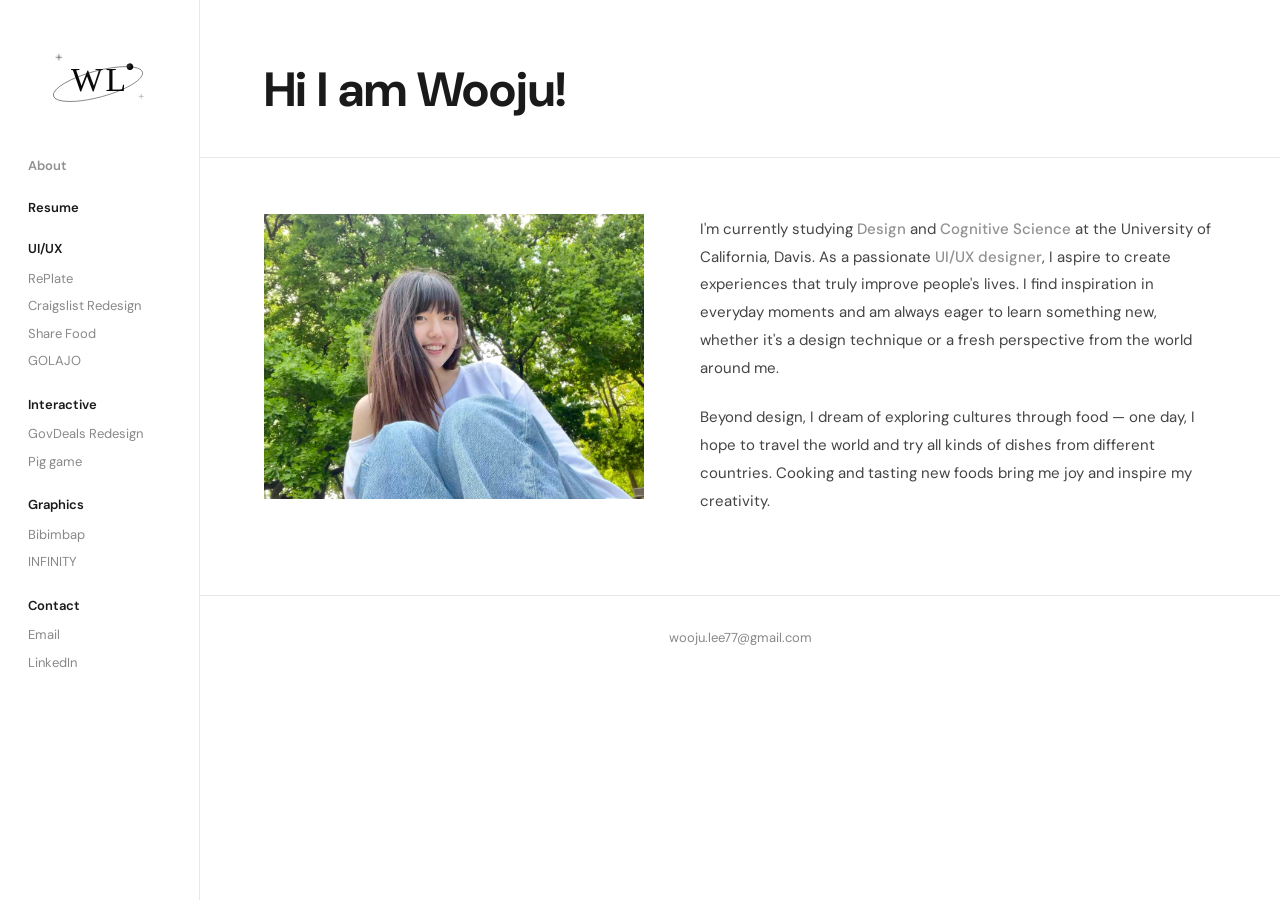
<file: about.html>
<!DOCTYPE html>
<html lang="en">
<head>
  <meta charset="UTF-8" />
  <meta name="viewport" content="width=device-width, initial-scale=1.0" />
  <title>About — Wooju Lee</title>
  <link href="https://fonts.googleapis.com/css2?family=DM+Sans:ital,opsz,wght@0,9..40,300;0,9..40,400;0,9..40,500;0,9..40,600;0,9..40,700;1,9..40,400&display=swap" rel="stylesheet" />
  <link rel="stylesheet" href="style.css" />
</head>
<body>

<!-- ─── SIDEBAR ─────────────────────────────────────────── -->
<aside class="sidebar">
  <div class="sidebar-logo">
    <a href="index.html">
        <svg class="logo-img" viewBox="0 0 340 340" xmlns="http://www.w3.org/2000/svg" style="height:140px;width:auto;">
          <defs>
            <linearGradient id="letterGradA" x1="0" y1="1" x2="1" y2="0">
              <stop offset="0%"   stop-color="#000000"/>
              <stop offset="50%"  stop-color="#0a0a0a"/>
              <stop offset="100%" stop-color="#1a1a1a"/>
            </linearGradient>
            <linearGradient id="orbitGradA" x1="0" y1="0" x2="1" y2="1">
              <stop offset="0%"   stop-color="#111111"/>
              <stop offset="100%" stop-color="#2a2a2a"/>
            </linearGradient>
            <radialGradient id="planetGradA" cx="30%" cy="30%" r="65%">
              <stop offset="0%"   stop-color="#333333"/>
              <stop offset="100%" stop-color="#000000"/>
            </radialGradient>
          </defs>
          <g transform="translate(170,175)">
            <g transform="rotate(-15)">
              <ellipse cx="0" cy="0" rx="112" ry="32" fill="none" stroke="url(#orbitGradA)" stroke-width="1.3" opacity="0.9"/>
              <circle cx="85.8" cy="-20.6" r="8" fill="url(#planetGradA)"/>
            </g>
            <g transform="translate(-95,-65)" opacity="0.85">
              <line x1="0"  y1="-7" x2="0"  y2="7"  stroke="#222222" stroke-width="1.3" stroke-linecap="round"/>
              <line x1="-7" y1="0"  x2="7"  y2="0"  stroke="#222222" stroke-width="1.3" stroke-linecap="round"/>
              <line x1="-4" y1="-4" x2="4"  y2="4"  stroke="#222222" stroke-width="0.6" stroke-linecap="round"/>
              <line x1="4"  y1="-4" x2="-4" y2="4"  stroke="#222222" stroke-width="0.6" stroke-linecap="round"/>
            </g>
            <g transform="translate(105,30)" opacity="0.55">
              <line x1="0"  y1="-5" x2="0"  y2="5"  stroke="#222222" stroke-width="1.1" stroke-linecap="round"/>
              <line x1="-5" y1="0"  x2="5"  y2="0"  stroke="#222222" stroke-width="1.1" stroke-linecap="round"/>
            </g>
            <text x="-28" y="18" font-family="Georgia,serif" font-size="82" font-weight="300" fill="url(#letterGradA)" text-anchor="middle" letter-spacing="-2">W</text>
            <text x="42" y="18" font-family="Georgia,serif" font-size="82" font-weight="300" fill="url(#letterGradA)" text-anchor="middle" letter-spacing="-2">L</text>
          </g>
        </svg>
      </a>
  </div>

  <a href="about.html"  class="nav-standalone active">About</a>
  <a href="resume.html" class="nav-standalone">Resume</a>

  <div class="nav-section">
    <span class="nav-label">UI/UX</span>
    <ul class="nav-links">
      <li><a href="replate.html">RePlate</a></li>
        <li><a href="craigslist.html">Craigslist Redesign</a></li>
        <li><a href="sharefood.html">Share Food</a></li>
        <li><a href="golajo.html">GOLAJO</a></li>
    </ul>
  </div>

  <div class="nav-section">
    <span class="nav-label">Interactive</span>
    <ul class="nav-links">
      <li><a href="govdeals.html">GovDeals Redesign</a></li>
      <li><a href="piggame.html">Pig game</a></li>
    </ul>
  </div>

  <div class="nav-section">
    <span class="nav-label">Graphics</span>
    <ul class="nav-links">
      <li><a href="zine.html">Bibimbap</a></li>
      <li><a href="book.html">INFINITY</a></li>
    </ul>
  </div>

  <div class="nav-section">
    <span class="nav-label">Contact</span>
    <ul class="nav-links">
      <li><a href="mailto:wooju.lee77@gmail.com">Email</a></li>
      <li><a href="https://www.linkedin.com/in/wooju-lee-441898273" target="_blank">LinkedIn</a></li>
    </ul>
  </div>
</aside>

<!-- ─── MOBILE HEADER ─────────────────────────────────────── -->
<header class="mobile-nav">
  <div class="mobile-logo">
    <a href="index.html">
        <svg class="logo-img" viewBox="0 0 340 340" xmlns="http://www.w3.org/2000/svg" style="height:140px;width:auto;">
          <defs>
            <linearGradient id="letterGradA" x1="0" y1="1" x2="1" y2="0">
              <stop offset="0%"   stop-color="#000000"/>
              <stop offset="50%"  stop-color="#0a0a0a"/>
              <stop offset="100%" stop-color="#1a1a1a"/>
            </linearGradient>
            <linearGradient id="orbitGradA" x1="0" y1="0" x2="1" y2="1">
              <stop offset="0%"   stop-color="#111111"/>
              <stop offset="100%" stop-color="#2a2a2a"/>
            </linearGradient>
            <radialGradient id="planetGradA" cx="30%" cy="30%" r="65%">
              <stop offset="0%"   stop-color="#333333"/>
              <stop offset="100%" stop-color="#000000"/>
            </radialGradient>
          </defs>
          <g transform="translate(170,175)">
            <g transform="rotate(-15)">
              <ellipse cx="0" cy="0" rx="112" ry="32" fill="none" stroke="url(#orbitGradA)" stroke-width="1.3" opacity="0.9"/>
              <circle cx="85.8" cy="-20.6" r="8" fill="url(#planetGradA)"/>
            </g>
            <g transform="translate(-95,-65)" opacity="0.85">
              <line x1="0"  y1="-7" x2="0"  y2="7"  stroke="#222222" stroke-width="1.3" stroke-linecap="round"/>
              <line x1="-7" y1="0"  x2="7"  y2="0"  stroke="#222222" stroke-width="1.3" stroke-linecap="round"/>
              <line x1="-4" y1="-4" x2="4"  y2="4"  stroke="#222222" stroke-width="0.6" stroke-linecap="round"/>
              <line x1="4"  y1="-4" x2="-4" y2="4"  stroke="#222222" stroke-width="0.6" stroke-linecap="round"/>
            </g>
            <g transform="translate(105,30)" opacity="0.55">
              <line x1="0"  y1="-5" x2="0"  y2="5"  stroke="#222222" stroke-width="1.1" stroke-linecap="round"/>
              <line x1="-5" y1="0"  x2="5"  y2="0"  stroke="#222222" stroke-width="1.1" stroke-linecap="round"/>
            </g>
            <text x="-28" y="18" font-family="Georgia,serif" font-size="82" font-weight="300" fill="url(#letterGradA)" text-anchor="middle" letter-spacing="-2">W</text>
            <text x="42" y="18" font-family="Georgia,serif" font-size="82" font-weight="300" fill="url(#letterGradA)" text-anchor="middle" letter-spacing="-2">L</text>
          </g>
        </svg>
      </a>
  </div>
  <button class="hamburger" id="menuBtn" aria-label="Open menu">
    <span></span><span></span><span></span>
  </button>
</header>

<div class="mobile-drawer" id="drawer">
  <button class="drawer-close" id="closeDrawer">✕</button>
  <a href="about.html"  class="nav-standalone active" onclick="closeMenu()">About</a>
  <a href="resume.html" class="nav-standalone" onclick="closeMenu()">Resume</a>
  <div class="nav-section">
    <span class="nav-label">UI/UX</span>
    <ul class="nav-links">
      <li><a href="replate.html">RePlate</a></li>
        <li><a href="craigslist.html">Craigslist Redesign</a></li>
        <li><a href="sharefood.html">Share Food</a></li>
        <li><a href="golajo.html">GOLAJO</a></li>
    </ul>
  </div>
  <div class="nav-section">
    <span class="nav-label">Interactive</span>
    <ul class="nav-links">
      <li><a href="govdeals.html" onclick="closeMenu()">GovDeals Redesign</a></li>
      <li><a href="piggame.html" onclick="closeMenu()">Pig game</a></li>
    </ul>
  </div>
  <div class="nav-section">
    <span class="nav-label">Graphics</span>
    <ul class="nav-links">
      <li><a href="zine.html" onclick="closeMenu()">Bibimbap</a></li>
      <li><a href="book.html" onclick="closeMenu()">INFINITY</a></li>
    </ul>
  </div>
  <div class="nav-section">
    <span class="nav-label">Contact</span>
    <ul class="nav-links">
      <li><a href="mailto:wooju.lee77@gmail.com">Email</a></li>
      <li><a href="https://www.linkedin.com/in/wooju-lee-441898273" target="_blank">LinkedIn</a></li>
    </ul>
  </div>
</div>

<!-- ─── ABOUT PAGE CONTENT ───────────────────────────────── -->
<main class="main">

  <div class="about-header">
    <h1>Hi I am Wooju!</h1>
  </div>

  <div class="about-content">

    <div class="about-photo">
      <img src="images/me.jpeg" alt="Wooju Lee" />
    </div>

    <div class="about-bio">
      <p>
        I'm currently studying <a href="#">Design</a> and
        <a href="#">Cognitive Science</a> at the University of California, Davis.
        As a passionate <a href="#">UI/UX designer</a>, I aspire to create
        experiences that truly improve people's lives. I find inspiration in
        everyday moments and am always eager to learn something new, whether
        it's a design technique or a fresh perspective from the world around me.
      </p>
      <p>
        Beyond design, I dream of exploring cultures through food — one day,
        I hope to travel the world and try all kinds of dishes from different
        countries. Cooking and tasting new foods bring me joy and inspire my
        creativity.
      </p>
    </div>

  </div>

  <footer>wooju.lee77@gmail.com</footer>
</main>

<!-- ─── JAVASCRIPT ────────────────────────────────────────── -->
<script>
document.getElementById('menuBtn').addEventListener('click', () =>
  document.getElementById('drawer').classList.add('open'));
document.getElementById('closeDrawer').addEventListener('click', closeMenu);
function closeMenu() { document.getElementById('drawer').classList.remove('open'); }
</script>
</body>
</html>
</file>
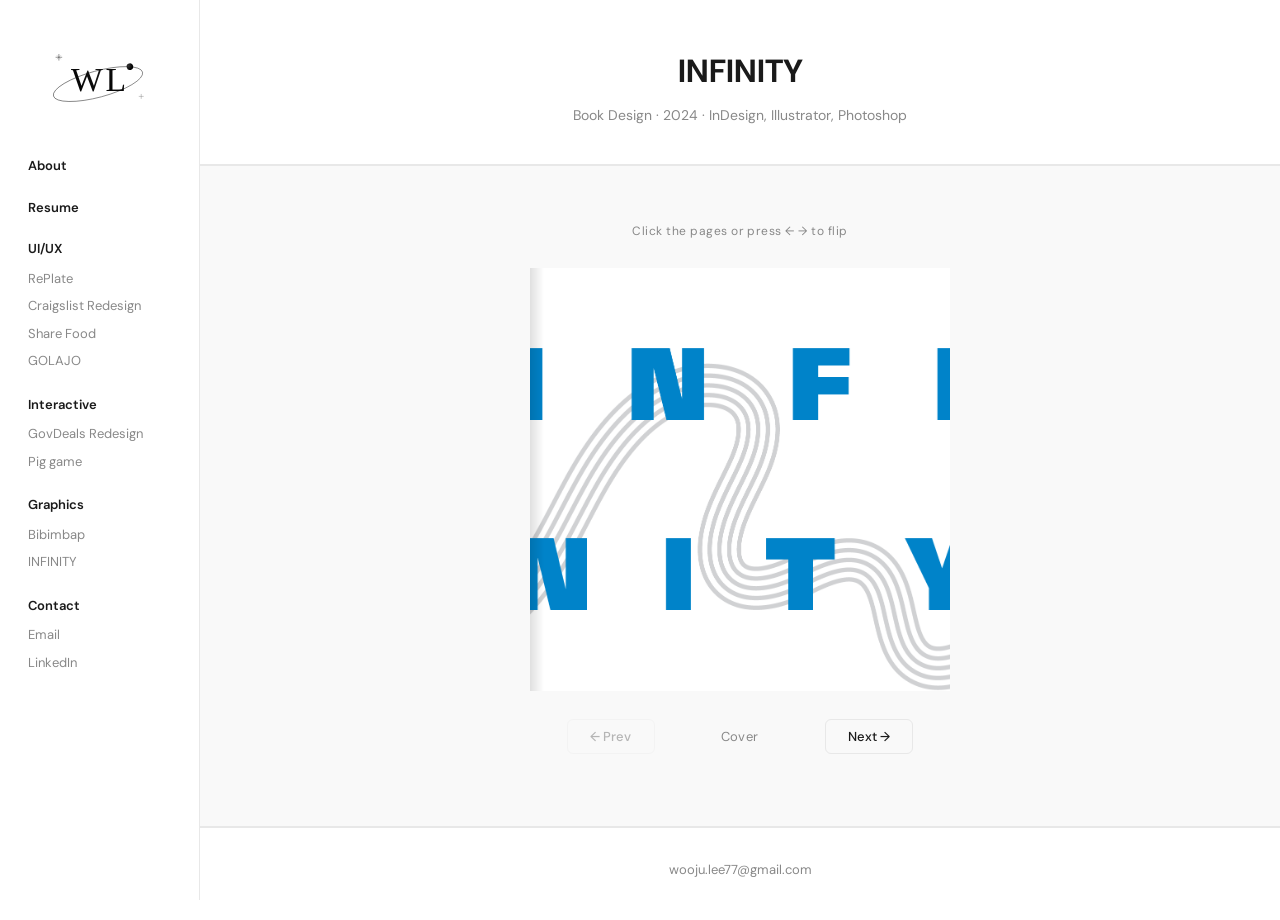
<file: book.html>
<!DOCTYPE html>
<html lang="en">
<head>
  <meta charset="UTF-8" />
  <meta name="viewport" content="width=device-width, initial-scale=1.0" />
  <title>INFINITY — Wooju Lee</title>
  <link href="https://fonts.googleapis.com/css2?family=DM+Sans:ital,opsz,wght@0,9..40,300;0,9..40,400;0,9..40,500;0,9..40,600;0,9..40,700;1,9..40,400&display=swap" rel="stylesheet" />
  <link rel="stylesheet" href="style.css" />
</head>
<body>

<!-- ─── SIDEBAR ─────────────────────────────────────────── -->
<aside class="sidebar">
  <div class="sidebar-logo">
    <a href="index.html">
        <svg class="logo-img" viewBox="0 0 340 340" xmlns="http://www.w3.org/2000/svg" style="height:140px;width:auto;">
          <defs>
            <linearGradient id="letterGradBK" x1="0" y1="1" x2="1" y2="0">
              <stop offset="0%"   stop-color="#000000"/>
              <stop offset="50%"  stop-color="#0a0a0a"/>
              <stop offset="100%" stop-color="#1a1a1a"/>
            </linearGradient>
            <linearGradient id="orbitGradBK" x1="0" y1="0" x2="1" y2="1">
              <stop offset="0%"   stop-color="#111111"/>
              <stop offset="100%" stop-color="#2a2a2a"/>
            </linearGradient>
            <radialGradient id="planetGradBK" cx="30%" cy="30%" r="65%">
              <stop offset="0%"   stop-color="#333333"/>
              <stop offset="100%" stop-color="#000000"/>
            </radialGradient>
          </defs>
          <g transform="translate(170,175)">
            <g transform="rotate(-15)">
              <ellipse cx="0" cy="0" rx="112" ry="32" fill="none" stroke="url(#orbitGradBK)" stroke-width="1.3" opacity="0.9"/>
              <circle cx="85.8" cy="-20.6" r="8" fill="url(#planetGradBK)"/>
            </g>
            <g transform="translate(-95,-65)" opacity="0.85">
              <line x1="0"  y1="-7" x2="0"  y2="7"  stroke="#222222" stroke-width="1.3" stroke-linecap="round"/>
              <line x1="-7" y1="0"  x2="7"  y2="0"  stroke="#222222" stroke-width="1.3" stroke-linecap="round"/>
              <line x1="-4" y1="-4" x2="4"  y2="4"  stroke="#222222" stroke-width="0.6" stroke-linecap="round"/>
              <line x1="4"  y1="-4" x2="-4" y2="4"  stroke="#222222" stroke-width="0.6" stroke-linecap="round"/>
            </g>
            <g transform="translate(105,30)" opacity="0.55">
              <line x1="0"  y1="-5" x2="0"  y2="5"  stroke="#222222" stroke-width="1.1" stroke-linecap="round"/>
              <line x1="-5" y1="0"  x2="5"  y2="0"  stroke="#222222" stroke-width="1.1" stroke-linecap="round"/>
            </g>
            <text x="-28" y="18" font-family="Georgia,serif" font-size="82" font-weight="300" fill="url(#letterGradBK)" text-anchor="middle" letter-spacing="-2">W</text>
            <text x="42" y="18" font-family="Georgia,serif" font-size="82" font-weight="300" fill="url(#letterGradBK)" text-anchor="middle" letter-spacing="-2">L</text>
          </g>
        </svg>
      </a>
  </div>

  <a href="about.html" class="nav-standalone">About</a>
  <a href="resume.html" class="nav-standalone">Resume</a>

  <div class="nav-section">
    <span class="nav-label">UI/UX</span>
    <ul class="nav-links">
      <li><a href="replate.html">RePlate</a></li>
        <li><a href="craigslist.html">Craigslist Redesign</a></li>
        <li><a href="sharefood.html">Share Food</a></li>
        <li><a href="golajo.html">GOLAJO</a></li>
    </ul>
  </div>

  <div class="nav-section">
    <span class="nav-label">Interactive</span>
    <ul class="nav-links">
      <li><a href="govdeals.html">GovDeals Redesign</a></li>
      <li><a href="piggame.html">Pig game</a></li>
    </ul>
  </div>

  <div class="nav-section">
    <span class="nav-label">Graphics</span>
    <ul class="nav-links">
      <li><a href="zine.html">Bibimbap</a></li>
      <li><a href="book.html" class="active">INFINITY</a></li>
    </ul>
  </div>

  <div class="nav-section">
    <span class="nav-label">Contact</span>
    <ul class="nav-links">
      <li><a href="mailto:wooju.lee77@gmail.com">Email</a></li>
      <li><a href="https://www.linkedin.com/in/wooju-lee-441898273" target="_blank">LinkedIn</a></li>
    </ul>
  </div>
</aside>

<!-- ─── MOBILE HEADER ─────────────────────────────────────── -->
<header class="mobile-nav">
  <div class="mobile-logo">
    <a href="index.html">
        <svg class="logo-img" viewBox="0 0 340 340" xmlns="http://www.w3.org/2000/svg" style="height:140px;width:auto;">
          <defs>
            <linearGradient id="letterGradBK" x1="0" y1="1" x2="1" y2="0">
              <stop offset="0%"   stop-color="#000000"/>
              <stop offset="50%"  stop-color="#0a0a0a"/>
              <stop offset="100%" stop-color="#1a1a1a"/>
            </linearGradient>
            <linearGradient id="orbitGradBK" x1="0" y1="0" x2="1" y2="1">
              <stop offset="0%"   stop-color="#111111"/>
              <stop offset="100%" stop-color="#2a2a2a"/>
            </linearGradient>
            <radialGradient id="planetGradBK" cx="30%" cy="30%" r="65%">
              <stop offset="0%"   stop-color="#333333"/>
              <stop offset="100%" stop-color="#000000"/>
            </radialGradient>
          </defs>
          <g transform="translate(170,175)">
            <g transform="rotate(-15)">
              <ellipse cx="0" cy="0" rx="112" ry="32" fill="none" stroke="url(#orbitGradBK)" stroke-width="1.3" opacity="0.9"/>
              <circle cx="85.8" cy="-20.6" r="8" fill="url(#planetGradBK)"/>
            </g>
            <g transform="translate(-95,-65)" opacity="0.85">
              <line x1="0"  y1="-7" x2="0"  y2="7"  stroke="#222222" stroke-width="1.3" stroke-linecap="round"/>
              <line x1="-7" y1="0"  x2="7"  y2="0"  stroke="#222222" stroke-width="1.3" stroke-linecap="round"/>
              <line x1="-4" y1="-4" x2="4"  y2="4"  stroke="#222222" stroke-width="0.6" stroke-linecap="round"/>
              <line x1="4"  y1="-4" x2="-4" y2="4"  stroke="#222222" stroke-width="0.6" stroke-linecap="round"/>
            </g>
            <g transform="translate(105,30)" opacity="0.55">
              <line x1="0"  y1="-5" x2="0"  y2="5"  stroke="#222222" stroke-width="1.1" stroke-linecap="round"/>
              <line x1="-5" y1="0"  x2="5"  y2="0"  stroke="#222222" stroke-width="1.1" stroke-linecap="round"/>
            </g>
            <text x="-28" y="18" font-family="Georgia,serif" font-size="82" font-weight="300" fill="url(#letterGradBK)" text-anchor="middle" letter-spacing="-2">W</text>
            <text x="42" y="18" font-family="Georgia,serif" font-size="82" font-weight="300" fill="url(#letterGradBK)" text-anchor="middle" letter-spacing="-2">L</text>
          </g>
        </svg>
      </a>
  </div>
  <button class="hamburger" id="menuBtn" aria-label="Open menu">
    <span></span><span></span><span></span>
  </button>
</header>

<div class="mobile-drawer" id="drawer">
  <button class="drawer-close" id="closeDrawer">✕</button>
  <a href="about.html" class="nav-standalone" onclick="closeMenu()">About</a>
  <a href="resume.html" class="nav-standalone" onclick="closeMenu()">Resume</a>
  <div class="nav-section">
    <span class="nav-label">UI/UX</span>
    <ul class="nav-links">
      <li><a href="replate.html">RePlate</a></li>
        <li><a href="craigslist.html">Craigslist Redesign</a></li>
        <li><a href="sharefood.html">Share Food</a></li>
        <li><a href="golajo.html">GOLAJO</a></li>
    </ul>
  </div>
  <div class="nav-section">
    <span class="nav-label">Interactive</span>
    <ul class="nav-links">
      <li><a href="govdeals.html" onclick="closeMenu()">GovDeals Redesign</a></li>
      <li><a href="piggame.html" onclick="closeMenu()">Pig game</a></li>
    </ul>
  </div>
  <div class="nav-section">
    <span class="nav-label">Graphics</span>
    <ul class="nav-links">
      <li><a href="zine.html" onclick="closeMenu()">Bibimbap</a></li>
      <li><a href="book.html" onclick="closeMenu()">INFINITY</a></li>
    </ul>
  </div>
  <div class="nav-section">
    <span class="nav-label">Contact</span>
    <ul class="nav-links">
      <li><a href="mailto:wooju.lee77@gmail.com">Email</a></li>
      <li><a href="https://www.linkedin.com/in/wooju-lee-441898273" target="_blank">LinkedIn</a></li>
    </ul>
  </div>
</div>

<!-- ─── MAIN ──────────────────────────────────────────────── -->
<main class="main">

  <div class="proj-header">
    <div class="proj-header-inner">
      <h1>INFINITY</h1>
      <p class="proj-header-sub">Book Design · 2024 · InDesign, Illustrator, Photoshop</p>
    </div>
  </div>

  <!-- ── INTERACTIVE BOOK ──────────────────────────────────── -->
  <section class="infinity-book-section">
    <div class="book-wrapper">

      <p class="book-hint">Click the pages or press ← → to flip</p>

      <div class="book-scene cover-clip-l cover-pos-l">
        <div class="book-clip-wrap" id="bookClipWrap">
        <div class="book" id="book">

          <!-- Spine gradient overlay -->
          <div class="book-spine"></div>

          <!--
            Leaves are ordered bottom → top (first in DOM = bottom of stack).
            Each leaf carries:
              front face = right-side page shown before flipping
              back face  = left-side page shown after flipping
            Leaf 0 is the front-cover leaf (top of stack, last in DOM).
          -->

          <!-- Leaf 7 (bottom) — right: p15 · left after flip: p16 back cover -->
          <div class="page" data-leaf="7">
            <div class="page-front">
              <img src="images/infinity-page15.png" alt="Page 15" />
            </div>
            <div class="page-back">
              <img src="images/infinity-page16.png" alt="Back Cover" />
            </div>
          </div>

          <!-- Leaf 6 — right: p13 · left after flip: p14 -->
          <div class="page" data-leaf="6">
            <div class="page-front">
              <img src="images/infinity-page13.png" alt="Page 13" />
            </div>
            <div class="page-back">
              <img src="images/infinity-page14.png" alt="Page 14" />
            </div>
          </div>

          <!-- Leaf 5 — right: p11 · left after flip: p12 -->
          <div class="page" data-leaf="5">
            <div class="page-front">
              <img src="images/infinity-page11.png" alt="Page 11" />
            </div>
            <div class="page-back">
              <img src="images/infinity-page12.png" alt="Page 12" />
            </div>
          </div>

          <!-- Leaf 4 — right: p9 · left after flip: p10 -->
          <div class="page" data-leaf="4">
            <div class="page-front">
              <img src="images/infinity-page9.png" alt="Page 9" />
            </div>
            <div class="page-back">
              <img src="images/infinity-page10.png" alt="Page 10" />
            </div>
          </div>

          <!-- Leaf 3 — right: p7 · left after flip: p8 -->
          <div class="page" data-leaf="3">
            <div class="page-front">
              <img src="images/infinity-page7.png" alt="Page 7" />
            </div>
            <div class="page-back">
              <img src="images/infinity-page8.png" alt="Page 8" />
            </div>
          </div>

          <!-- Leaf 2 — right: p5 · left after flip: p6 -->
          <div class="page" data-leaf="2">
            <div class="page-front">
              <img src="images/infinity-page5.png" alt="Page 5" />
            </div>
            <div class="page-back">
              <img src="images/infinity-page6.png" alt="Page 6" />
            </div>
          </div>

          <!-- Leaf 1 — right: p3 · left after flip: p4 -->
          <div class="page" data-leaf="1">
            <div class="page-front">
              <img src="images/infinity-page3.png" alt="Page 3" />
            </div>
            <div class="page-back">
              <img src="images/infinity-page4.png" alt="Page 4" />
            </div>
          </div>

          <!-- Leaf 0 (top) — right: front cover · left after flip: p2 -->
          <div class="page" data-leaf="0">
            <div class="page-front">
              <img src="images/infinity-page1.png" alt="Front Cover" />
            </div>
            <div class="page-back">
              <img src="images/infinity-page2.png" alt="Page 2" />
            </div>
          </div>

        </div><!-- /#book -->
        </div><!-- /.book-clip-wrap -->

        <!-- Cover masks: siblings of #book, never inside the 3D context -->
        <div id="bookLeftMask"  class="book-left-mask visible"></div>
        <div id="bookRightMask" class="book-right-mask"></div>

        <!-- Hover navigation zones -->
        <div id="hoverLeft"  class="book-hover-zone book-hover-left  disabled"></div>
        <div id="hoverRight" class="book-hover-zone book-hover-right"></div>

      </div><!-- /.book-scene -->

      <!-- Controls -->
      <div class="book-controls">
        <button class="book-btn" id="prevBtn" disabled>&#8592; Prev</button>
        <span class="book-page-info" id="pageInfo">Cover</span>
        <button class="book-btn" id="nextBtn">Next &#8594;</button>
      </div>

    </div><!-- /.book-wrapper -->
  </section>

  <footer>wooju.lee77@gmail.com</footer>

</main>

<!-- ─── JAVASCRIPT ────────────────────────────────────────── -->
<script src="book.js"></script>
<script>
  document.getElementById('menuBtn').addEventListener('click', () =>
    document.getElementById('drawer').classList.add('open'));
  document.getElementById('closeDrawer').addEventListener('click', closeMenu);
  function closeMenu() { document.getElementById('drawer').classList.remove('open'); }
</script>
</body>
</html>
</file>
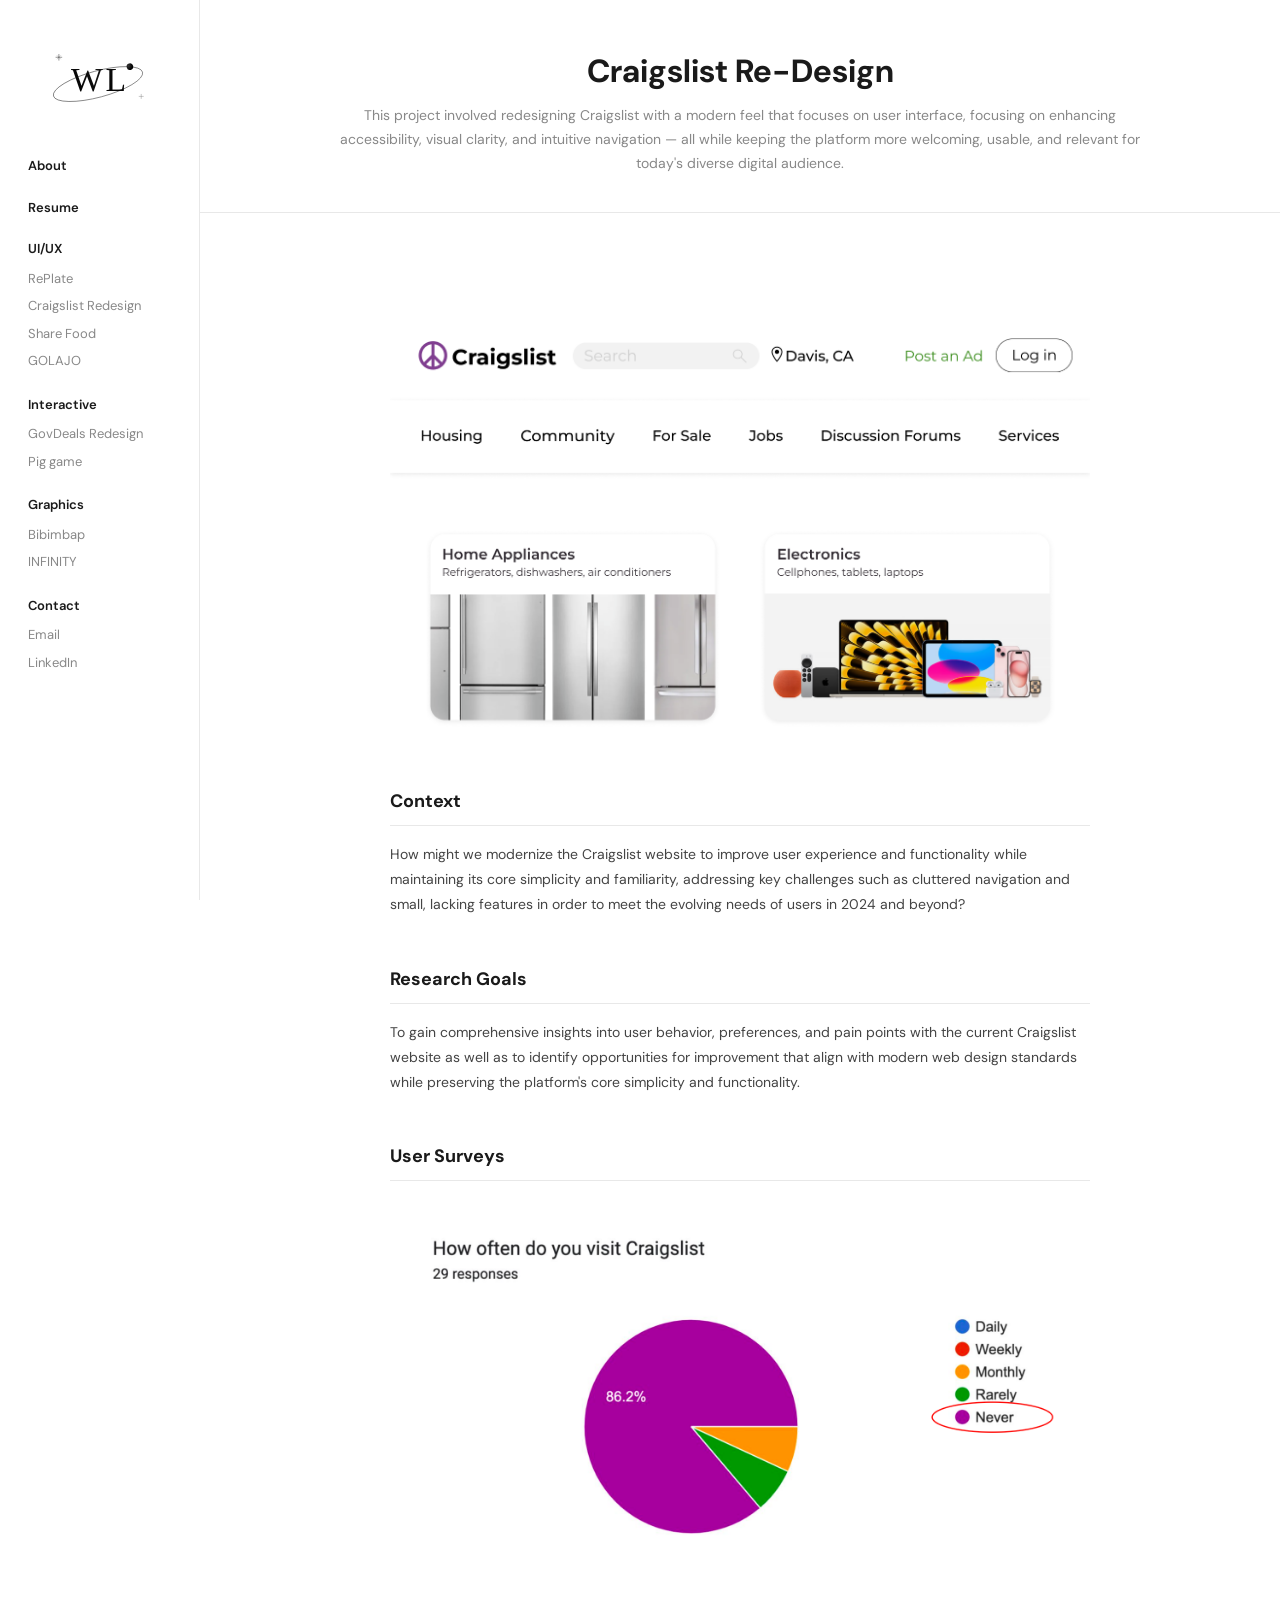
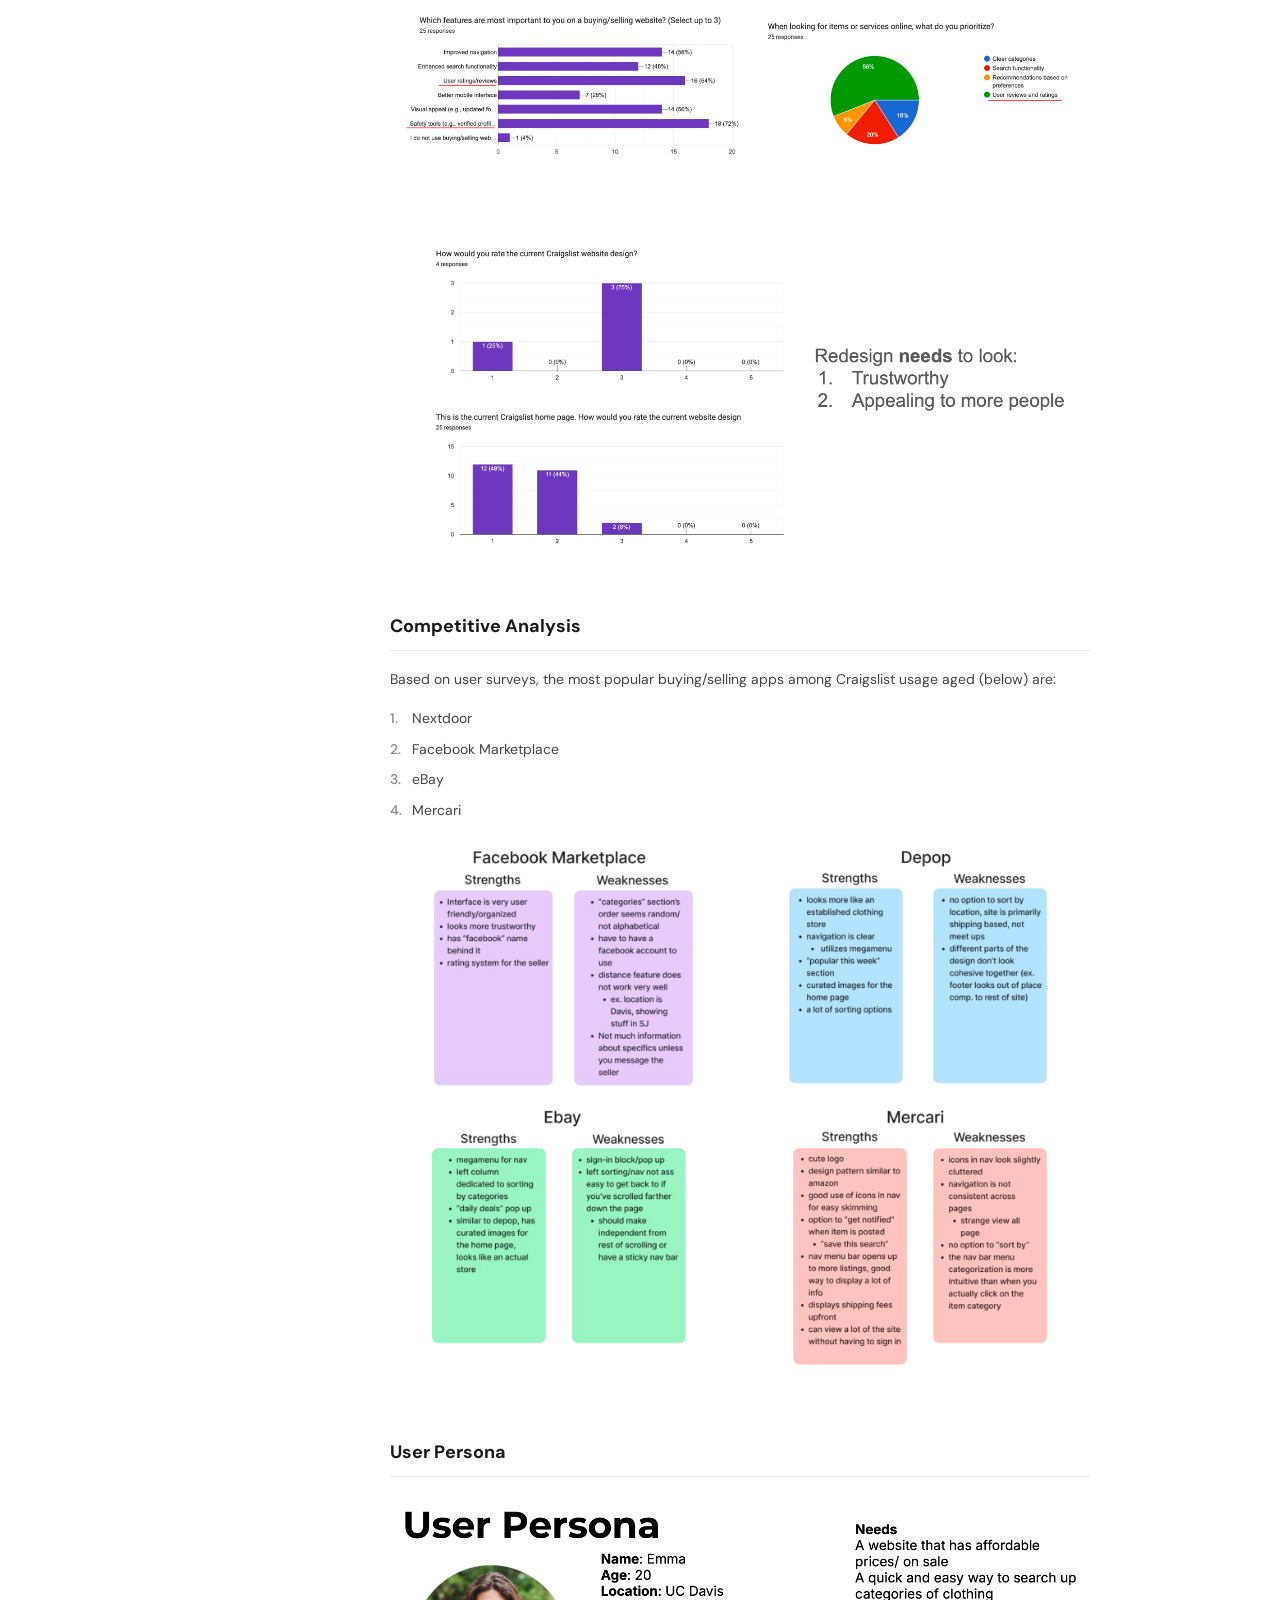
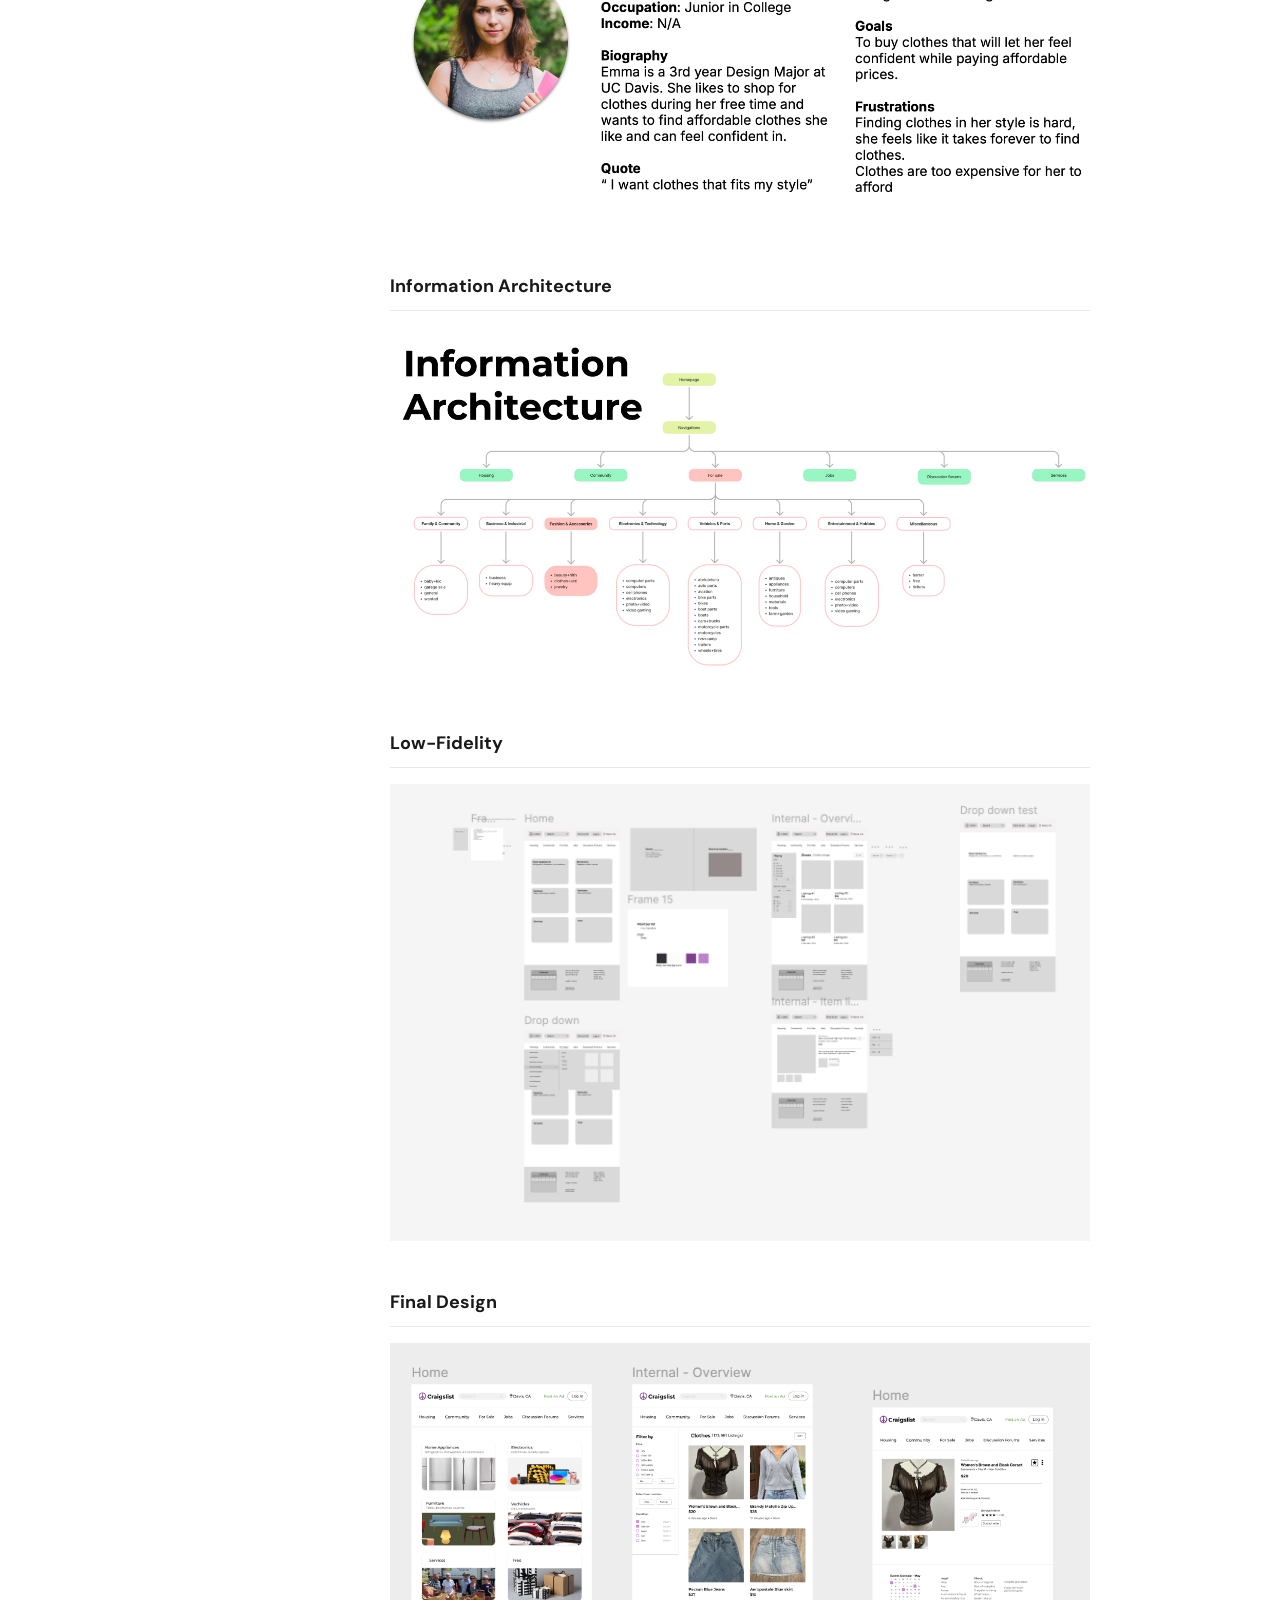
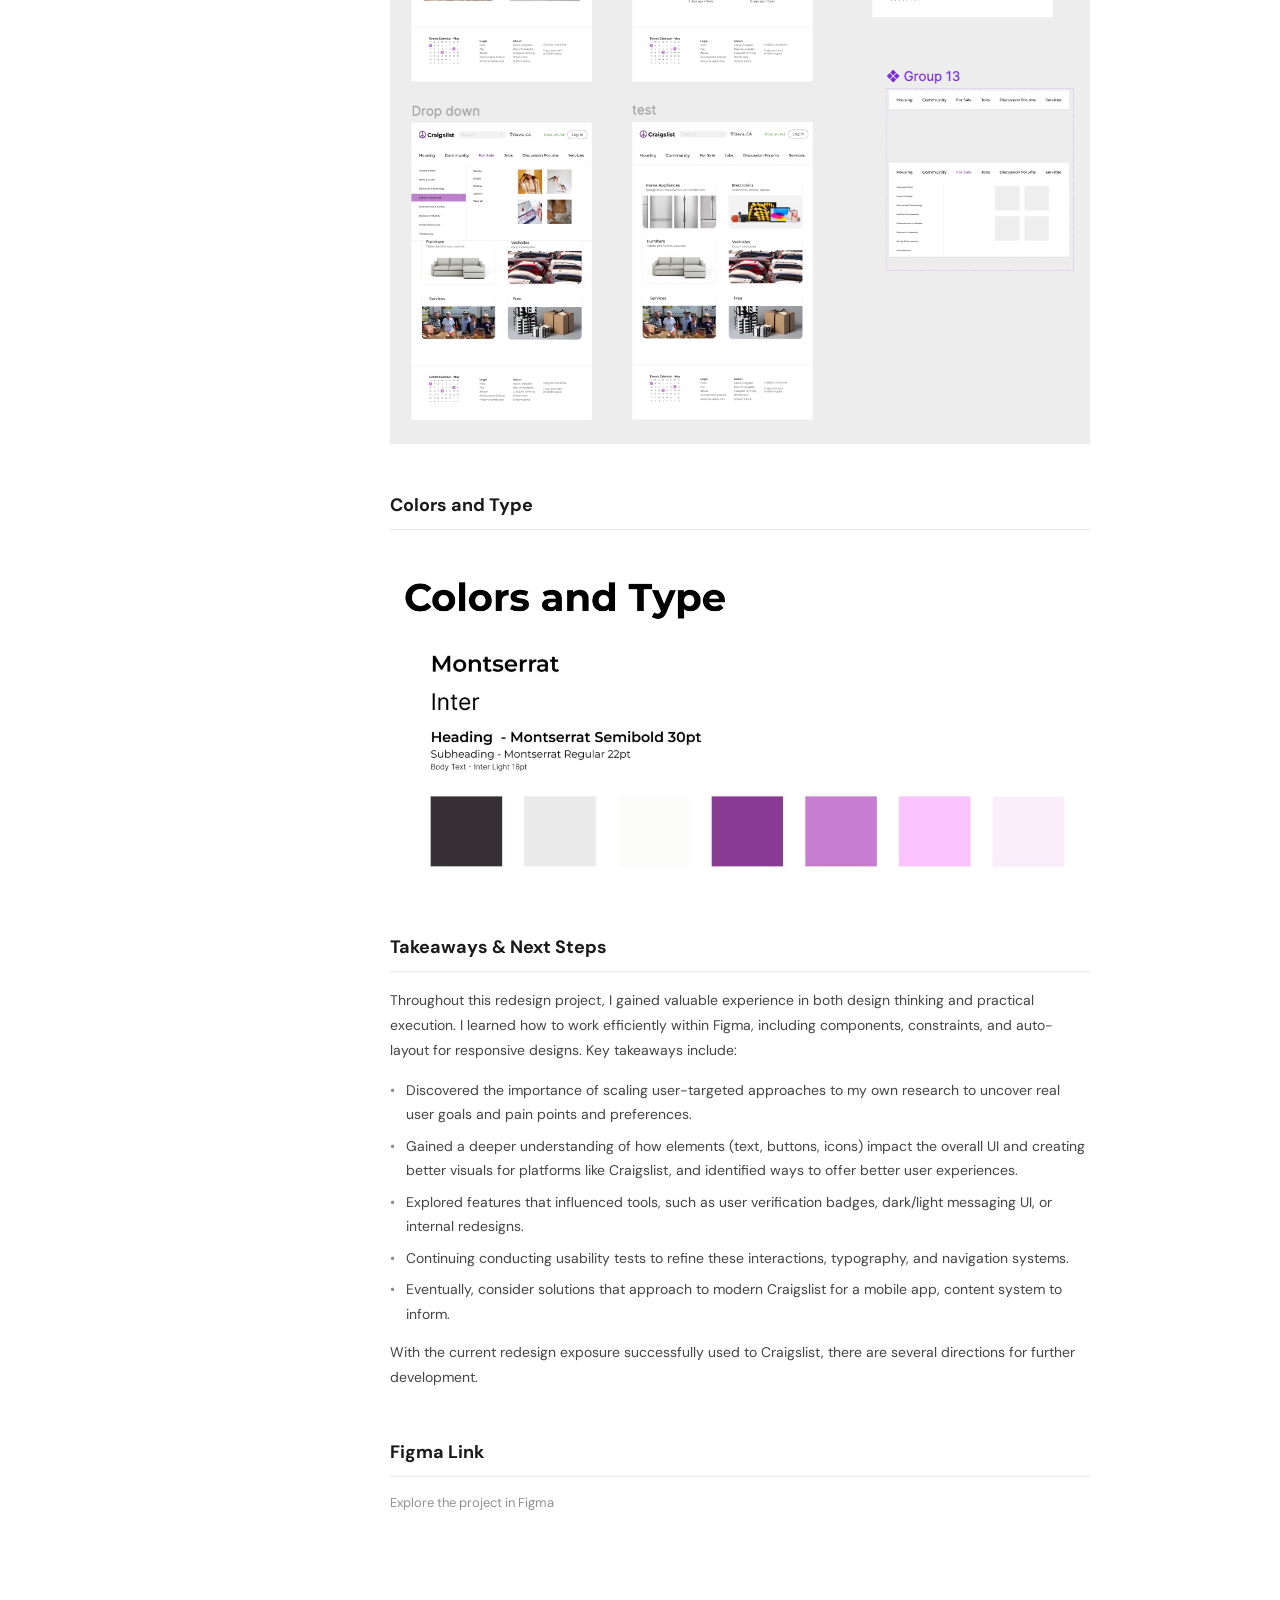
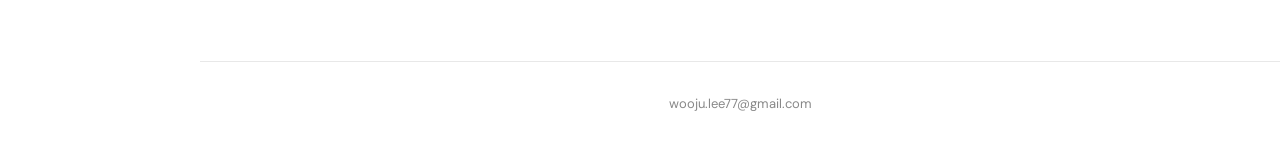
<file: craigslist.html>
<!DOCTYPE html>
<html lang="en">
<head>
  <meta charset="UTF-8" />
  <meta name="viewport" content="width=device-width, initial-scale=1.0" />
  <title>Craigslist Re-Design — Wooju Lee</title>
  <link href="https://fonts.googleapis.com/css2?family=DM+Sans:ital,opsz,wght@0,9..40,300;0,9..40,400;0,9..40,500;0,9..40,600;0,9..40,700;1,9..40,400&display=swap" rel="stylesheet" />
  <link rel="stylesheet" href="style.css" />
</head>
<body>

<!-- ─── SIDEBAR ─────────────────────────────────────────── -->
<aside class="sidebar">
  <div class="sidebar-logo">
    <a href="index.html">
        <svg class="logo-img" viewBox="0 0 340 340" xmlns="http://www.w3.org/2000/svg" style="height:140px;width:auto;">
          <defs>
            <linearGradient id="letterGradCL" x1="0" y1="1" x2="1" y2="0">
              <stop offset="0%"   stop-color="#000000"/>
              <stop offset="50%"  stop-color="#0a0a0a"/>
              <stop offset="100%" stop-color="#1a1a1a"/>
            </linearGradient>
            <linearGradient id="orbitGradCL" x1="0" y1="0" x2="1" y2="1">
              <stop offset="0%"   stop-color="#111111"/>
              <stop offset="100%" stop-color="#2a2a2a"/>
            </linearGradient>
            <radialGradient id="planetGradCL" cx="30%" cy="30%" r="65%">
              <stop offset="0%"   stop-color="#333333"/>
              <stop offset="100%" stop-color="#000000"/>
            </radialGradient>
          </defs>
          <g transform="translate(170,175)">
            <g transform="rotate(-15)">
              <ellipse cx="0" cy="0" rx="112" ry="32" fill="none" stroke="url(#orbitGradCL)" stroke-width="1.3" opacity="0.9"/>
              <circle cx="85.8" cy="-20.6" r="8" fill="url(#planetGradCL)"/>
            </g>
            <g transform="translate(-95,-65)" opacity="0.85">
              <line x1="0"  y1="-7" x2="0"  y2="7"  stroke="#222222" stroke-width="1.3" stroke-linecap="round"/>
              <line x1="-7" y1="0"  x2="7"  y2="0"  stroke="#222222" stroke-width="1.3" stroke-linecap="round"/>
              <line x1="-4" y1="-4" x2="4"  y2="4"  stroke="#222222" stroke-width="0.6" stroke-linecap="round"/>
              <line x1="4"  y1="-4" x2="-4" y2="4"  stroke="#222222" stroke-width="0.6" stroke-linecap="round"/>
            </g>
            <g transform="translate(105,30)" opacity="0.55">
              <line x1="0"  y1="-5" x2="0"  y2="5"  stroke="#222222" stroke-width="1.1" stroke-linecap="round"/>
              <line x1="-5" y1="0"  x2="5"  y2="0"  stroke="#222222" stroke-width="1.1" stroke-linecap="round"/>
            </g>
            <text x="-28" y="18" font-family="Georgia,serif" font-size="82" font-weight="300" fill="url(#letterGradCL)" text-anchor="middle" letter-spacing="-2">W</text>
            <text x="42" y="18" font-family="Georgia,serif" font-size="82" font-weight="300" fill="url(#letterGradCL)" text-anchor="middle" letter-spacing="-2">L</text>
          </g>
        </svg>
      </a>
  </div>

  <a href="about.html"  class="nav-standalone">About</a>
  <a href="resume.html" class="nav-standalone">Resume</a>

  <div class="nav-section">
    <span class="nav-label">UI/UX</span>
    <ul class="nav-links">
      <li><a href="replate.html">RePlate</a></li>
        <li><a href="craigslist.html">Craigslist Redesign</a></li>
        <li><a href="sharefood.html">Share Food</a></li>
        <li><a href="golajo.html">GOLAJO</a></li>
    </ul>
  </div>

  <div class="nav-section">
    <span class="nav-label">Interactive</span>
    <ul class="nav-links">
      <li><a href="govdeals.html">GovDeals Redesign</a></li>
      <li><a href="piggame.html">Pig game</a></li>
    </ul>
  </div>

  <div class="nav-section">
    <span class="nav-label">Graphics</span>
    <ul class="nav-links">
      <li><a href="zine.html">Bibimbap</a></li>
      <li><a href="book.html">INFINITY</a></li>
    </ul>
  </div>

  <div class="nav-section">
    <span class="nav-label">Contact</span>
    <ul class="nav-links">
      <li><a href="mailto:wooju.lee77@gmail.com">Email</a></li>
      <li><a href="https://www.linkedin.com/in/wooju-lee-441898273" target="_blank">LinkedIn</a></li>
    </ul>
  </div>
</aside>

<!-- ─── MOBILE HEADER ─────────────────────────────────────── -->
<header class="mobile-nav">
  <div class="mobile-logo">
    <a href="index.html">
        <svg class="logo-img" viewBox="0 0 340 340" xmlns="http://www.w3.org/2000/svg" style="height:140px;width:auto;">
          <defs>
            <linearGradient id="letterGradCL" x1="0" y1="1" x2="1" y2="0">
              <stop offset="0%"   stop-color="#000000"/>
              <stop offset="50%"  stop-color="#0a0a0a"/>
              <stop offset="100%" stop-color="#1a1a1a"/>
            </linearGradient>
            <linearGradient id="orbitGradCL" x1="0" y1="0" x2="1" y2="1">
              <stop offset="0%"   stop-color="#111111"/>
              <stop offset="100%" stop-color="#2a2a2a"/>
            </linearGradient>
            <radialGradient id="planetGradCL" cx="30%" cy="30%" r="65%">
              <stop offset="0%"   stop-color="#333333"/>
              <stop offset="100%" stop-color="#000000"/>
            </radialGradient>
          </defs>
          <g transform="translate(170,175)">
            <g transform="rotate(-15)">
              <ellipse cx="0" cy="0" rx="112" ry="32" fill="none" stroke="url(#orbitGradCL)" stroke-width="1.3" opacity="0.9"/>
              <circle cx="85.8" cy="-20.6" r="8" fill="url(#planetGradCL)"/>
            </g>
            <g transform="translate(-95,-65)" opacity="0.85">
              <line x1="0"  y1="-7" x2="0"  y2="7"  stroke="#222222" stroke-width="1.3" stroke-linecap="round"/>
              <line x1="-7" y1="0"  x2="7"  y2="0"  stroke="#222222" stroke-width="1.3" stroke-linecap="round"/>
              <line x1="-4" y1="-4" x2="4"  y2="4"  stroke="#222222" stroke-width="0.6" stroke-linecap="round"/>
              <line x1="4"  y1="-4" x2="-4" y2="4"  stroke="#222222" stroke-width="0.6" stroke-linecap="round"/>
            </g>
            <g transform="translate(105,30)" opacity="0.55">
              <line x1="0"  y1="-5" x2="0"  y2="5"  stroke="#222222" stroke-width="1.1" stroke-linecap="round"/>
              <line x1="-5" y1="0"  x2="5"  y2="0"  stroke="#222222" stroke-width="1.1" stroke-linecap="round"/>
            </g>
            <text x="-28" y="18" font-family="Georgia,serif" font-size="82" font-weight="300" fill="url(#letterGradCL)" text-anchor="middle" letter-spacing="-2">W</text>
            <text x="42" y="18" font-family="Georgia,serif" font-size="82" font-weight="300" fill="url(#letterGradCL)" text-anchor="middle" letter-spacing="-2">L</text>
          </g>
        </svg>
      </a>
  </div>
  <button class="hamburger" id="menuBtn" aria-label="Open menu">
    <span></span><span></span><span></span>
  </button>
</header>

<div class="mobile-drawer" id="drawer">
  <button class="drawer-close" id="closeDrawer">✕</button>
  <a href="about.html"  class="nav-standalone" onclick="closeMenu()">About</a>
  <a href="resume.html" class="nav-standalone" onclick="closeMenu()">Resume</a>
  <div class="nav-section">
    <span class="nav-label">UI/UX</span>
    <ul class="nav-links">
      <li><a href="replate.html">RePlate</a></li>
        <li><a href="craigslist.html">Craigslist Redesign</a></li>
        <li><a href="sharefood.html">Share Food</a></li>
        <li><a href="golajo.html">GOLAJO</a></li>
    </ul>
  </div>
  <div class="nav-section">
    <span class="nav-label">Interactive</span>
    <ul class="nav-links">
      <li><a href="govdeals.html" onclick="closeMenu()">GovDeals Redesign</a></li>
      <li><a href="piggame.html" onclick="closeMenu()">Pig game</a></li>
    </ul>
  </div>
  <div class="nav-section">
    <span class="nav-label">Graphics</span>
    <ul class="nav-links">
      <li><a href="zine.html" onclick="closeMenu()">Bibimbap</a></li>
      <li><a href="book.html" onclick="closeMenu()">INFINITY</a></li>
    </ul>
  </div>
  <div class="nav-section">
    <span class="nav-label">Contact</span>
    <ul class="nav-links">
      <li><a href="mailto:wooju.lee77@gmail.com">Email</a></li>
      <li><a href="https://www.linkedin.com/in/wooju-lee-441898273" target="_blank">LinkedIn</a></li>
    </ul>
  </div>
</div>


<!-- ═══════════════════════════════════════════════════════
     PAGE CONTENT
════════════════════════════════════════════════════════ -->
<main class="main">

  <!-- ── Page Header ──────────────────────────────────────── -->
  <div class="proj-header">
    <div class="proj-header-inner">
      <h1>Craigslist Re-Design</h1>
      <p class="proj-header-sub">
        This project involved redesigning Craigslist with a modern feel that focuses on user interface, focusing on
        enhancing accessibility, visual clarity, and intuitive navigation — all while keeping the platform 
        more welcoming, usable, and relevant for today's diverse digital audience.
      </p>
    </div>
  </div>

  <!-- ── All content inside .proj-body for consistent max-width + centering ── -->
  <div class="proj-body">

    <!-- ── Hero Image ─────────────────────────────────────── -->
    <div class="proj-hero">
      <img src="images/craigslist-home.png" alt="Craigslist Redesign hero" />
    </div>


    <!-- ══════════════════════════════════════════════════════
         CONTEXT
    ═══════════════════════════════════════════════════════ -->
    <section class="proj-section">
      <h2 class="proj-h2">Context</h2>
      <p class="proj-p">
        How might we modernize the Craigslist website to improve user experience and functionality while maintaining
        its core simplicity and familiarity, addressing key challenges such as cluttered navigation and small, lacking
        features in order to meet the evolving needs of users in 2024 and beyond?
      </p>
    </section>


    <!-- ══════════════════════════════════════════════════════
         RESEARCH GOALS
    ═══════════════════════════════════════════════════════ -->
    <section class="proj-section">
      <h2 class="proj-h2">Research Goals</h2>
      <p class="proj-p">
        To gain comprehensive insights into user behavior, preferences, and pain points with the current Craigslist
        website as well as to identify opportunities for improvement that align with modern web design standards
        while preserving the platform's core simplicity and functionality.
      </p>
    </section>


    <!-- ══════════════════════════════════════════════════════
         USER SURVEYS
         Three images stacked vertically, each full column width
    ═══════════════════════════════════════════════════════ -->
    <section class="proj-section">
      <h2 class="proj-h2">User Surveys</h2>
      <div class="proj-survey-stack">
        <img src="images/craigslist-usersurvey.png"  alt="User survey charts 1" />
        <img src="images/craigslist-usersurvey2.png" alt="User survey charts 2" />
        <img src="images/craigslist-usersurvey3.png" alt="User survey charts 3" />
      </div>
    </section>


    <!-- ══════════════════════════════════════════════════════
         COMPETITIVE ANALYSIS
    ═══════════════════════════════════════════════════════ -->
    <section class="proj-section">
      <h2 class="proj-h2">Competitive Analysis</h2>
      <p class="proj-p">
        Based on user surveys, the most popular buying/selling apps among Craigslist usage aged (below) are:
      </p>
      <ol class="proj-ol">
        <li>Nextdoor</li>
        <li>Facebook Marketplace</li>
        <li>eBay</li>
        <li>Mercari</li>
      </ol>
      <div class="proj-img-wrap">
        <img src="images/craigslist-competitive.png" alt="Competitive analysis" />
      </div>
    </section>


    <!-- ══════════════════════════════════════════════════════
         USER PERSONA
    ═══════════════════════════════════════════════════════ -->
    <section class="proj-section">
      <h2 class="proj-h2">User Persona</h2>
      <div class="proj-img-wrap">
        <img src="images/craigslist-userpersona.png" alt="User persona" />
      </div>
    </section>


    <!-- ══════════════════════════════════════════════════════
         INFORMATION ARCHITECTURE
    ═══════════════════════════════════════════════════════ -->
    <section class="proj-section">
      <h2 class="proj-h2">Information Architecture</h2>
      <div class="proj-img-wrap">
        <img src="images/craigslist-information-architecture.png" alt="Information architecture diagram" />
      </div>
    </section>


    <!-- ══════════════════════════════════════════════════════
         LOW-FIDELITY
    ═══════════════════════════════════════════════════════ -->
    <section class="proj-section">
      <h2 class="proj-h2">Low-Fidelity</h2>
      <div class="proj-img-wrap">
        <img src="images/craigslist-lowfi.png" alt="Low-fidelity wireframes" />
      </div>
    </section>


    <!-- ══════════════════════════════════════════════════════
         FINAL DESIGN
    ═══════════════════════════════════════════════════════ -->
    <section class="proj-section">
      <h2 class="proj-h2">Final Design</h2>
      <div class="proj-img-wrap">
        <img src="images/craigslist-hifi.png" alt="Final design screens" />
      </div>
    </section>


    <!-- ══════════════════════════════════════════════════════
         COLORS AND TYPE
    ═══════════════════════════════════════════════════════ -->
    <section class="proj-section">
      <h2 class="proj-h2">Colors and Type</h2>
      <div class="proj-img-wrap">
        <img src="images/craigslist-color.png" alt="Colors and type" />
      </div>
    </section>


    <!-- ══════════════════════════════════════════════════════
         TAKEAWAYS & NEXT STEPS
    ═══════════════════════════════════════════════════════ -->
    <section class="proj-section">
      <h2 class="proj-h2">Takeaways &amp; Next Steps</h2>
      <p class="proj-p">
        Throughout this redesign project, I gained valuable experience in both design thinking and practical execution.
        I learned how to work efficiently within Figma, including components, constraints, and auto-layout for
        responsive designs. Key takeaways include:
      </p>
      <ul class="proj-list">
        <li>Discovered the importance of scaling user-targeted approaches to my own research to uncover real user goals and pain points and preferences.</li>
        <li>Gained a deeper understanding of how elements (text, buttons, icons) impact the overall UI and creating better visuals for platforms like Craigslist, and identified ways to offer better user experiences.</li>
        <li>Explored features that influenced tools, such as user verification badges, dark/light messaging UI, or internal redesigns.</li>
        <li>Continuing conducting usability tests to refine these interactions, typography, and navigation systems.</li>
        <li>Eventually, consider solutions that approach to modern Craigslist for a mobile app, content system to inform.</li>
      </ul>
      <p class="proj-p" style="margin-top:8px;">
        With the current redesign exposure successfully used to Craigslist, there are several directions for further development.
      </p>
    </section>


    <!-- ══════════════════════════════════════════════════════
         FIGMA LINK
    ═══════════════════════════════════════════════════════ -->
    <section class="proj-section">
      <h2 class="proj-h2">Figma Link</h2>
      <p class="proj-link">
       <a href="https://www.figma.com/design/CevelI0B3xd9uuKnpzzuW0/DI-Project?node-id=30-401&t=66IBZBFJSb8dwOtl-1" target="_blank">Explore the project in Figma</a>
      </p>
    </section>

  </div><!-- /proj-body -->

  <footer>wooju.lee77@gmail.com</footer>
</main>


<!-- ─── JAVASCRIPT ────────────────────────────────────────── -->
<script>
document.getElementById('menuBtn').addEventListener('click', () =>
  document.getElementById('drawer').classList.add('open'));
document.getElementById('closeDrawer').addEventListener('click', closeMenu);
function closeMenu() { document.getElementById('drawer').classList.remove('open'); }
</script>
</body>
</html>
</file>
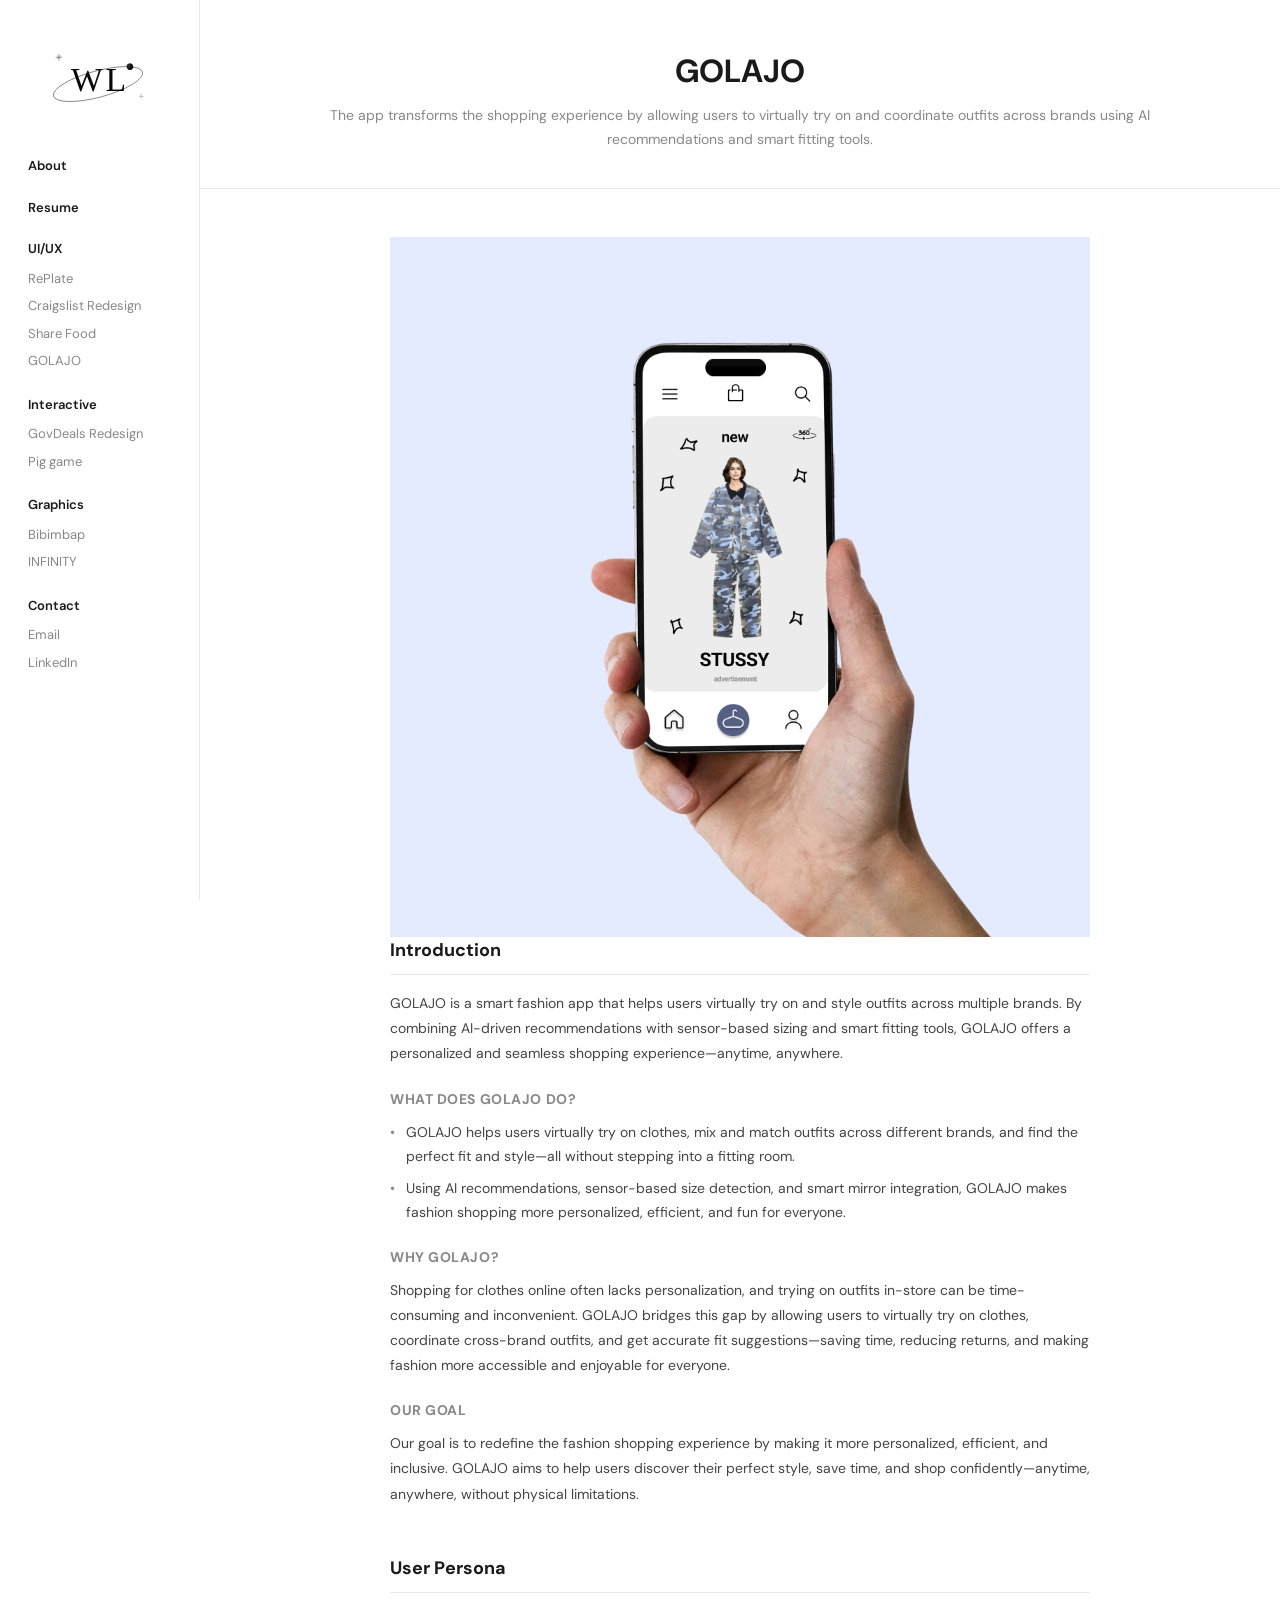
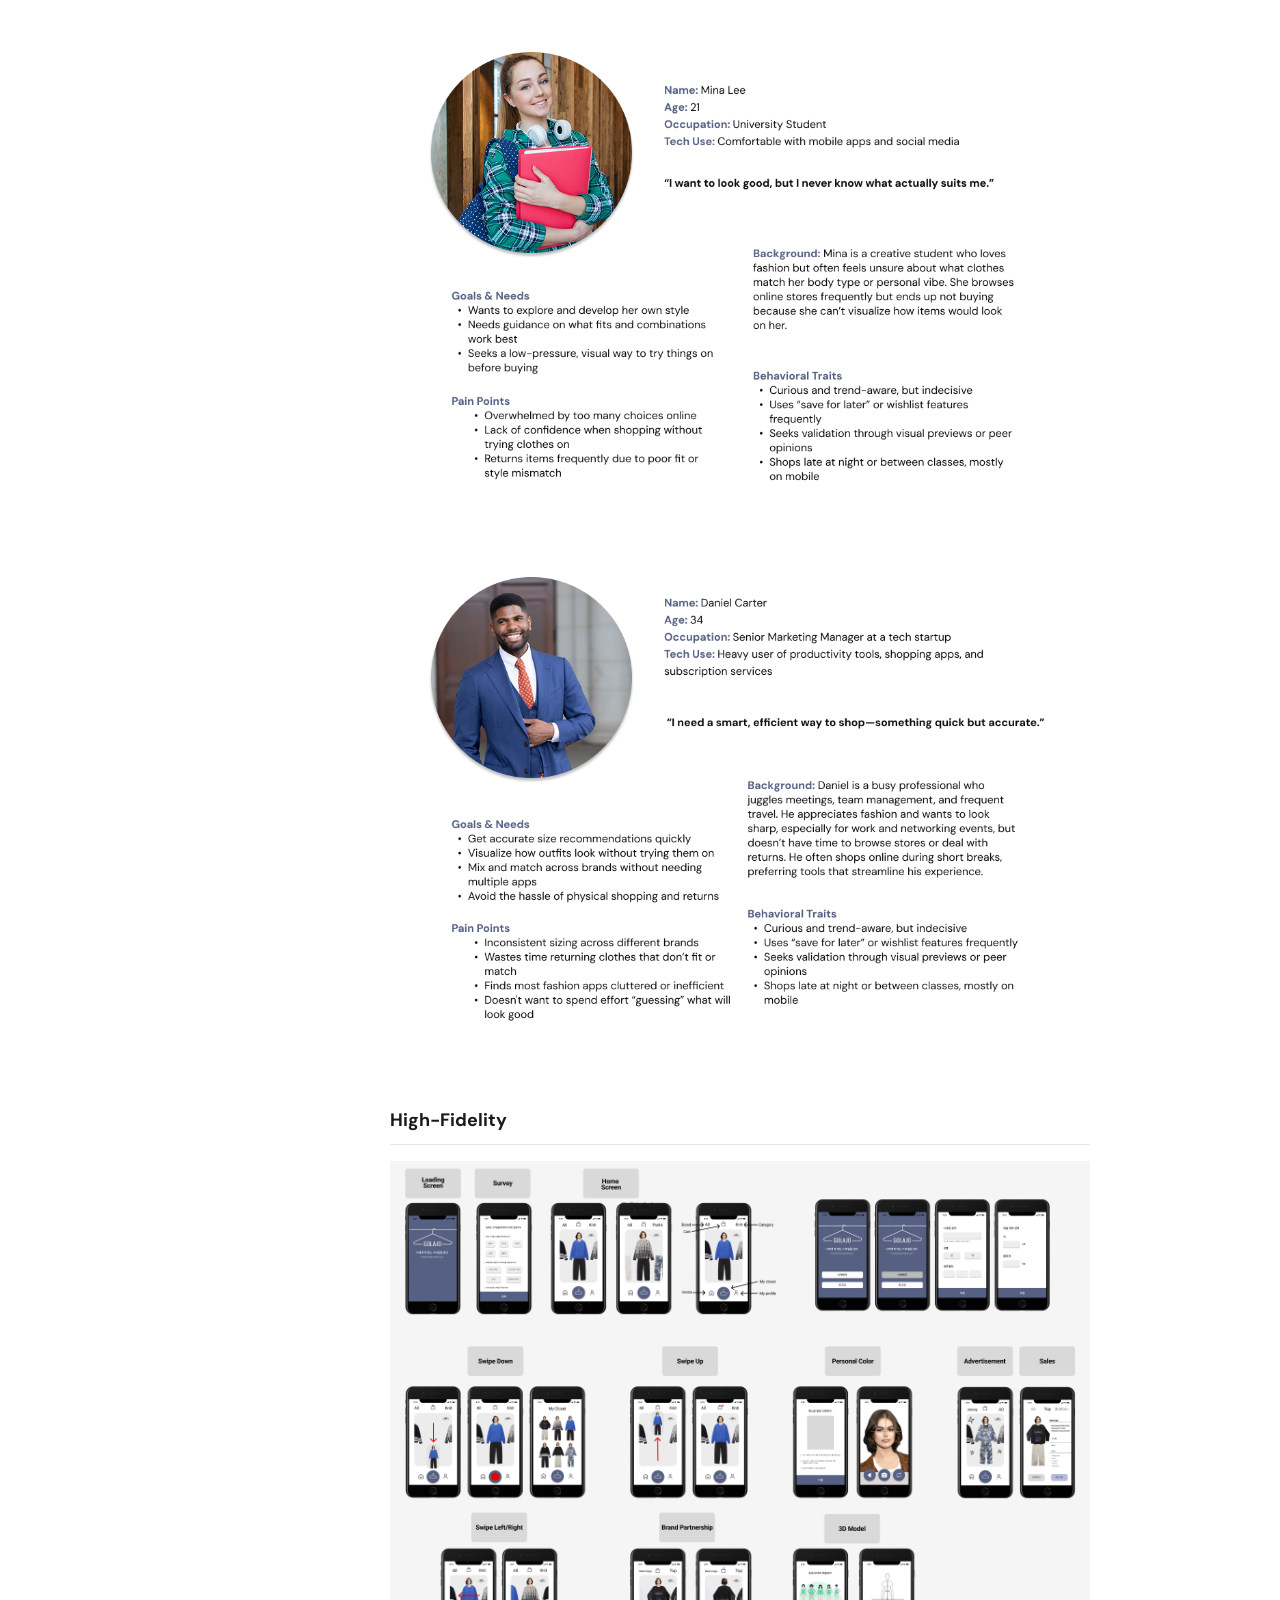
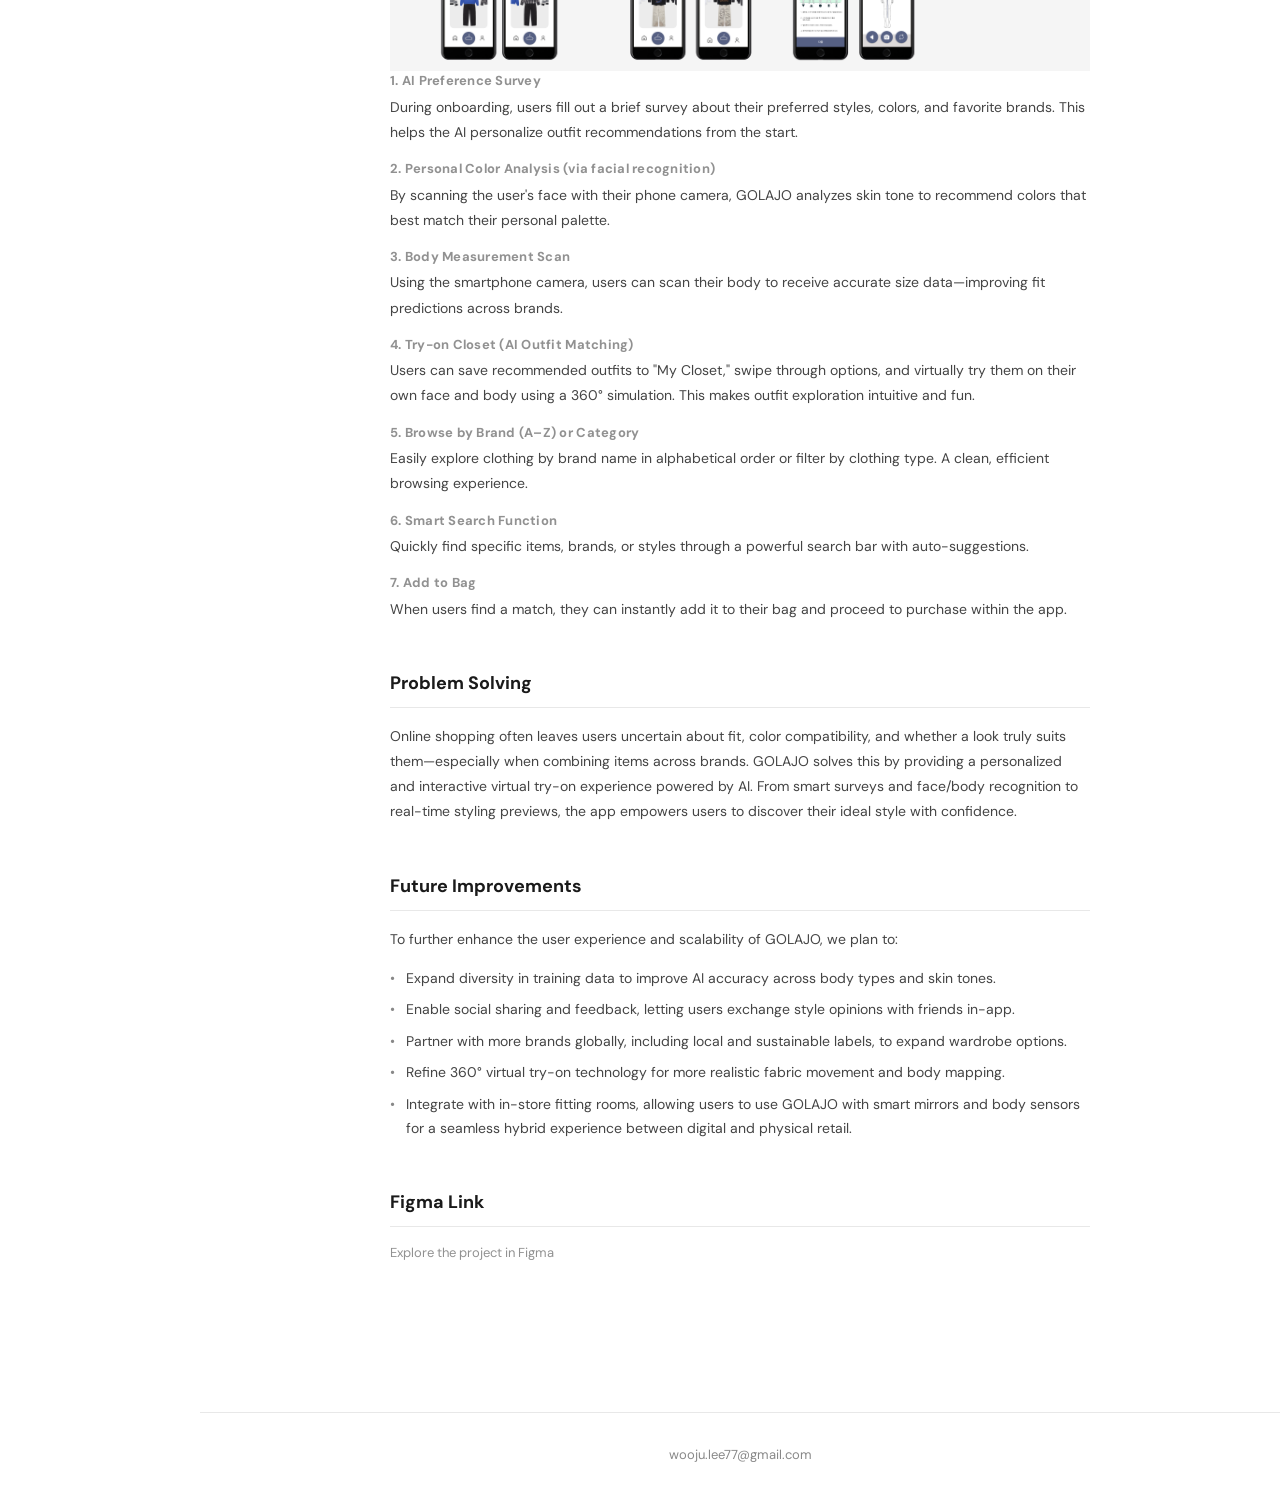
<file: golajo.html>
<!DOCTYPE html>
<html lang="en">

<head>
    <meta charset="UTF-8" />
    <meta name="viewport" content="width=device-width, initial-scale=1.0" />
    <title>GOLAJO — Wooju Lee</title>
    <link
        href="https://fonts.googleapis.com/css2?family=DM+Sans:ital,opsz,wght@0,9..40,300;0,9..40,400;0,9..40,500;0,9..40,600;0,9..40,700;1,9..40,400&display=swap"
        rel="stylesheet" />
    <link rel="stylesheet" href="style.css" />
</head>

<body>

    <!-- ─── SIDEBAR ─────────────────────────────────────────── -->
    <aside class="sidebar">
        <div class="sidebar-logo">
            <a href="index.html">
        <svg class="logo-img" viewBox="0 0 340 340" xmlns="http://www.w3.org/2000/svg" style="height:140px;width:auto;">
          <defs>
            <linearGradient id="letterGradGL" x1="0" y1="1" x2="1" y2="0">
              <stop offset="0%"   stop-color="#000000"/>
              <stop offset="50%"  stop-color="#0a0a0a"/>
              <stop offset="100%" stop-color="#1a1a1a"/>
            </linearGradient>
            <linearGradient id="orbitGradGL" x1="0" y1="0" x2="1" y2="1">
              <stop offset="0%"   stop-color="#111111"/>
              <stop offset="100%" stop-color="#2a2a2a"/>
            </linearGradient>
            <radialGradient id="planetGradGL" cx="30%" cy="30%" r="65%">
              <stop offset="0%"   stop-color="#333333"/>
              <stop offset="100%" stop-color="#000000"/>
            </radialGradient>
          </defs>
          <g transform="translate(170,175)">
            <g transform="rotate(-15)">
              <ellipse cx="0" cy="0" rx="112" ry="32" fill="none" stroke="url(#orbitGradGL)" stroke-width="1.3" opacity="0.9"/>
              <circle cx="85.8" cy="-20.6" r="8" fill="url(#planetGradGL)"/>
            </g>
            <g transform="translate(-95,-65)" opacity="0.85">
              <line x1="0"  y1="-7" x2="0"  y2="7"  stroke="#222222" stroke-width="1.3" stroke-linecap="round"/>
              <line x1="-7" y1="0"  x2="7"  y2="0"  stroke="#222222" stroke-width="1.3" stroke-linecap="round"/>
              <line x1="-4" y1="-4" x2="4"  y2="4"  stroke="#222222" stroke-width="0.6" stroke-linecap="round"/>
              <line x1="4"  y1="-4" x2="-4" y2="4"  stroke="#222222" stroke-width="0.6" stroke-linecap="round"/>
            </g>
            <g transform="translate(105,30)" opacity="0.55">
              <line x1="0"  y1="-5" x2="0"  y2="5"  stroke="#222222" stroke-width="1.1" stroke-linecap="round"/>
              <line x1="-5" y1="0"  x2="5"  y2="0"  stroke="#222222" stroke-width="1.1" stroke-linecap="round"/>
            </g>
            <text x="-28" y="18" font-family="Georgia,serif" font-size="82" font-weight="300" fill="url(#letterGradGL)" text-anchor="middle" letter-spacing="-2">W</text>
            <text x="42" y="18" font-family="Georgia,serif" font-size="82" font-weight="300" fill="url(#letterGradGL)" text-anchor="middle" letter-spacing="-2">L</text>
          </g>
        </svg>
      </a>
        </div>

        <a href="about.html" class="nav-standalone">About</a>
        <a href="resume.html" class="nav-standalone">Resume</a>

        <div class="nav-section">
            <span class="nav-label">UI/UX</span>
            <ul class="nav-links">
                <li><a href="replate.html">RePlate</a></li>
        <li><a href="craigslist.html">Craigslist Redesign</a></li>
        <li><a href="sharefood.html">Share Food</a></li>
        <li><a href="golajo.html">GOLAJO</a></li>
            </ul>
        </div>

        <div class="nav-section">
            <span class="nav-label">Interactive</span>
            <ul class="nav-links">
                <li><a href="govdeals.html">GovDeals Redesign</a></li>
                <li><a href="piggame.html">Pig game</a></li>
            </ul>
        </div>

        <div class="nav-section">
            <span class="nav-label">Graphics</span>
            <ul class="nav-links">
                <li><a href="zine.html">Bibimbap</a></li>
                <li><a href="book.html">INFINITY</a></li>
            </ul>
        </div>

        <div class="nav-section">
            <span class="nav-label">Contact</span>
            <ul class="nav-links">
                <li><a href="mailto:wooju.lee77@gmail.com">Email</a></li>
                <li><a href="https://www.linkedin.com/in/wooju-lee-441898273" target="_blank">LinkedIn</a></li>
            </ul>
        </div>
    </aside>

    <!-- ─── MOBILE HEADER ─────────────────────────────────────── -->
    <header class="mobile-nav">
        <div class="mobile-logo">
            <a href="index.html">
        <svg class="logo-img" viewBox="0 0 340 340" xmlns="http://www.w3.org/2000/svg" style="height:140px;width:auto;">
          <defs>
            <linearGradient id="letterGradGL" x1="0" y1="1" x2="1" y2="0">
              <stop offset="0%"   stop-color="#000000"/>
              <stop offset="50%"  stop-color="#0a0a0a"/>
              <stop offset="100%" stop-color="#1a1a1a"/>
            </linearGradient>
            <linearGradient id="orbitGradGL" x1="0" y1="0" x2="1" y2="1">
              <stop offset="0%"   stop-color="#111111"/>
              <stop offset="100%" stop-color="#2a2a2a"/>
            </linearGradient>
            <radialGradient id="planetGradGL" cx="30%" cy="30%" r="65%">
              <stop offset="0%"   stop-color="#333333"/>
              <stop offset="100%" stop-color="#000000"/>
            </radialGradient>
          </defs>
          <g transform="translate(170,175)">
            <g transform="rotate(-15)">
              <ellipse cx="0" cy="0" rx="112" ry="32" fill="none" stroke="url(#orbitGradGL)" stroke-width="1.3" opacity="0.9"/>
              <circle cx="85.8" cy="-20.6" r="8" fill="url(#planetGradGL)"/>
            </g>
            <g transform="translate(-95,-65)" opacity="0.85">
              <line x1="0"  y1="-7" x2="0"  y2="7"  stroke="#222222" stroke-width="1.3" stroke-linecap="round"/>
              <line x1="-7" y1="0"  x2="7"  y2="0"  stroke="#222222" stroke-width="1.3" stroke-linecap="round"/>
              <line x1="-4" y1="-4" x2="4"  y2="4"  stroke="#222222" stroke-width="0.6" stroke-linecap="round"/>
              <line x1="4"  y1="-4" x2="-4" y2="4"  stroke="#222222" stroke-width="0.6" stroke-linecap="round"/>
            </g>
            <g transform="translate(105,30)" opacity="0.55">
              <line x1="0"  y1="-5" x2="0"  y2="5"  stroke="#222222" stroke-width="1.1" stroke-linecap="round"/>
              <line x1="-5" y1="0"  x2="5"  y2="0"  stroke="#222222" stroke-width="1.1" stroke-linecap="round"/>
            </g>
            <text x="-28" y="18" font-family="Georgia,serif" font-size="82" font-weight="300" fill="url(#letterGradGL)" text-anchor="middle" letter-spacing="-2">W</text>
            <text x="42" y="18" font-family="Georgia,serif" font-size="82" font-weight="300" fill="url(#letterGradGL)" text-anchor="middle" letter-spacing="-2">L</text>
          </g>
        </svg>
      </a>
        </div>
        <button class="hamburger" id="menuBtn" aria-label="Open menu">
            <span></span><span></span><span></span>
        </button>
    </header>

    <div class="mobile-drawer" id="drawer">
        <button class="drawer-close" id="closeDrawer">✕</button>
        <a href="about.html" class="nav-standalone" onclick="closeMenu()">About</a>
        <a href="resume.html" class="nav-standalone" onclick="closeMenu()">Resume</a>
        <div class="nav-section">
            <span class="nav-label">UI/UX</span>
            <ul class="nav-links">
                <li><a href="replate.html">RePlate</a></li>
        <li><a href="craigslist.html">Craigslist Redesign</a></li>
        <li><a href="sharefood.html">Share Food</a></li>
        <li><a href="golajo.html">GOLAJO</a></li>
            </ul>
        </div>
        <div class="nav-section">
            <span class="nav-label">Interactive</span>
            <ul class="nav-links">
                <li><a href="govdeals.html" onclick="closeMenu()">GovDeals Redesign</a></li>
                <li><a href="piggame.html" onclick="closeMenu()">Pig game</a></li>
            </ul>
        </div>
        <div class="nav-section">
            <span class="nav-label">Graphics</span>
            <ul class="nav-links">
                <li><a href="zine.html" onclick="closeMenu()">Bibimbap</a></li>
                <li><a href="book.html" onclick="closeMenu()">INFINITY</a></li>
            </ul>
        </div>
        <div class="nav-section">
            <span class="nav-label">Contact</span>
            <ul class="nav-links">
                <li><a href="mailto:wooju.lee77@gmail.com">Email</a></li>
                <li><a href="https://www.linkedin.com/in/wooju-lee-441898273" target="_blank">LinkedIn</a></li>
            </ul>
        </div>
    </div>


    <!-- ═══════════════════════════════════════════════════════
   PAGE CONTENT
════════════════════════════════════════════════════════ -->
    <main class="main">

        <!-- ── Page Header ──────────────────────────────────────── -->
        <div class="proj-header">
            <div class="proj-header-inner">
                <h1>GOLAJO</h1>
                <p class="proj-header-sub">
                    The app transforms the shopping experience by allowing users to virtually try on and coordinate
                    outfits across brands using AI recommendations and smart fitting tools.
                </p>
            </div>
        </div>

        <div class="proj-body">

            <div><img src="images/golajo-app.png" alt="golajo"></div>




            <!-- ══════════════════════════════════════════════════════
       INTRODUCTION
  ═══════════════════════════════════════════════════════ -->
            <section class="proj-section">
                <h2 class="proj-h2">Introduction</h2>
                <p class="proj-p">
                    GOLAJO is a smart fashion app that helps users virtually try on and style outfits across multiple
                    brands. By combining AI-driven recommendations with sensor-based sizing and smart fitting tools,
                    GOLAJO offers a personalized and seamless shopping experience—anytime, anywhere.
                </p>

                <h3 class="proj-h3">What Does GOLAJO Do?</h3>
                <ul class="proj-list">
                    <li>GOLAJO helps users virtually try on clothes, mix and match outfits across different brands, and
                        find the perfect fit and style—all without stepping into a fitting room.</li>
                    <li>Using AI recommendations, sensor-based size detection, and smart mirror integration, GOLAJO
                        makes fashion shopping more personalized, efficient, and fun for everyone.</li>
                </ul>

                <h3 class="proj-h3">Why GOLAJO?</h3>
                <p class="proj-p">
                    Shopping for clothes online often lacks personalization, and trying on outfits in-store can be
                    time-consuming and inconvenient. GOLAJO bridges this gap by allowing users to virtually try on
                    clothes, coordinate cross-brand outfits, and get accurate fit suggestions—saving time, reducing
                    returns, and making fashion more accessible and enjoyable for everyone.
                </p>

                <h3 class="proj-h3">Our Goal</h3>
                <p class="proj-p">
                    Our goal is to redefine the fashion shopping experience by making it more personalized, efficient,
                    and inclusive. GOLAJO aims to help users discover their perfect style, save time, and shop
                    confidently—anytime, anywhere, without physical limitations.
                </p>
            </section>


            <!-- ══════════════════════════════════════════════════════
       USER PERSONA
  ═══════════════════════════════════════════════════════ -->
            <section class="proj-section">
                <h2 class="proj-h2">User Persona</h2>
                <div><img src="images/golajo-persona1.png" alt="persona1"></div>
                <div><img src="images/golajo-persona2.png" alt="persona2"></div>
            </section>


            <!-- ══════════════════════════════════════════════════════
       HIGH-FIDELITY
  ═══════════════════════════════════════════════════════ -->
            <section class="proj-section">
                <h2 class="proj-h2">High-Fidelity</h2>

                <div><img src="images/golajo-hifi.png" alt="hi-fi"></div>

                <p class="proj-feature-num">1. AI Preference Survey</p>
                <p class="proj-p">During onboarding, users fill out a brief survey about their preferred styles, colors,
                    and favorite brands. This helps the AI personalize outfit recommendations from the start.</p>

                <p class="proj-feature-num">2. Personal Color Analysis (via facial recognition)</p>
                <p class="proj-p">By scanning the user's face with their phone camera, GOLAJO analyzes skin tone to
                    recommend colors that best match their personal palette.</p>

                <p class="proj-feature-num">3. Body Measurement Scan</p>
                <p class="proj-p">Using the smartphone camera, users can scan their body to receive accurate size
                    data—improving fit predictions across brands.</p>

                <p class="proj-feature-num">4. Try-on Closet (AI Outfit Matching)</p>
                <p class="proj-p">Users can save recommended outfits to "My Closet," swipe through options, and
                    virtually try them on their own face and body using a 360° simulation. This makes outfit exploration
                    intuitive and fun.</p>

                <p class="proj-feature-num">5. Browse by Brand (A–Z) or Category</p>
                <p class="proj-p">Easily explore clothing by brand name in alphabetical order or filter by clothing
                    type. A clean, efficient browsing experience.</p>

                <p class="proj-feature-num">6. Smart Search Function</p>
                <p class="proj-p">Quickly find specific items, brands, or styles through a powerful search bar with
                    auto-suggestions.</p>

                <p class="proj-feature-num">7. Add to Bag</p>
                <p class="proj-p">When users find a match, they can instantly add it to their bag and proceed to
                    purchase within the app.</p>
            </section>


            <!-- ══════════════════════════════════════════════════════
       PROBLEM SOLVING
  ═══════════════════════════════════════════════════════ -->
            <section class="proj-section">
                <h2 class="proj-h2">Problem Solving</h2>
                <p class="proj-p">
                    Online shopping often leaves users uncertain about fit, color compatibility, and whether a look
                    truly suits them—especially when combining items across brands. GOLAJO solves this by providing a
                    personalized and interactive virtual try-on experience powered by AI. From smart surveys and
                    face/body recognition to real-time styling previews, the app empowers users to discover their ideal
                    style with confidence.
                </p>
            </section>


            <!-- ══════════════════════════════════════════════════════
       FUTURE IMPROVEMENTS
  ═══════════════════════════════════════════════════════ -->
            <section class="proj-section">
                <h2 class="proj-h2">Future Improvements</h2>
                <p class="proj-p">To further enhance the user experience and scalability of GOLAJO, we plan to:</p>
                <ul class="proj-list">
                    <li>Expand diversity in training data to improve AI accuracy across body types and skin tones.</li>
                    <li>Enable social sharing and feedback, letting users exchange style opinions with friends in-app.
                    </li>
                    <li>Partner with more brands globally, including local and sustainable labels, to expand wardrobe
                        options.</li>
                    <li>Refine 360° virtual try-on technology for more realistic fabric movement and body mapping.</li>
                    <li>Integrate with in-store fitting rooms, allowing users to use GOLAJO with smart mirrors and body
                        sensors for a seamless hybrid experience between digital and physical retail.</li>
                </ul>
            </section>


            <!-- ══════════════════════════════════════════════════════
       FIGMA LINK
  ═══════════════════════════════════════════════════════ -->
            <section class="proj-section">
                <h2 class="proj-h2">Figma Link</h2>
                <p class="proj-link">
                    <a href="https://www.figma.com/design/ZIyc4tUq2WVGgHRRdlMOPM/GOLAZO?node-id=0-1&t=rIrdZ6cGT3bsbIC7-1">Explore the project in Figma</a>
                </p>
            </section>

        </div><!-- /proj-body -->

        <footer>wooju.lee77@gmail.com</footer>
    </main>


    <!-- ─── JAVASCRIPT ────────────────────────────────────────── -->
    <script>
        document.getElementById('menuBtn').addEventListener('click', () =>
            document.getElementById('drawer').classList.add('open'));
        document.getElementById('closeDrawer').addEventListener('click', closeMenu);
        function closeMenu() { document.getElementById('drawer').classList.remove('open'); }
    </script>
</body>

</html>
</file>
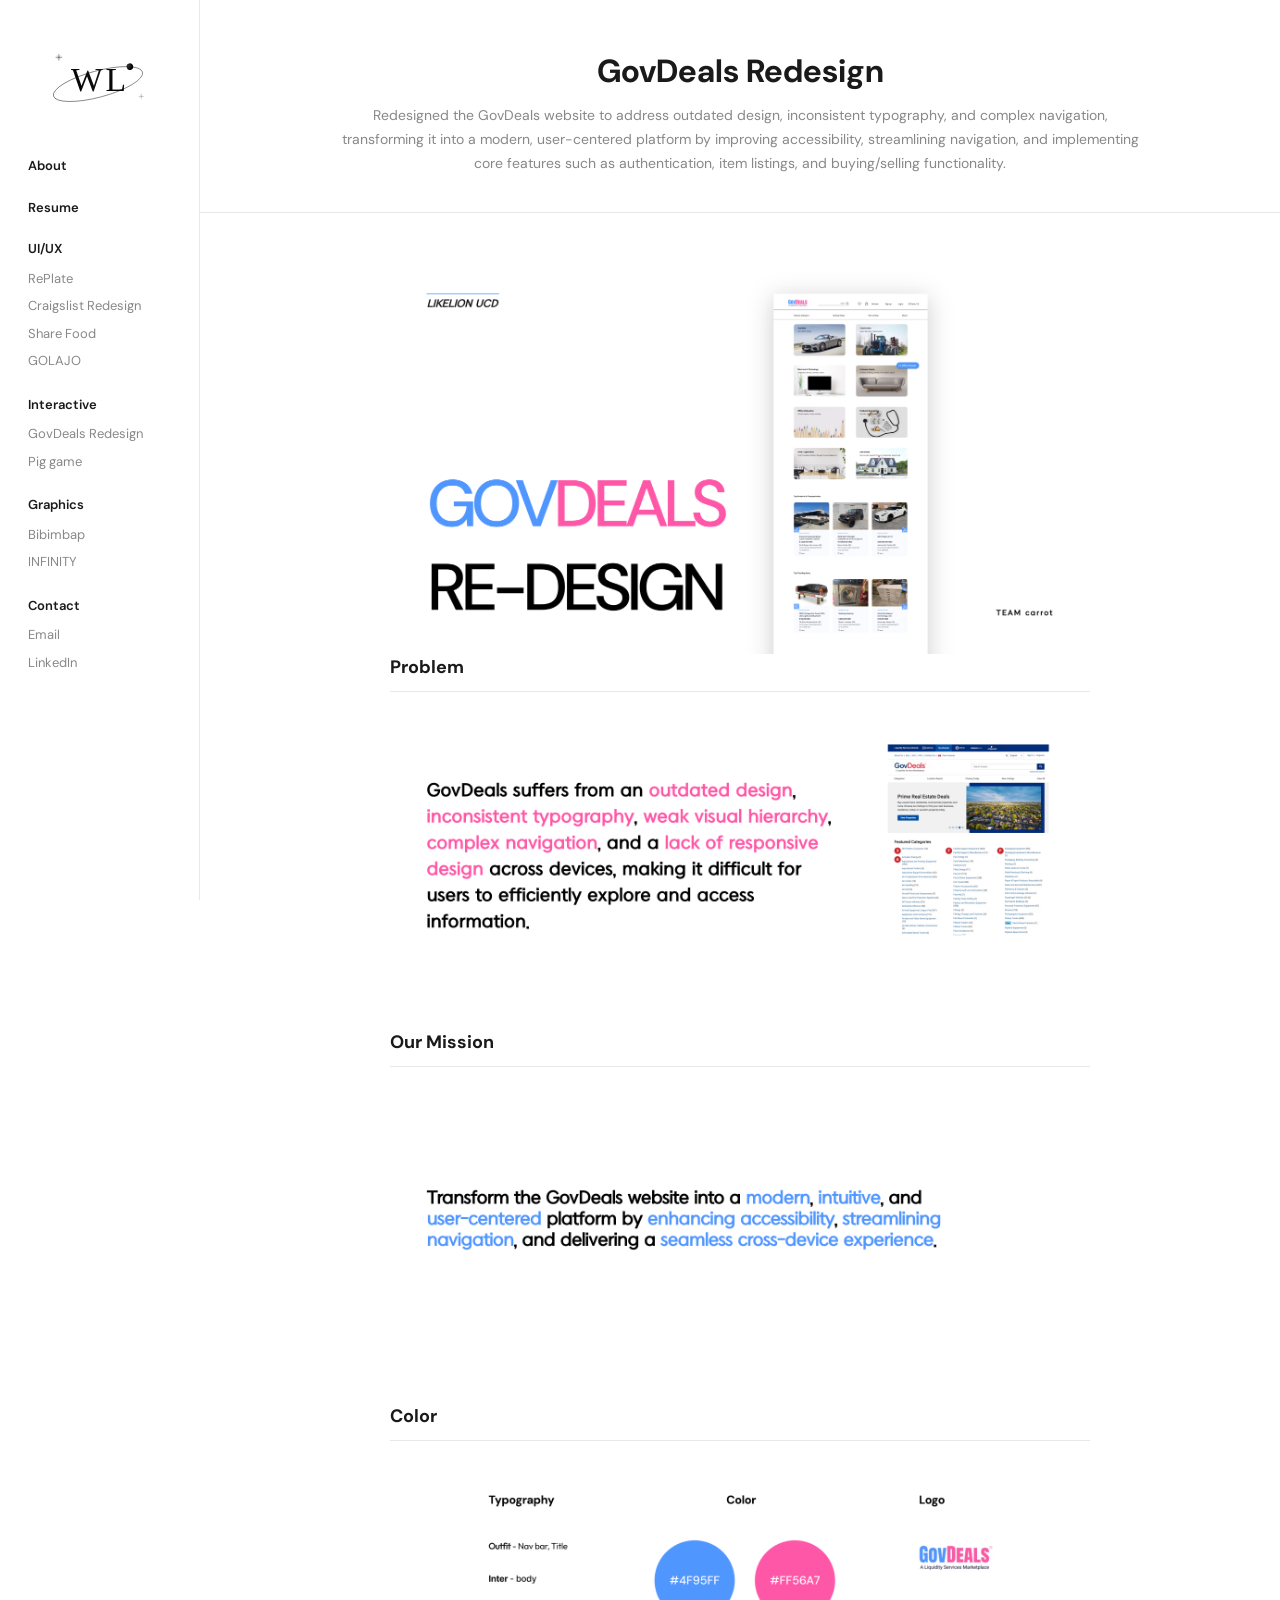
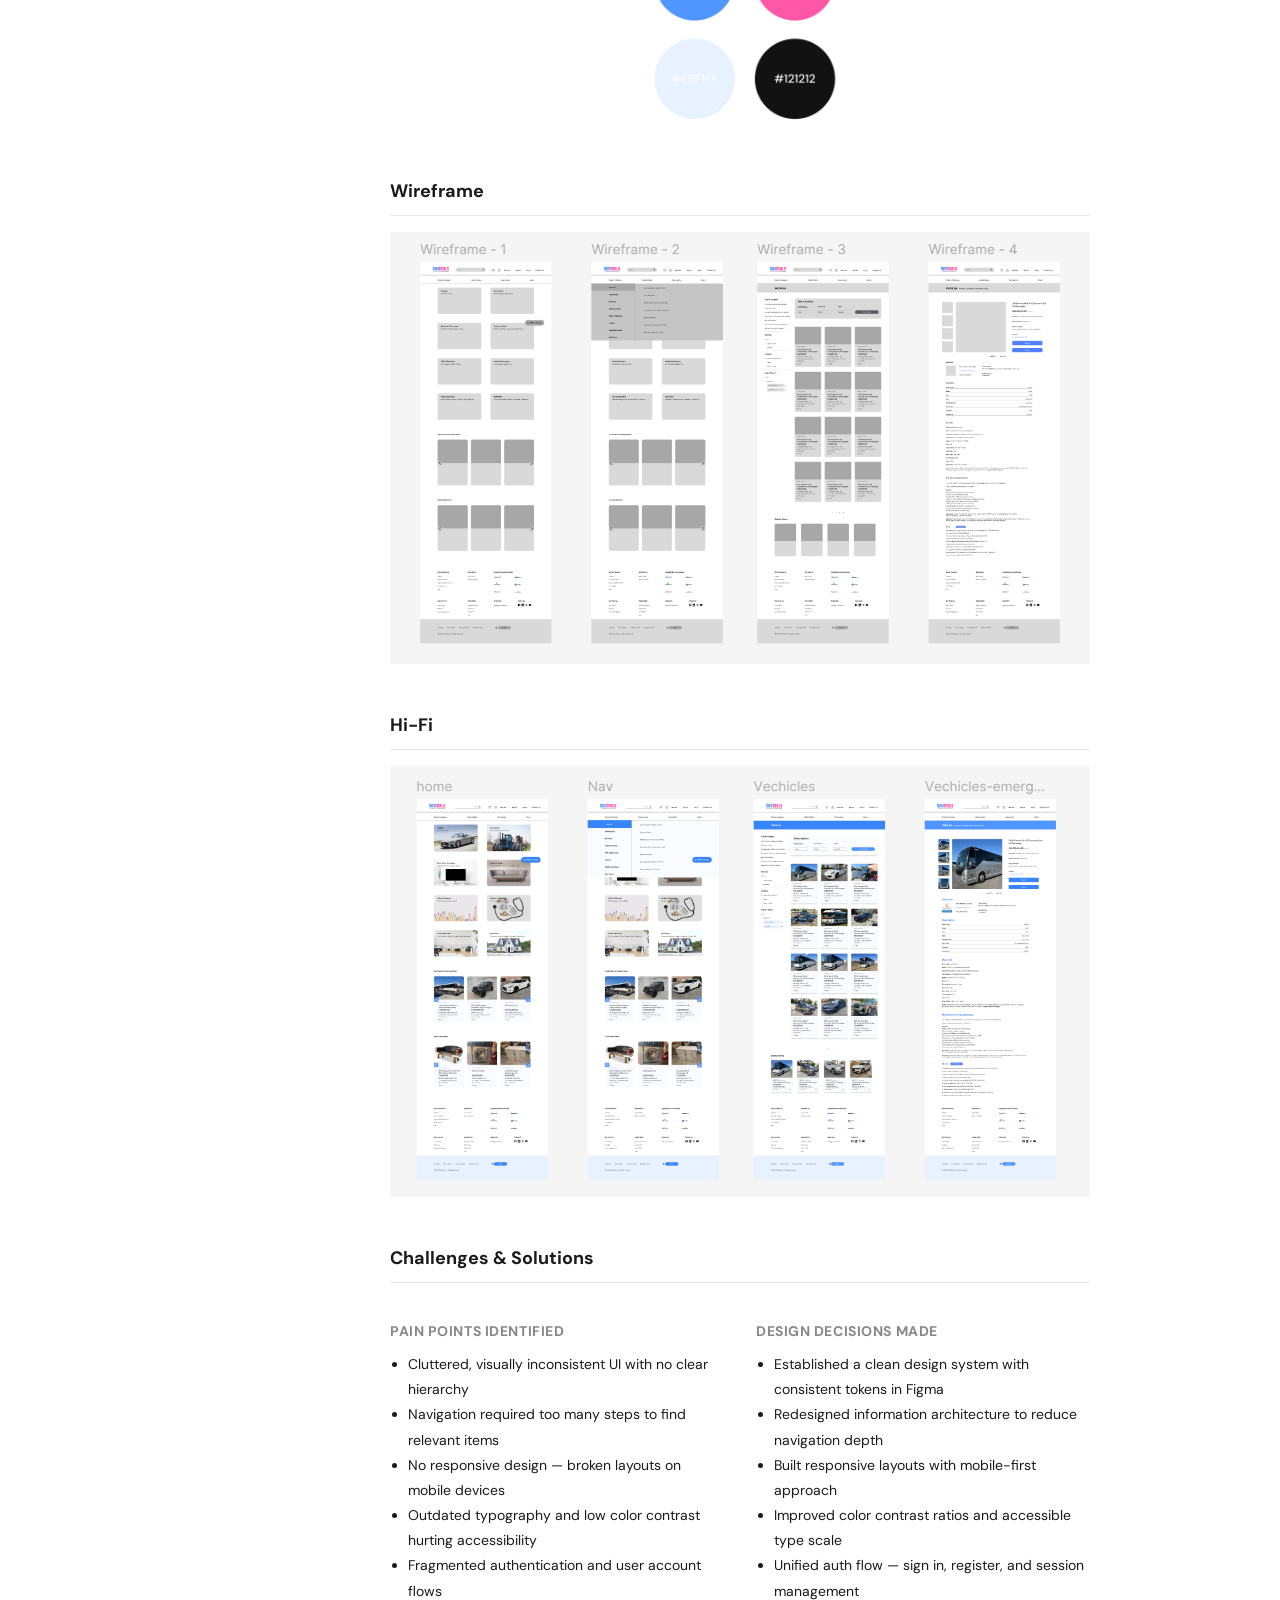
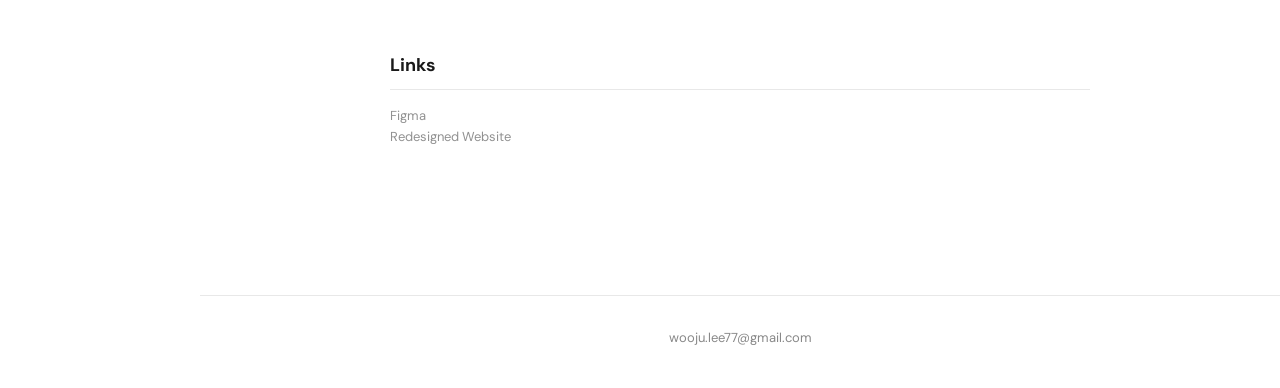
<file: govdeals.html>
<!DOCTYPE html>
<html lang="en">

<head>
    <meta charset="UTF-8" />
    <meta name="viewport" content="width=device-width, initial-scale=1.0" />
    <title>GovDeals Redesign — Wooju Lee</title>
    <link
        href="https://fonts.googleapis.com/css2?family=DM+Sans:ital,opsz,wght@0,9..40,300;0,9..40,400;0,9..40,500;0,9..40,600;0,9..40,700;1,9..40,400&display=swap"
        rel="stylesheet" />
    <link rel="stylesheet" href="style.css" />
</head>

<body>

    <!-- ─── SIDEBAR ─────────────────────────────────────────── -->
    <aside class="sidebar">
        <div class="sidebar-logo">
            <a href="index.html">
        <svg class="logo-img" viewBox="0 0 340 340" xmlns="http://www.w3.org/2000/svg" style="height:140px;width:auto;">
          <defs>
            <linearGradient id="letterGradGD" x1="0" y1="1" x2="1" y2="0">
              <stop offset="0%"   stop-color="#000000"/>
              <stop offset="50%"  stop-color="#0a0a0a"/>
              <stop offset="100%" stop-color="#1a1a1a"/>
            </linearGradient>
            <linearGradient id="orbitGradGD" x1="0" y1="0" x2="1" y2="1">
              <stop offset="0%"   stop-color="#111111"/>
              <stop offset="100%" stop-color="#2a2a2a"/>
            </linearGradient>
            <radialGradient id="planetGradGD" cx="30%" cy="30%" r="65%">
              <stop offset="0%"   stop-color="#333333"/>
              <stop offset="100%" stop-color="#000000"/>
            </radialGradient>
          </defs>
          <g transform="translate(170,175)">
            <g transform="rotate(-15)">
              <ellipse cx="0" cy="0" rx="112" ry="32" fill="none" stroke="url(#orbitGradGD)" stroke-width="1.3" opacity="0.9"/>
              <circle cx="85.8" cy="-20.6" r="8" fill="url(#planetGradGD)"/>
            </g>
            <g transform="translate(-95,-65)" opacity="0.85">
              <line x1="0"  y1="-7" x2="0"  y2="7"  stroke="#222222" stroke-width="1.3" stroke-linecap="round"/>
              <line x1="-7" y1="0"  x2="7"  y2="0"  stroke="#222222" stroke-width="1.3" stroke-linecap="round"/>
              <line x1="-4" y1="-4" x2="4"  y2="4"  stroke="#222222" stroke-width="0.6" stroke-linecap="round"/>
              <line x1="4"  y1="-4" x2="-4" y2="4"  stroke="#222222" stroke-width="0.6" stroke-linecap="round"/>
            </g>
            <g transform="translate(105,30)" opacity="0.55">
              <line x1="0"  y1="-5" x2="0"  y2="5"  stroke="#222222" stroke-width="1.1" stroke-linecap="round"/>
              <line x1="-5" y1="0"  x2="5"  y2="0"  stroke="#222222" stroke-width="1.1" stroke-linecap="round"/>
            </g>
            <text x="-28" y="18" font-family="Georgia,serif" font-size="82" font-weight="300" fill="url(#letterGradGD)" text-anchor="middle" letter-spacing="-2">W</text>
            <text x="42" y="18" font-family="Georgia,serif" font-size="82" font-weight="300" fill="url(#letterGradGD)" text-anchor="middle" letter-spacing="-2">L</text>
          </g>
        </svg>
      </a>
        </div>

        <a href="about.html" class="nav-standalone">About</a>
        <a href="resume.html" class="nav-standalone">Resume</a>

        <div class="nav-section">
            <span class="nav-label">UI/UX</span>
            <ul class="nav-links">
                <li><a href="replate.html">RePlate</a></li>
        <li><a href="craigslist.html">Craigslist Redesign</a></li>
        <li><a href="sharefood.html">Share Food</a></li>
        <li><a href="golajo.html">GOLAJO</a></li>
            </ul>
        </div>

        <div class="nav-section">
            <span class="nav-label">Interactive</span>
            <ul class="nav-links">
                <li><a href="govdeals.html" class="active">GovDeals Redesign</a></li>
                <li><a href="piggame.html">Pig game</a></li>
            </ul>
        </div>

        <div class="nav-section">
            <span class="nav-label">Graphics</span>
            <ul class="nav-links">
                <li><a href="zine.html">Bibimbap</a></li>
                <li><a href="book.html">INFINITY</a></li>
            </ul>
        </div>

        <div class="nav-section">
            <span class="nav-label">Contact</span>
            <ul class="nav-links">
                <li><a href="mailto:wooju.lee77@gmail.com">Email</a></li>
                <li><a href="https://www.linkedin.com/in/wooju-lee-441898273" target="_blank">LinkedIn</a></li>
            </ul>
        </div>
    </aside>

    <!-- ─── MOBILE HEADER ─────────────────────────────────────── -->
    <header class="mobile-nav">
        <div class="mobile-logo">
            <a href="index.html">
        <svg class="logo-img" viewBox="0 0 340 340" xmlns="http://www.w3.org/2000/svg" style="height:140px;width:auto;">
          <defs>
            <linearGradient id="letterGradGD" x1="0" y1="1" x2="1" y2="0">
              <stop offset="0%"   stop-color="#000000"/>
              <stop offset="50%"  stop-color="#0a0a0a"/>
              <stop offset="100%" stop-color="#1a1a1a"/>
            </linearGradient>
            <linearGradient id="orbitGradGD" x1="0" y1="0" x2="1" y2="1">
              <stop offset="0%"   stop-color="#111111"/>
              <stop offset="100%" stop-color="#2a2a2a"/>
            </linearGradient>
            <radialGradient id="planetGradGD" cx="30%" cy="30%" r="65%">
              <stop offset="0%"   stop-color="#333333"/>
              <stop offset="100%" stop-color="#000000"/>
            </radialGradient>
          </defs>
          <g transform="translate(170,175)">
            <g transform="rotate(-15)">
              <ellipse cx="0" cy="0" rx="112" ry="32" fill="none" stroke="url(#orbitGradGD)" stroke-width="1.3" opacity="0.9"/>
              <circle cx="85.8" cy="-20.6" r="8" fill="url(#planetGradGD)"/>
            </g>
            <g transform="translate(-95,-65)" opacity="0.85">
              <line x1="0"  y1="-7" x2="0"  y2="7"  stroke="#222222" stroke-width="1.3" stroke-linecap="round"/>
              <line x1="-7" y1="0"  x2="7"  y2="0"  stroke="#222222" stroke-width="1.3" stroke-linecap="round"/>
              <line x1="-4" y1="-4" x2="4"  y2="4"  stroke="#222222" stroke-width="0.6" stroke-linecap="round"/>
              <line x1="4"  y1="-4" x2="-4" y2="4"  stroke="#222222" stroke-width="0.6" stroke-linecap="round"/>
            </g>
            <g transform="translate(105,30)" opacity="0.55">
              <line x1="0"  y1="-5" x2="0"  y2="5"  stroke="#222222" stroke-width="1.1" stroke-linecap="round"/>
              <line x1="-5" y1="0"  x2="5"  y2="0"  stroke="#222222" stroke-width="1.1" stroke-linecap="round"/>
            </g>
            <text x="-28" y="18" font-family="Georgia,serif" font-size="82" font-weight="300" fill="url(#letterGradGD)" text-anchor="middle" letter-spacing="-2">W</text>
            <text x="42" y="18" font-family="Georgia,serif" font-size="82" font-weight="300" fill="url(#letterGradGD)" text-anchor="middle" letter-spacing="-2">L</text>
          </g>
        </svg>
      </a>
        </div>
        <button class="hamburger" id="menuBtn" aria-label="Open menu">
            <span></span><span></span><span></span>
        </button>
    </header>

    <div class="mobile-drawer" id="drawer">
        <button class="drawer-close" id="closeDrawer">✕</button>
        <a href="about.html" class="nav-standalone" onclick="closeMenu()">About</a>
        <a href="resume.html" class="nav-standalone" onclick="closeMenu()">Resume</a>
        <div class="nav-section">
            <span class="nav-label">UI/UX</span>
            <ul class="nav-links">
                <li><a href="replate.html">RePlate</a></li>
        <li><a href="craigslist.html">Craigslist Redesign</a></li>
        <li><a href="sharefood.html">Share Food</a></li>
        <li><a href="golajo.html">GOLAJO</a></li>
            </ul>
        </div>
        <div class="nav-section">
            <span class="nav-label">Interactive</span>
            <ul class="nav-links">
                <li><a href="govdeals.html" onclick="closeMenu()">GovDeals Redesign</a></li>
                <li><a href="piggame.html" onclick="closeMenu()">Pig game</a></li>
            </ul>
        </div>
        <div class="nav-section">
            <span class="nav-label">Graphics</span>
            <ul class="nav-links">
                <li><a href="zine.html" onclick="closeMenu()">Bibimbap</a></li>
                <li><a href="book.html" onclick="closeMenu()">INFINITY</a></li>
            </ul>
        </div>
        <div class="nav-section">
            <span class="nav-label">Contact</span>
            <ul class="nav-links">
                <li><a href="mailto:wooju.lee77@gmail.com">Email</a></li>
                <li><a href="https://www.linkedin.com/in/wooju-lee-441898273" target="_blank">LinkedIn</a></li>
            </ul>
        </div>
    </div>

    <!-- ─── MAIN ──────────────────────────────────────────────── -->
    <main class="main">

        <div class="proj-header">
            <div class="proj-header-inner">
                <h1>GovDeals Redesign</h1>
                <p class="proj-header-sub">Redesigned the GovDeals website to address outdated design, inconsistent
                    typography, and complex navigation, transforming it into a modern, user-centered platform by
                    improving accessibility, streamlining navigation, and implementing core features such as
                    authentication, item listings, and buying/selling functionality.</p>
            </div>
        </div>

        <div class="proj-body">

            <div><img src="images/govdeals-redesign.png" alt="GovDeals Redesign" /></div>

            <!-- ── Problem ─────────────────────────────────────────── -->
            <section class="proj-section">
                <h2 class="proj-h2">Problem</h2>
                <div><img src="images/govdeals-problem.png" alt="GovDeals Problem" /></div>
            </section>

            <!-- ── Our Mission ─────────────────────────────────────── -->
            <section class="proj-section">
                <h2 class="proj-h2">Our Mission</h2>
                <div><img src="images/govdeals-mission.png" alt="GovDeals Mission" /></div>
            </section>

            <!-- ── Color ───────────────────────────────────────────── -->
            <section class="proj-section">
                <h2 class="proj-h2">Color</h2>
                <div><img src="images/govdeals-color.png" alt="GovDeals Color" /></div>
            </section>


            <!-- ── Wireframe ──────────────────────────────────────── -->
            <section class="proj-section">
                <h2 class="proj-h2">Wireframe</h2>
                <div><img src="images/govdeals-wireframe.png" alt="GovDeals Wireframe" /></div>
            </section>

            <!-- ── Hi-Fi ──────────────────────────────────────────── -->
            <section class="proj-section">
                <h2 class="proj-h2">Hi-Fi</h2>
                <div><img src="images/govdeals-hifi.png" alt="GovDeals Hi-Fi" /></div>
            </section>

            <!-- ── Challenges & Solutions ──────────────────────────── -->
            <section class="proj-section">
                <h2 class="proj-h2">Challenges &amp; Solutions</h2>

                <div class="proj-two-col">

                    <div class="proj-col">
                        <h3 class="proj-h3">Pain points identified</h3>
                        <ul class="proj-bullets">
                            <li>Cluttered, visually inconsistent UI with no clear hierarchy</li>
                            <li>Navigation required too many steps to find relevant items</li>
                            <li>No responsive design — broken layouts on mobile devices</li>
                            <li>Outdated typography and low color contrast hurting accessibility</li>
                            <li>Fragmented authentication and user account flows</li>
                        </ul>
                    </div>

                    <div class="proj-col">
                        <h3 class="proj-h3">Design decisions made</h3>
                        <ul class="proj-bullets">
                            <li>Established a clean design system with consistent tokens in Figma</li>
                            <li>Redesigned information architecture to reduce navigation depth</li>
                            <li>Built responsive layouts with mobile-first approach</li>
                            <li>Improved color contrast ratios and accessible type scale</li>
                            <li>Unified auth flow — sign in, register, and session management</li>
                        </ul>
                    </div>

                </div>
            </section>

            <!-- ── Links ───────────────────────────────────────────── -->
            <section class="proj-section">
                <h2 class="proj-h2">Links</h2>
                <p class="proj-link">

                    <a href="https://www.figma.com/design/jN0IEN3EbatHccxWkE4bcG/%EB%8B%B9%EA%B7%BC%EB%8B%B9%EA%B7%BC?node-id=0-1&t=9gIRXXXYBGdSjOHK-1"
                        target="_blank">
                        Figma
                    </a>
                </p>
                <p class="proj-link">
                    <a href="https://2carrots.vercel.app/" target="_blank">
                        Redesigned Website
                    </a>
                </p>
            </section>

        </div>

        <footer>wooju.lee77@gmail.com</footer>

    </main>

    <!-- ─── JAVASCRIPT ────────────────────────────────────────── -->
    <script>
        document.getElementById('menuBtn').addEventListener('click', () =>
            document.getElementById('drawer').classList.add('open'));
        document.getElementById('closeDrawer').addEventListener('click', closeMenu);
        function closeMenu() { document.getElementById('drawer').classList.remove('open'); }
    </script>
</body>

</html>
</file>
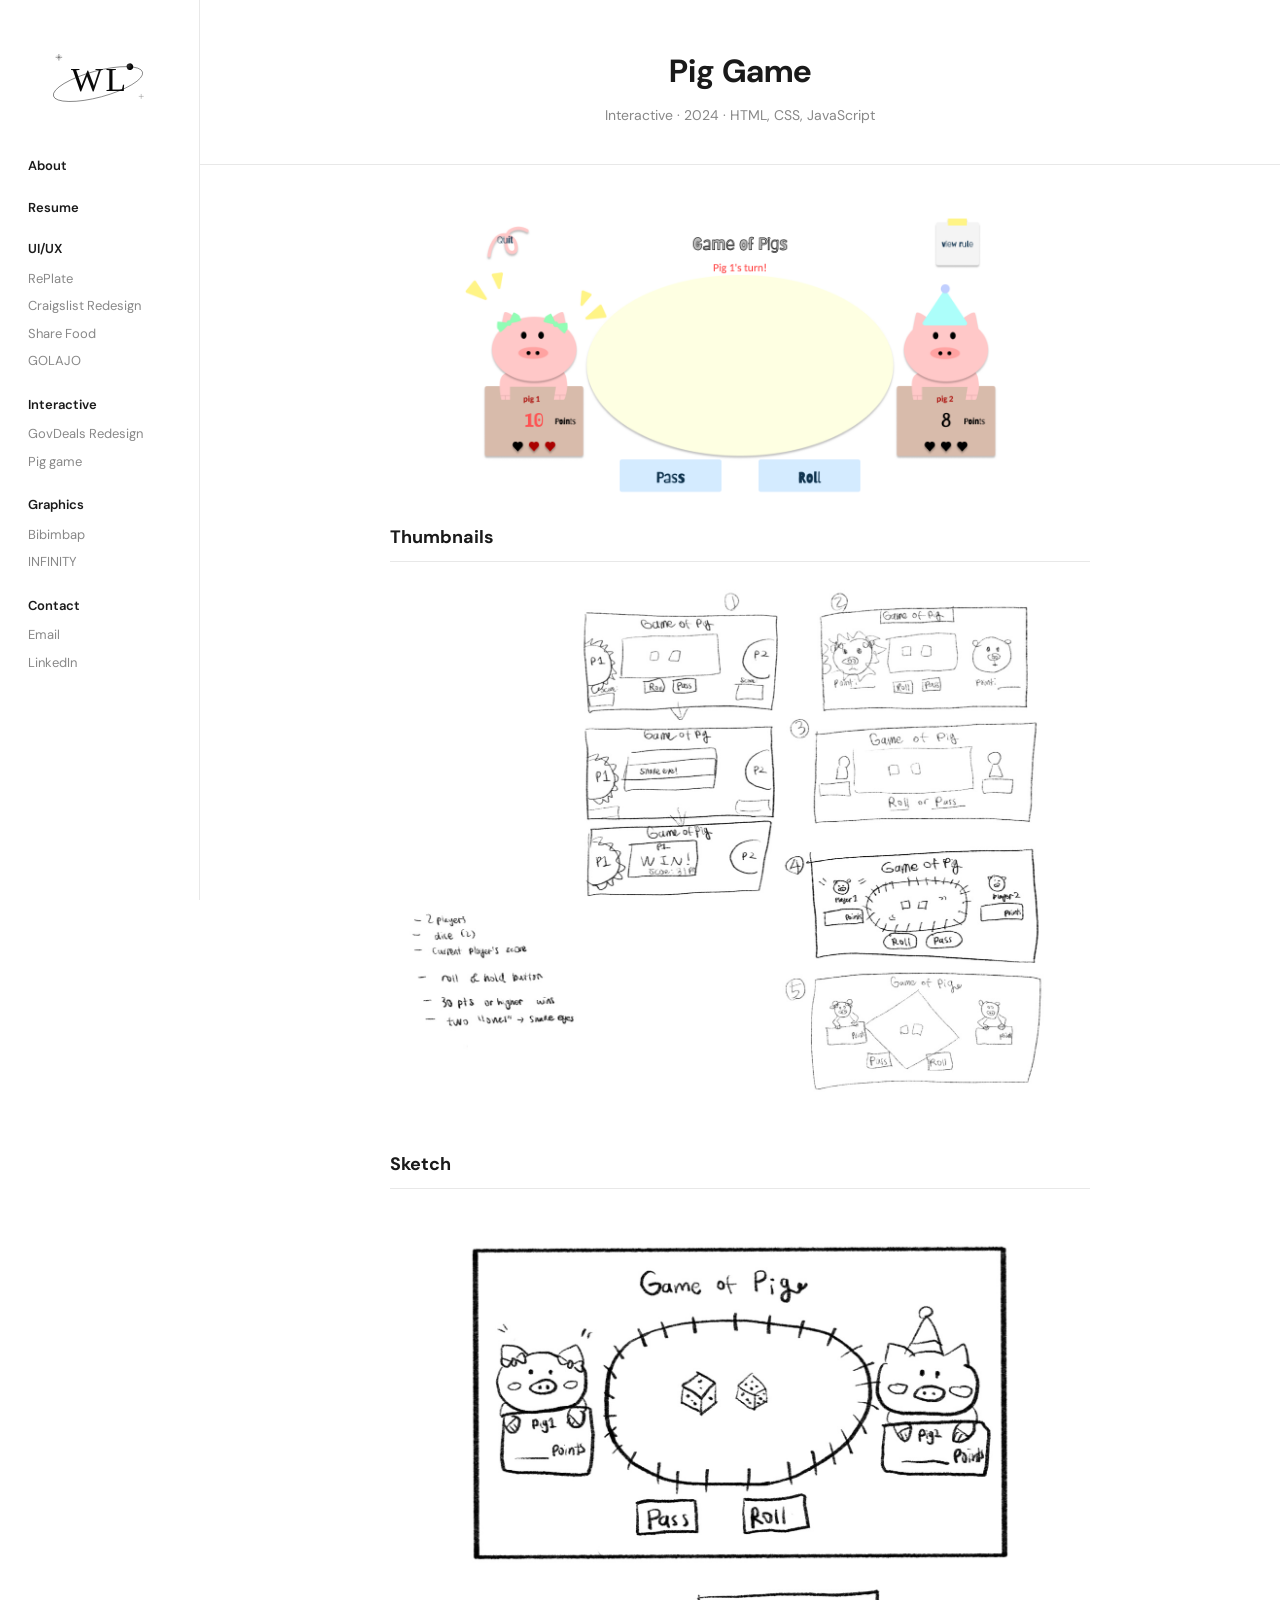
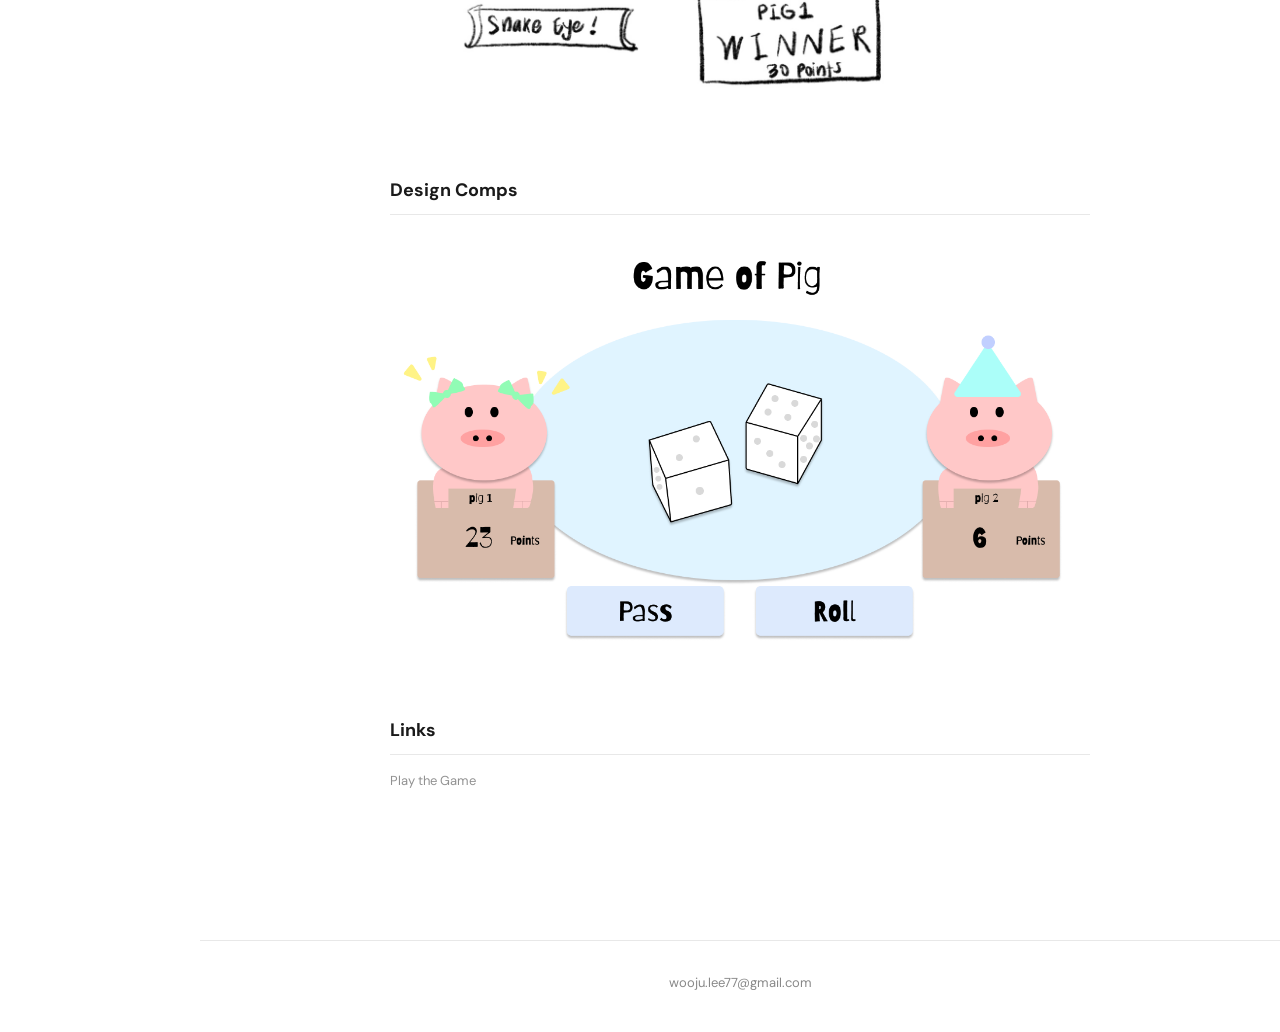
<file: piggame.html>
<!DOCTYPE html>
<html lang="en">

<head>
    <meta charset="UTF-8" />
    <meta name="viewport" content="width=device-width, initial-scale=1.0" />
    <title>Pig Game — Wooju Lee</title>
    <link
        href="https://fonts.googleapis.com/css2?family=DM+Sans:ital,opsz,wght@0,9..40,300;0,9..40,400;0,9..40,500;0,9..40,600;0,9..40,700;1,9..40,400&display=swap"
        rel="stylesheet" />
    <link rel="stylesheet" href="style.css" />
</head>

<body>

    <!-- ─── SIDEBAR ─────────────────────────────────────────── -->
    <aside class="sidebar">
        <div class="sidebar-logo">
            <a href="index.html">
        <svg class="logo-img" viewBox="0 0 340 340" xmlns="http://www.w3.org/2000/svg" style="height:140px;width:auto;">
          <defs>
            <linearGradient id="letterGradPG" x1="0" y1="1" x2="1" y2="0">
              <stop offset="0%"   stop-color="#000000"/>
              <stop offset="50%"  stop-color="#0a0a0a"/>
              <stop offset="100%" stop-color="#1a1a1a"/>
            </linearGradient>
            <linearGradient id="orbitGradPG" x1="0" y1="0" x2="1" y2="1">
              <stop offset="0%"   stop-color="#111111"/>
              <stop offset="100%" stop-color="#2a2a2a"/>
            </linearGradient>
            <radialGradient id="planetGradPG" cx="30%" cy="30%" r="65%">
              <stop offset="0%"   stop-color="#333333"/>
              <stop offset="100%" stop-color="#000000"/>
            </radialGradient>
          </defs>
          <g transform="translate(170,175)">
            <g transform="rotate(-15)">
              <ellipse cx="0" cy="0" rx="112" ry="32" fill="none" stroke="url(#orbitGradPG)" stroke-width="1.3" opacity="0.9"/>
              <circle cx="85.8" cy="-20.6" r="8" fill="url(#planetGradPG)"/>
            </g>
            <g transform="translate(-95,-65)" opacity="0.85">
              <line x1="0"  y1="-7" x2="0"  y2="7"  stroke="#222222" stroke-width="1.3" stroke-linecap="round"/>
              <line x1="-7" y1="0"  x2="7"  y2="0"  stroke="#222222" stroke-width="1.3" stroke-linecap="round"/>
              <line x1="-4" y1="-4" x2="4"  y2="4"  stroke="#222222" stroke-width="0.6" stroke-linecap="round"/>
              <line x1="4"  y1="-4" x2="-4" y2="4"  stroke="#222222" stroke-width="0.6" stroke-linecap="round"/>
            </g>
            <g transform="translate(105,30)" opacity="0.55">
              <line x1="0"  y1="-5" x2="0"  y2="5"  stroke="#222222" stroke-width="1.1" stroke-linecap="round"/>
              <line x1="-5" y1="0"  x2="5"  y2="0"  stroke="#222222" stroke-width="1.1" stroke-linecap="round"/>
            </g>
            <text x="-28" y="18" font-family="Georgia,serif" font-size="82" font-weight="300" fill="url(#letterGradPG)" text-anchor="middle" letter-spacing="-2">W</text>
            <text x="42" y="18" font-family="Georgia,serif" font-size="82" font-weight="300" fill="url(#letterGradPG)" text-anchor="middle" letter-spacing="-2">L</text>
          </g>
        </svg>
      </a>
        </div>

        <a href="about.html" class="nav-standalone">About</a>
        <a href="resume.html" class="nav-standalone">Resume</a>

        <div class="nav-section">
            <span class="nav-label">UI/UX</span>
            <ul class="nav-links">
                <li><a href="replate.html">RePlate</a></li>
        <li><a href="craigslist.html">Craigslist Redesign</a></li>
        <li><a href="sharefood.html">Share Food</a></li>
        <li><a href="golajo.html">GOLAJO</a></li>
            </ul>
        </div>

        <div class="nav-section">
            <span class="nav-label">Interactive</span>
            <ul class="nav-links">
                <li><a href="govdeals.html">GovDeals Redesign</a></li>
                <li><a href="piggame.html" class="active">Pig game</a></li>
            </ul>
        </div>

        <div class="nav-section">
            <span class="nav-label">Graphics</span>
            <ul class="nav-links">
                <li><a href="zine.html">Bibimbap</a></li>
                <li><a href="book.html">INFINITY</a></li>
            </ul>
        </div>

        <div class="nav-section">
            <span class="nav-label">Contact</span>
            <ul class="nav-links">
                <li><a href="mailto:wooju.lee77@gmail.com">Email</a></li>
                <li><a href="https://www.linkedin.com/in/wooju-lee-441898273" target="_blank">LinkedIn</a></li>
            </ul>
        </div>
    </aside>

    <!-- ─── MOBILE HEADER ─────────────────────────────────────── -->
    <header class="mobile-nav">
        <div class="mobile-logo">
            <a href="index.html">
        <svg class="logo-img" viewBox="0 0 340 340" xmlns="http://www.w3.org/2000/svg" style="height:140px;width:auto;">
          <defs>
            <linearGradient id="letterGradPG" x1="0" y1="1" x2="1" y2="0">
              <stop offset="0%"   stop-color="#000000"/>
              <stop offset="50%"  stop-color="#0a0a0a"/>
              <stop offset="100%" stop-color="#1a1a1a"/>
            </linearGradient>
            <linearGradient id="orbitGradPG" x1="0" y1="0" x2="1" y2="1">
              <stop offset="0%"   stop-color="#111111"/>
              <stop offset="100%" stop-color="#2a2a2a"/>
            </linearGradient>
            <radialGradient id="planetGradPG" cx="30%" cy="30%" r="65%">
              <stop offset="0%"   stop-color="#333333"/>
              <stop offset="100%" stop-color="#000000"/>
            </radialGradient>
          </defs>
          <g transform="translate(170,175)">
            <g transform="rotate(-15)">
              <ellipse cx="0" cy="0" rx="112" ry="32" fill="none" stroke="url(#orbitGradPG)" stroke-width="1.3" opacity="0.9"/>
              <circle cx="85.8" cy="-20.6" r="8" fill="url(#planetGradPG)"/>
            </g>
            <g transform="translate(-95,-65)" opacity="0.85">
              <line x1="0"  y1="-7" x2="0"  y2="7"  stroke="#222222" stroke-width="1.3" stroke-linecap="round"/>
              <line x1="-7" y1="0"  x2="7"  y2="0"  stroke="#222222" stroke-width="1.3" stroke-linecap="round"/>
              <line x1="-4" y1="-4" x2="4"  y2="4"  stroke="#222222" stroke-width="0.6" stroke-linecap="round"/>
              <line x1="4"  y1="-4" x2="-4" y2="4"  stroke="#222222" stroke-width="0.6" stroke-linecap="round"/>
            </g>
            <g transform="translate(105,30)" opacity="0.55">
              <line x1="0"  y1="-5" x2="0"  y2="5"  stroke="#222222" stroke-width="1.1" stroke-linecap="round"/>
              <line x1="-5" y1="0"  x2="5"  y2="0"  stroke="#222222" stroke-width="1.1" stroke-linecap="round"/>
            </g>
            <text x="-28" y="18" font-family="Georgia,serif" font-size="82" font-weight="300" fill="url(#letterGradPG)" text-anchor="middle" letter-spacing="-2">W</text>
            <text x="42" y="18" font-family="Georgia,serif" font-size="82" font-weight="300" fill="url(#letterGradPG)" text-anchor="middle" letter-spacing="-2">L</text>
          </g>
        </svg>
      </a>
        </div>
        <button class="hamburger" id="menuBtn" aria-label="Open menu">
            <span></span><span></span><span></span>
        </button>
    </header>

    <div class="mobile-drawer" id="drawer">
        <button class="drawer-close" id="closeDrawer">✕</button>
        <a href="about.html" class="nav-standalone" onclick="closeMenu()">About</a>
        <a href="resume.html" class="nav-standalone" onclick="closeMenu()">Resume</a>
        <div class="nav-section">
            <span class="nav-label">UI/UX</span>
            <ul class="nav-links">
                <li><a href="replate.html">RePlate</a></li>
        <li><a href="craigslist.html">Craigslist Redesign</a></li>
        <li><a href="sharefood.html">Share Food</a></li>
        <li><a href="golajo.html">GOLAJO</a></li>
            </ul>
        </div>
        <div class="nav-section">
            <span class="nav-label">Interactive</span>
            <ul class="nav-links">
                <li><a href="govdeals.html" onclick="closeMenu()">GovDeals Redesign</a></li>
                <li><a href="piggame.html" onclick="closeMenu()">Pig game</a></li>
            </ul>
        </div>
        <div class="nav-section">
            <span class="nav-label">Graphics</span>
            <ul class="nav-links">
                <li><a href="zine.html" onclick="closeMenu()">Bibimbap</a></li>
                <li><a href="book.html" onclick="closeMenu()">INFINITY</a></li>
            </ul>
        </div>
        <div class="nav-section">
            <span class="nav-label">Contact</span>
            <ul class="nav-links">
                <li><a href="mailto:wooju.lee77@gmail.com">Email</a></li>
                <li><a href="https://www.linkedin.com/in/wooju-lee-441898273" target="_blank">LinkedIn</a></li>
            </ul>
        </div>
    </div>

    <!-- ─── MAIN ──────────────────────────────────────────────── -->
    <main class="main">

        <div class="proj-header">
            <div class="proj-header-inner">
                <h1>Pig Game</h1>
                <p class="proj-header-sub">Interactive · 2024 · HTML, CSS, JavaScript</p>
            </div>
        </div>

        <div class="proj-body">

            <div><img src="images/pig-game.png" alt="Pig Game" /></div>

            <!-- ── Thumbnails ─────────────────────────────────────── -->
            <section class="proj-section">
                <h2 class="proj-h2">Thumbnails</h2>
                <div><img src="images/pig-game-thumbnails.png" alt="Pig Game Thumbnails" /></div>
            </section>

            <!-- ── Sketch ─────────────────────────────────────────── -->
            <section class="proj-section">
                <h2 class="proj-h2">Sketch</h2>
                <div><img src="images/pig-game-sketch.png" alt="Pig Game Sketch" /></div>
            </section>

            <!-- ── Design Comps ───────────────────────────────────── -->
            <section class="proj-section">
                <h2 class="proj-h2">Design Comps</h2>
                <div><img src="images/pig-game-design-comps.png" alt="Pig Game Design Comps" /></div>
            </section>

            <!-- ── Links ─────────────────────────────────────────── -->
            <section class="proj-section">
                <h2 class="proj-h2">Links</h2>
                <p class="proj-link">
                    <a href="https://oojulee.github.io/des157a/game/final/index.html" target="_blank">Play the Game</a>
                </p>
            </section>

        </div>

        <footer>wooju.lee77@gmail.com</footer>

    </main>

    <!-- ─── JAVASCRIPT ────────────────────────────────────────── -->
    <script>
        document.getElementById('menuBtn').addEventListener('click', () =>
            document.getElementById('drawer').classList.add('open'));
        document.getElementById('closeDrawer').addEventListener('click', closeMenu);
        function closeMenu() { document.getElementById('drawer').classList.remove('open'); }
    </script>
</body>

</html>
</file>
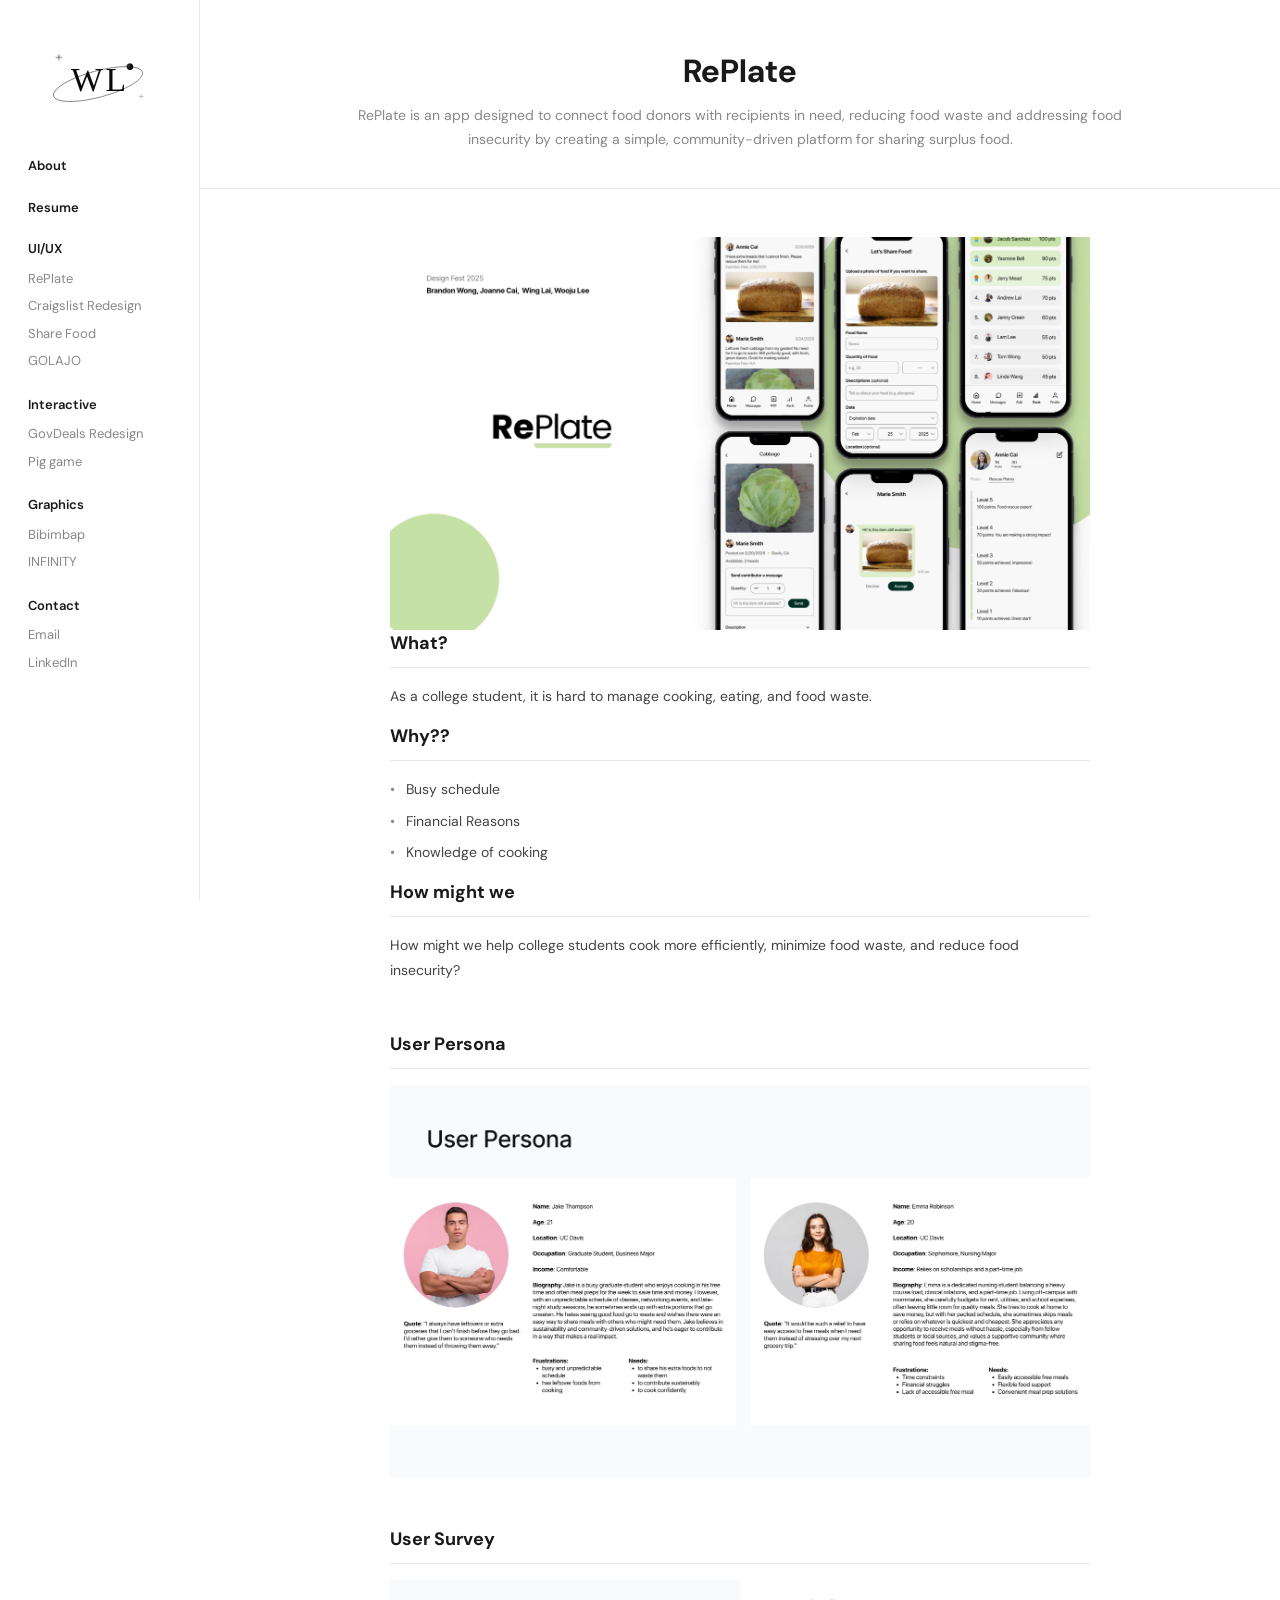
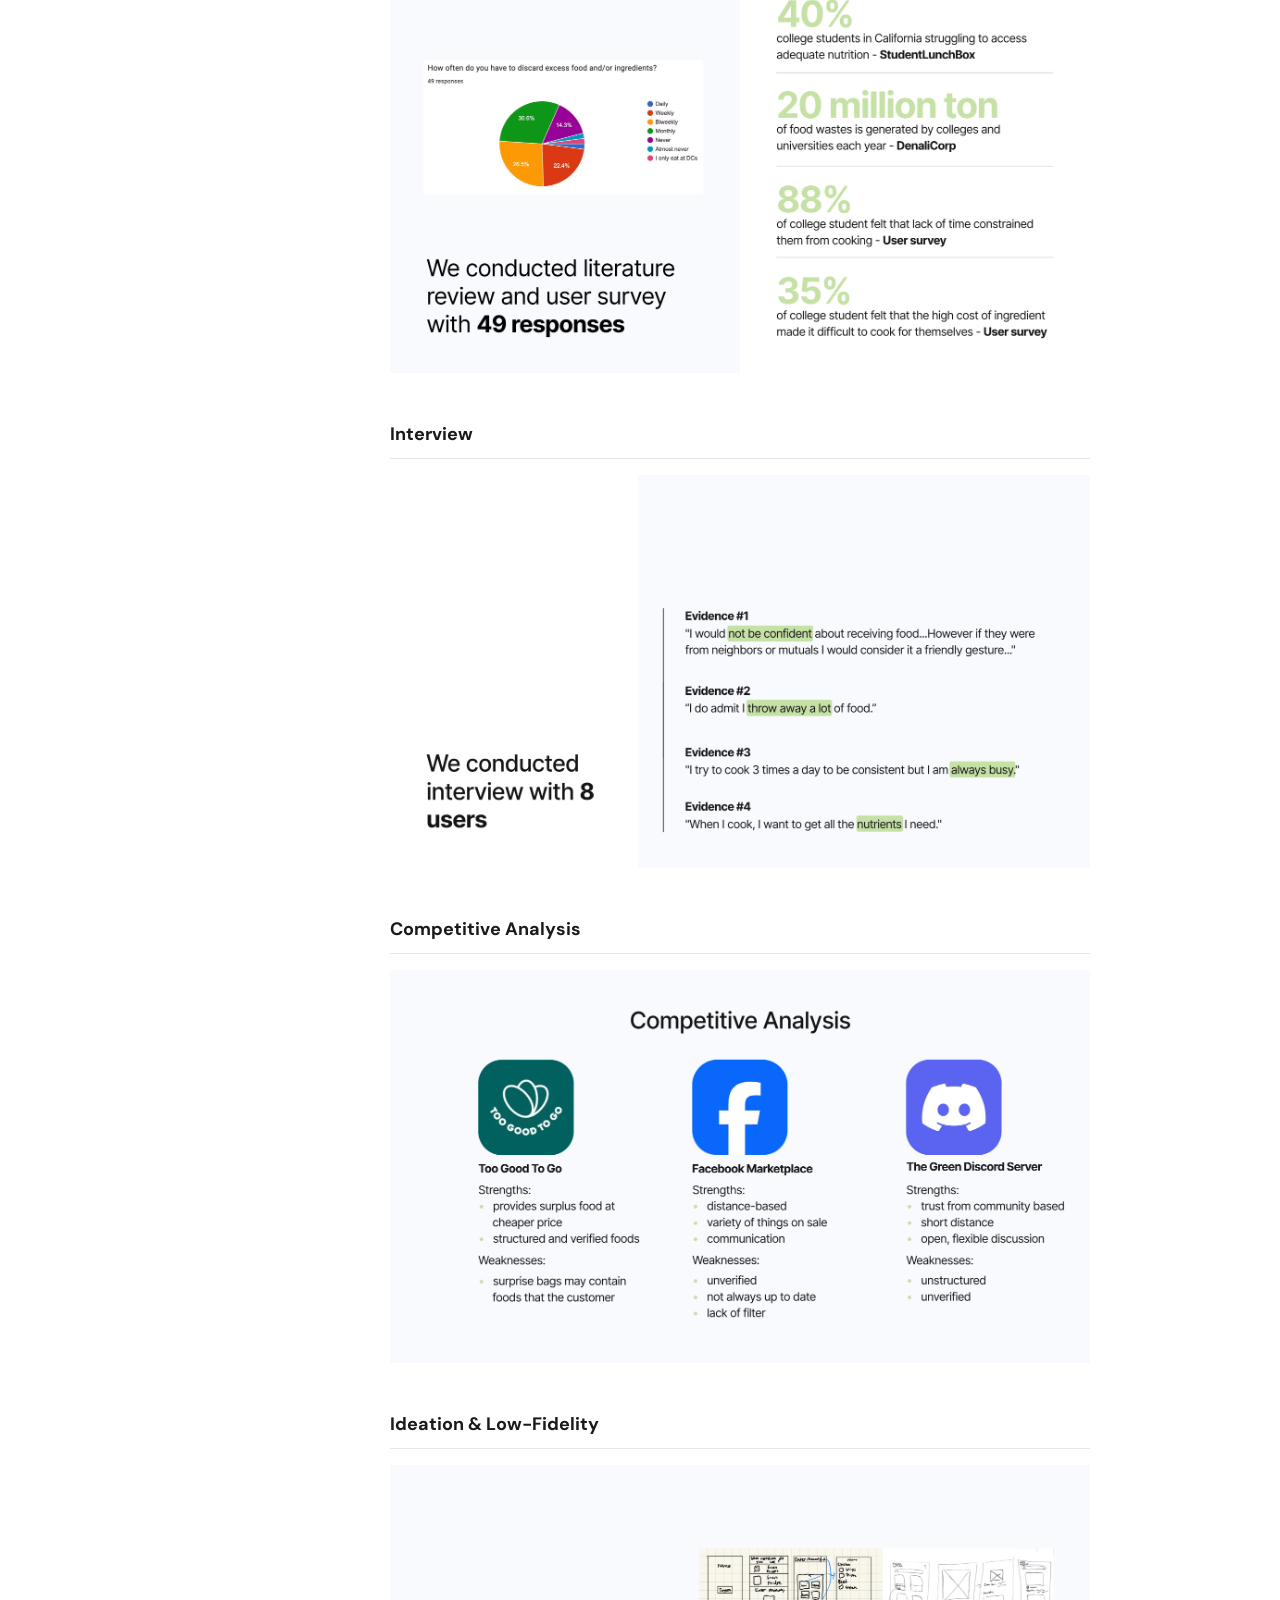
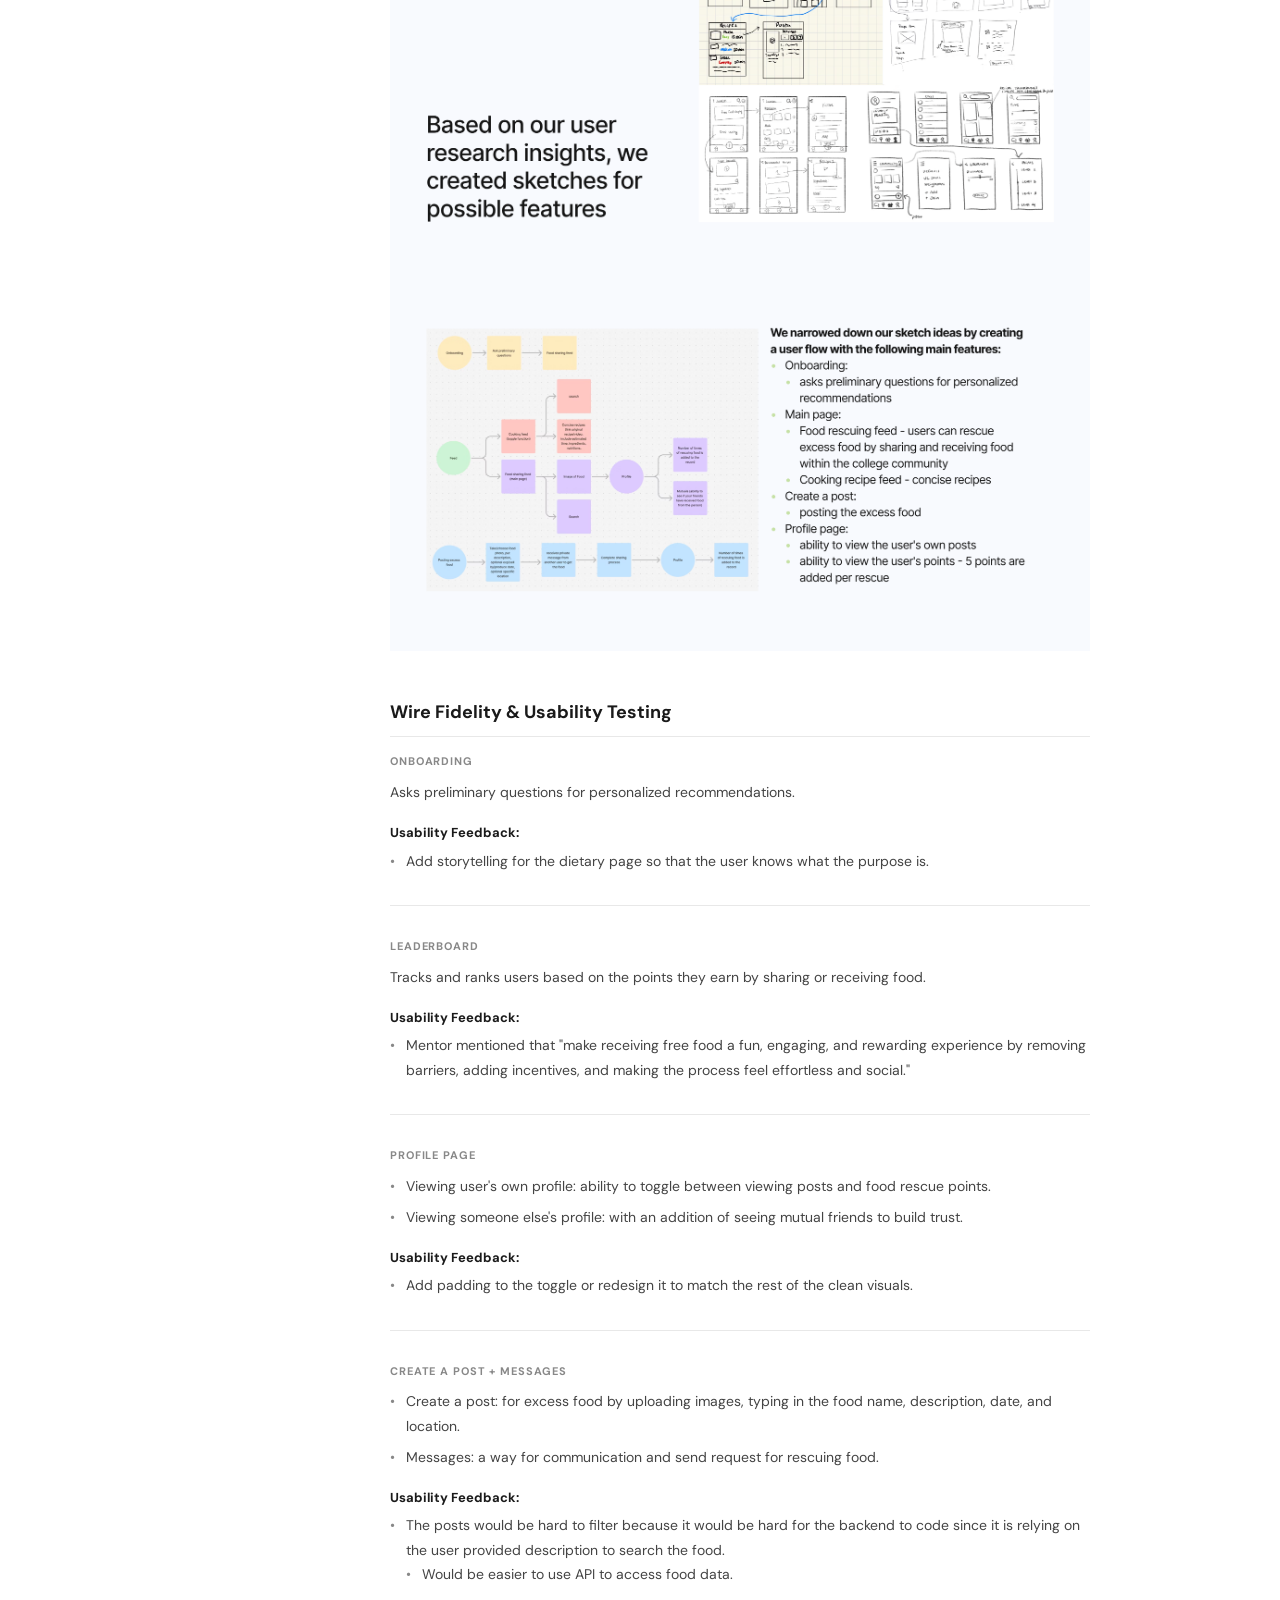
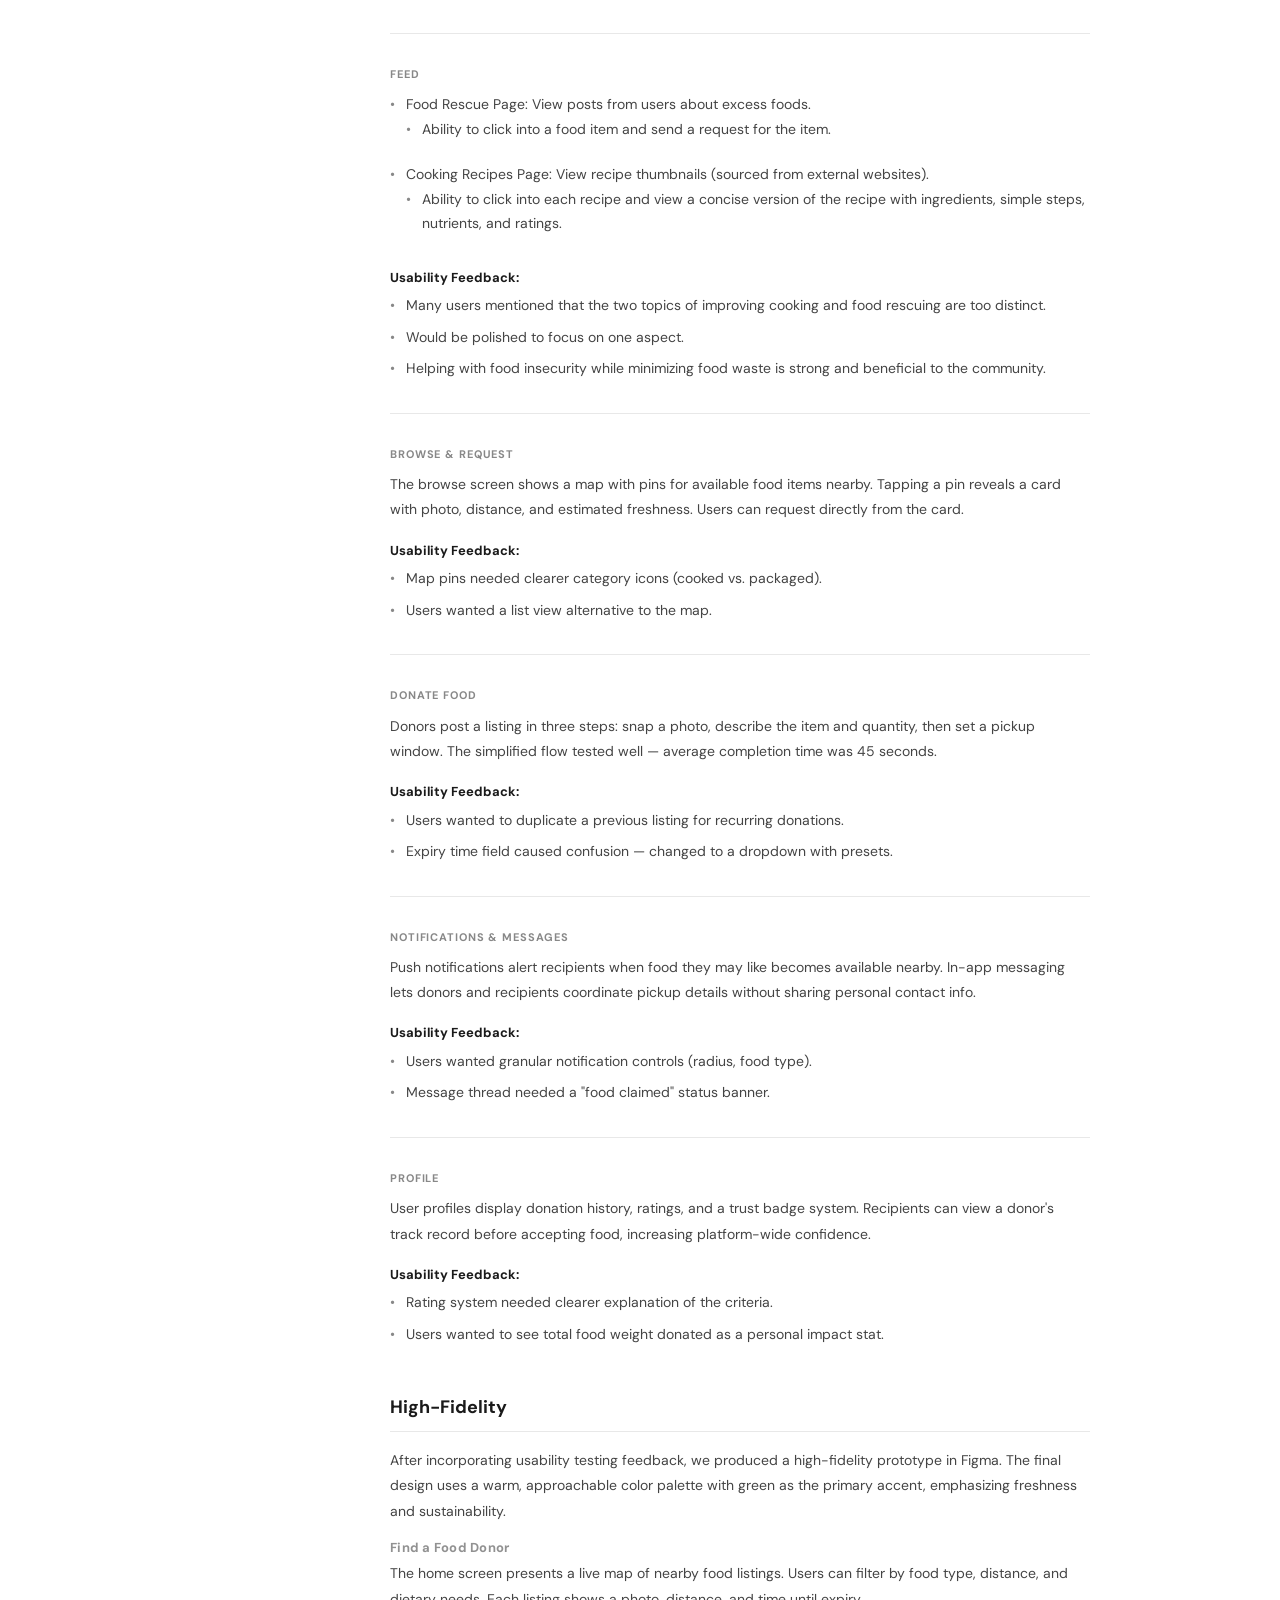
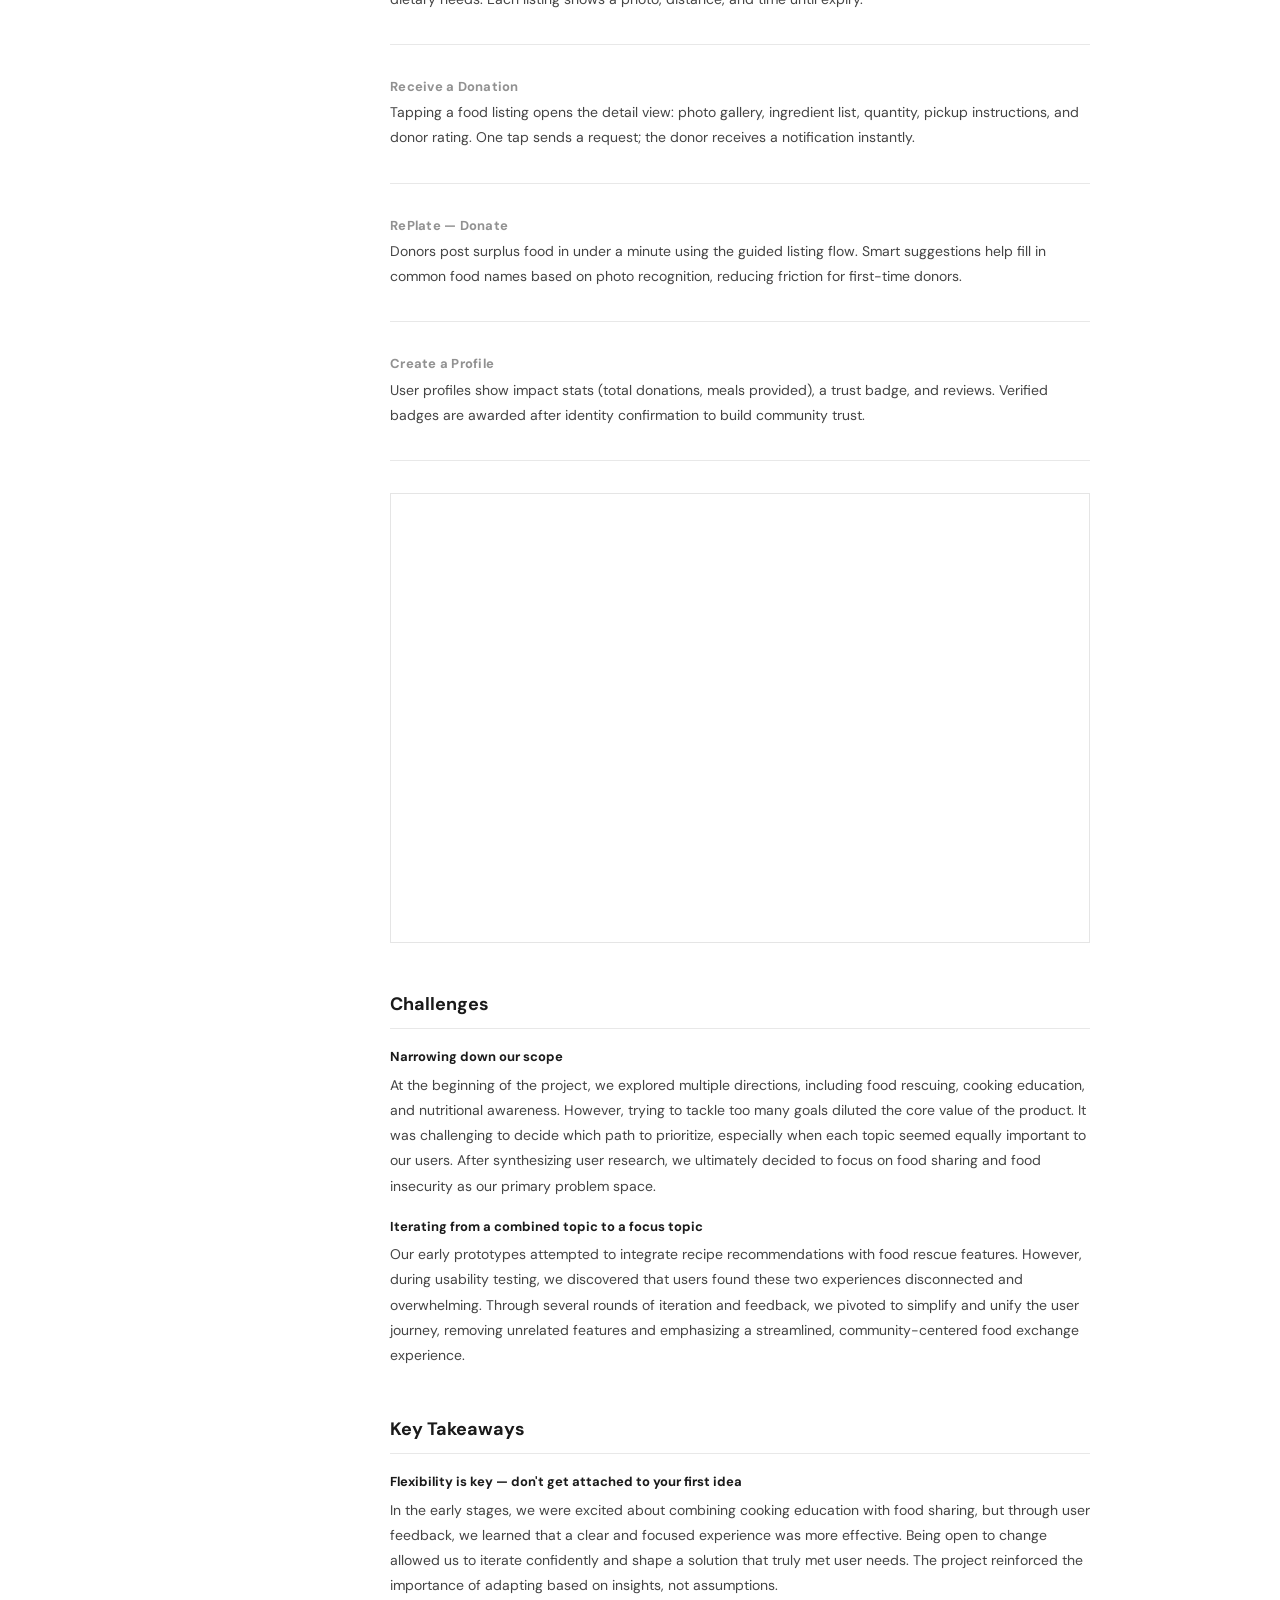
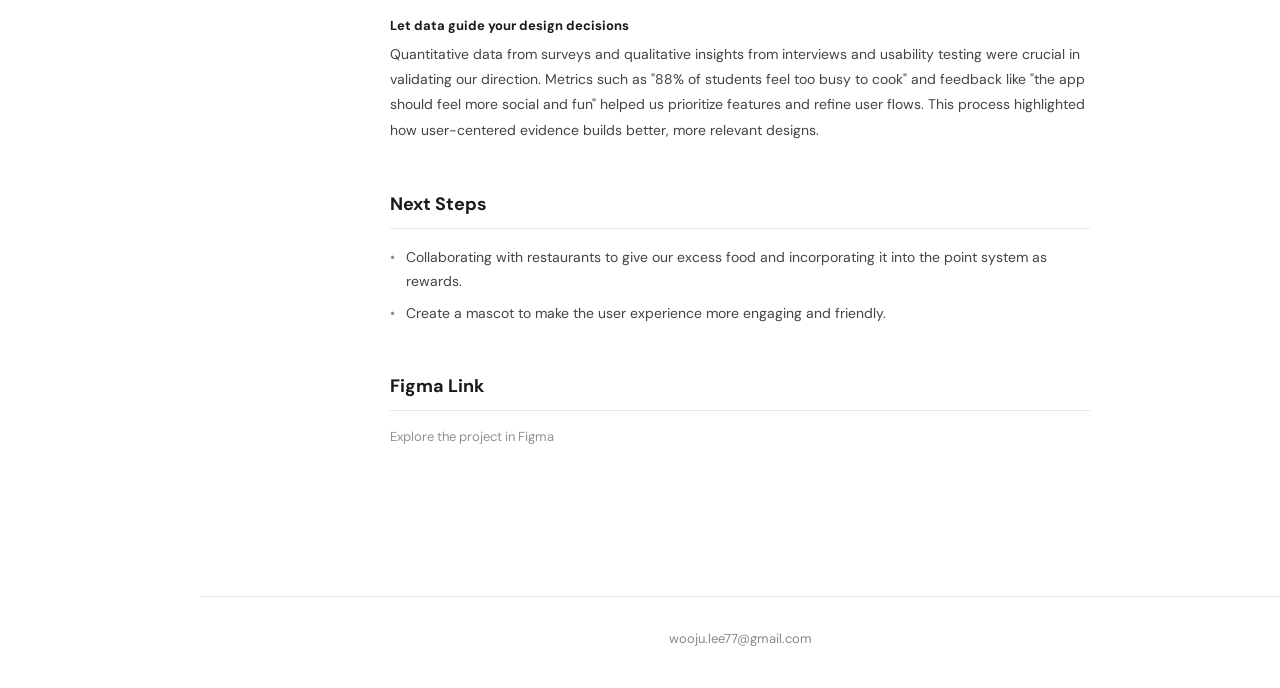
<file: replate.html>
<!DOCTYPE html>
<html lang="en">

<head>
  <meta charset="UTF-8" />
  <meta name="viewport" content="width=device-width, initial-scale=1.0" />
  <title>RePlate — Wooju Lee</title>
  <link
    href="https://fonts.googleapis.com/css2?family=DM+Sans:ital,opsz,wght@0,9..40,300;0,9..40,400;0,9..40,500;0,9..40,600;0,9..40,700;1,9..40,400&display=swap"
    rel="stylesheet" />
  <link rel="stylesheet" href="style.css" />
</head>

<body>

  <!-- ─── SIDEBAR ─────────────────────────────────────────── -->
  <aside class="sidebar">
    <div class="sidebar-logo">
      <a href="index.html">
        <svg class="logo-img" viewBox="0 0 340 340" xmlns="http://www.w3.org/2000/svg" style="height:140px;width:auto;">
          <defs>
            <linearGradient id="letterGradRP" x1="0" y1="1" x2="1" y2="0">
              <stop offset="0%"   stop-color="#000000"/>
              <stop offset="50%"  stop-color="#0a0a0a"/>
              <stop offset="100%" stop-color="#1a1a1a"/>
            </linearGradient>
            <linearGradient id="orbitGradRP" x1="0" y1="0" x2="1" y2="1">
              <stop offset="0%"   stop-color="#111111"/>
              <stop offset="100%" stop-color="#2a2a2a"/>
            </linearGradient>
            <radialGradient id="planetGradRP" cx="30%" cy="30%" r="65%">
              <stop offset="0%"   stop-color="#333333"/>
              <stop offset="100%" stop-color="#000000"/>
            </radialGradient>
          </defs>
          <g transform="translate(170,175)">
            <g transform="rotate(-15)">
              <ellipse cx="0" cy="0" rx="112" ry="32" fill="none" stroke="url(#orbitGradRP)" stroke-width="1.3" opacity="0.9"/>
              <circle cx="85.8" cy="-20.6" r="8" fill="url(#planetGradRP)"/>
            </g>
            <g transform="translate(-95,-65)" opacity="0.85">
              <line x1="0"  y1="-7" x2="0"  y2="7"  stroke="#222222" stroke-width="1.3" stroke-linecap="round"/>
              <line x1="-7" y1="0"  x2="7"  y2="0"  stroke="#222222" stroke-width="1.3" stroke-linecap="round"/>
              <line x1="-4" y1="-4" x2="4"  y2="4"  stroke="#222222" stroke-width="0.6" stroke-linecap="round"/>
              <line x1="4"  y1="-4" x2="-4" y2="4"  stroke="#222222" stroke-width="0.6" stroke-linecap="round"/>
            </g>
            <g transform="translate(105,30)" opacity="0.55">
              <line x1="0"  y1="-5" x2="0"  y2="5"  stroke="#222222" stroke-width="1.1" stroke-linecap="round"/>
              <line x1="-5" y1="0"  x2="5"  y2="0"  stroke="#222222" stroke-width="1.1" stroke-linecap="round"/>
            </g>
            <text x="-28" y="18" font-family="Georgia,serif" font-size="82" font-weight="300" fill="url(#letterGradRP)" text-anchor="middle" letter-spacing="-2">W</text>
            <text x="42" y="18" font-family="Georgia,serif" font-size="82" font-weight="300" fill="url(#letterGradRP)" text-anchor="middle" letter-spacing="-2">L</text>
          </g>
        </svg>
      </a>
    </div>

    <a href="about.html" class="nav-standalone">About</a>
    <a href="resume.html" class="nav-standalone">Resume</a>

    <div class="nav-section">
      <span class="nav-label">UI/UX</span>
      <ul class="nav-links">
        <li><a href="replate.html">RePlate</a></li>
        <li><a href="craigslist.html">Craigslist Redesign</a></li>
        <li><a href="sharefood.html">Share Food</a></li>
        <li><a href="golajo.html">GOLAJO</a></li>
      </ul>
    </div>

    <div class="nav-section">
      <span class="nav-label">Interactive</span>
      <ul class="nav-links">
        <li><a href="govdeals.html">GovDeals Redesign</a></li>
        <li><a href="piggame.html">Pig game</a></li>
      </ul>
    </div>

    <div class="nav-section">
      <span class="nav-label">Graphics</span>
      <ul class="nav-links">
        <li><a href="zine.html">Bibimbap</a></li>
        <li><a href="book.html">INFINITY</a></li>
      </ul>
    </div>

    <div class="nav-section">
      <span class="nav-label">Contact</span>
      <ul class="nav-links">
        <li><a href="mailto:wooju.lee77@gmail.com">Email</a></li>
        <li><a href="https://www.linkedin.com/in/wooju-lee-441898273" target="_blank">LinkedIn</a></li>
      </ul>
    </div>
  </aside>

  <!-- ─── MOBILE HEADER ─────────────────────────────────────── -->
  <header class="mobile-nav">
    <div class="mobile-logo">
      <a href="index.html">
        <svg class="logo-img" viewBox="0 0 340 340" xmlns="http://www.w3.org/2000/svg" style="height:140px;width:auto;">
          <defs>
            <linearGradient id="letterGradRP" x1="0" y1="1" x2="1" y2="0">
              <stop offset="0%"   stop-color="#000000"/>
              <stop offset="50%"  stop-color="#0a0a0a"/>
              <stop offset="100%" stop-color="#1a1a1a"/>
            </linearGradient>
            <linearGradient id="orbitGradRP" x1="0" y1="0" x2="1" y2="1">
              <stop offset="0%"   stop-color="#111111"/>
              <stop offset="100%" stop-color="#2a2a2a"/>
            </linearGradient>
            <radialGradient id="planetGradRP" cx="30%" cy="30%" r="65%">
              <stop offset="0%"   stop-color="#333333"/>
              <stop offset="100%" stop-color="#000000"/>
            </radialGradient>
          </defs>
          <g transform="translate(170,175)">
            <g transform="rotate(-15)">
              <ellipse cx="0" cy="0" rx="112" ry="32" fill="none" stroke="url(#orbitGradRP)" stroke-width="1.3" opacity="0.9"/>
              <circle cx="85.8" cy="-20.6" r="8" fill="url(#planetGradRP)"/>
            </g>
            <g transform="translate(-95,-65)" opacity="0.85">
              <line x1="0"  y1="-7" x2="0"  y2="7"  stroke="#222222" stroke-width="1.3" stroke-linecap="round"/>
              <line x1="-7" y1="0"  x2="7"  y2="0"  stroke="#222222" stroke-width="1.3" stroke-linecap="round"/>
              <line x1="-4" y1="-4" x2="4"  y2="4"  stroke="#222222" stroke-width="0.6" stroke-linecap="round"/>
              <line x1="4"  y1="-4" x2="-4" y2="4"  stroke="#222222" stroke-width="0.6" stroke-linecap="round"/>
            </g>
            <g transform="translate(105,30)" opacity="0.55">
              <line x1="0"  y1="-5" x2="0"  y2="5"  stroke="#222222" stroke-width="1.1" stroke-linecap="round"/>
              <line x1="-5" y1="0"  x2="5"  y2="0"  stroke="#222222" stroke-width="1.1" stroke-linecap="round"/>
            </g>
            <text x="-28" y="18" font-family="Georgia,serif" font-size="82" font-weight="300" fill="url(#letterGradRP)" text-anchor="middle" letter-spacing="-2">W</text>
            <text x="42" y="18" font-family="Georgia,serif" font-size="82" font-weight="300" fill="url(#letterGradRP)" text-anchor="middle" letter-spacing="-2">L</text>
          </g>
        </svg>
      </a>
    </div>
    <button class="hamburger" id="menuBtn" aria-label="Open menu">
      <span></span><span></span><span></span>
    </button>
  </header>

  <div class="mobile-drawer" id="drawer">
    <button class="drawer-close" id="closeDrawer">✕</button>
    <a href="about.html" class="nav-standalone" onclick="closeMenu()">About</a>
    <a href="resume.html" class="nav-standalone" onclick="closeMenu()">Resume</a>
    <div class="nav-section">
      <span class="nav-label">UI/UX</span>
      <ul class="nav-links">
        <li><a href="replate.html">RePlate</a></li>
        <li><a href="craigslist.html">Craigslist Redesign</a></li>
        <li><a href="sharefood.html">Share Food</a></li>
        <li><a href="golajo.html">GOLAJO</a></li>
      </ul>
    </div>
    <div class="nav-section">
      <span class="nav-label">Interactive</span>
      <ul class="nav-links">
        <li><a href="govdeals.html" onclick="closeMenu()">GovDeals Redesign</a></li>
        <li><a href="piggame.html" onclick="closeMenu()">Pig game</a></li>
      </ul>
    </div>
    <div class="nav-section">
      <span class="nav-label">Graphics</span>
      <ul class="nav-links">
        <li><a href="zine.html" onclick="closeMenu()">Bibimbap</a></li>
        <li><a href="book.html" onclick="closeMenu()">INFINITY</a></li>
      </ul>
    </div>
    <div class="nav-section">
      <span class="nav-label">Contact</span>
      <ul class="nav-links">
        <li><a href="mailto:wooju.lee77@gmail.com">Email</a></li>
        <li><a href="https://www.linkedin.com/in/wooju-lee-441898273" target="_blank">LinkedIn</a></li>
      </ul>
    </div>
  </div>


  <!-- ═══════════════════════════════════════════════════════
     PAGE CONTENT
════════════════════════════════════════════════════════ -->
  <main class="main">

    <!-- ── Page Header ──────────────────────────────────────── -->
    <div class="proj-header">
      <div class="proj-header-inner">
        <h1>RePlate</h1>
        <p class="proj-header-sub">
          RePlate is an app designed to connect food donors with recipients in need,
          reducing food waste and addressing food insecurity by creating a simple,
          community-driven platform for sharing surplus food.
        </p>
      </div>
    </div>

    <div class="proj-body">
      <div><img src="images/replate-hero.png" alt="RePlate hero" /></div>



      <!-- ══════════════════════════════════════════════════════
         DESIGN
    ═══════════════════════════════════════════════════════ -->
      <section class="proj-section">
        <h2 class="proj-h2">What?</h2>
        <p class="proj-p">As a college student, it is hard to manage cooking, eating, and food waste.</p>

        <h2 class="proj-h2">Why??</h2>
        <ul class="proj-list">
          <li>Busy schedule</li>
          <li>Financial Reasons</li>
          <li>Knowledge of cooking</li>
        </ul>

        <h2 class="proj-h2">How might we</h2>
        <p class="proj-p">How might we help college students cook more efficiently, minimize food waste, and reduce food
          insecurity?
        </p>

      </section>


      <!-- ══════════════════════════════════════════════════════
         USER PERSONA
    ═══════════════════════════════════════════════════════ -->
      <section class="proj-section">
        <h2 class="proj-h2">User Persona</h2>

        <div><img src="images/replate-userpersona.png" alt="user persona"></div>


      </section>


      <!-- ══════════════════════════════════════════════════════
         USER SURVEY
    ═══════════════════════════════════════════════════════ -->
      <section class="proj-section">
        <h2 class="proj-h2">User Survey</h2>

        <div><img src="images/replate-usersurvey.png" alt="user survey1"></div>

      </section>


      <!-- ══════════════════════════════════════════════════════
         INTERVIEW
    ═══════════════════════════════════════════════════════ -->
      <section class="proj-section">
        <h2 class="proj-h2">Interview</h2>

        <div><img src="images/replate-interview.png" alt="user interview"></div>

      </section>


      <!-- ══════════════════════════════════════════════════════
         COMPETITIVE ANALYSIS
    ═══════════════════════════════════════════════════════ -->
      <section class="proj-section">
        <h2 class="proj-h2">Competitive Analysis</h2>
        <div><img src="images/replate-competitive.png" alt="competitive analysis"></div>
      </section>


      <!-- ══════════════════════════════════════════════════════
         IDEATION & LOW-FIDELITY
    ═══════════════════════════════════════════════════════ -->
      <section class="proj-section">
        <h2 class="proj-h2">Ideation &amp; Low-Fidelity</h2>

        <div><img src="images/replate-brainstorming.png" alt="ideation"></div>
        <div><img src="images/replate-userflow.png" alt="user flow"></div>

      </section>


      <!-- ══════════════════════════════════════════════════════
         WIRE FIDELITY & USABILITY TESTING
    ═══════════════════════════════════════════════════════ -->
      <section class="proj-section">
        <h2 class="proj-h2">Wire Fidelity &amp; Usability Testing</h2>

        <!-- Onboarding -->
        <p class="proj-split-label">Onboarding</p>
        <p class="proj-p">Asks preliminary questions for personalized recommendations.</p>
        <p class="proj-sub-h">Usability Feedback:</p>
        <ul class="proj-list">
          <li>Add storytelling for the dietary page so that the user knows what the purpose is.</li>
        </ul>

        <hr class="proj-row-divider" />

        <!-- Leaderboard -->
        <p class="proj-split-label">Leaderboard</p>
        <p class="proj-p">Tracks and ranks users based on the points they earn by sharing or receiving food.</p>
        <p class="proj-sub-h">Usability Feedback:</p>
        <ul class="proj-list">
          <li>Mentor mentioned that "make receiving free food a fun, engaging, and rewarding experience by removing barriers, adding incentives, and making the process feel effortless and social."</li>
        </ul>

        <hr class="proj-row-divider" />

        <!-- Profile Page -->
        <p class="proj-split-label">Profile Page</p>
        <ul class="proj-list">
          <li>Viewing user's own profile: ability to toggle between viewing posts and food rescue points.</li>
          <li>Viewing someone else's profile: with an addition of seeing mutual friends to build trust.</li>
        </ul>
        <p class="proj-sub-h">Usability Feedback:</p>
        <ul class="proj-list">
          <li>Add padding to the toggle or redesign it to match the rest of the clean visuals.</li>
        </ul>

        <hr class="proj-row-divider" />

        <!-- Create a Post + Messages -->
        <p class="proj-split-label">Create a Post + Messages</p>
        <ul class="proj-list">
          <li>Create a post: for excess food by uploading images, typing in the food name, description, date, and location.</li>
          <li>Messages: a way for communication and send request for rescuing food.</li>
        </ul>
        <p class="proj-sub-h">Usability Feedback:</p>
        <ul class="proj-list">
          <li>The posts would be hard to filter because it would be hard for the backend to code since it is relying on the user provided description to search the food.
            <ul class="proj-list">
              <li>Would be easier to use API to access food data.</li>
            </ul>
          </li>
        </ul>

        <hr class="proj-row-divider" />

        <!-- Feed -->
        <p class="proj-split-label">Feed</p>
        <ul class="proj-list">
          <li>Food Rescue Page: View posts from users about excess foods.
            <ul class="proj-list">
              <li>Ability to click into a food item and send a request for the item.</li>
            </ul>
          </li>
          <li>Cooking Recipes Page: View recipe thumbnails (sourced from external websites).
            <ul class="proj-list">
              <li>Ability to click into each recipe and view a concise version of the recipe with ingredients, simple steps, nutrients, and ratings.</li>
            </ul>
          </li>
        </ul>
        <p class="proj-sub-h">Usability Feedback:</p>
        <ul class="proj-list">
          <li>Many users mentioned that the two topics of improving cooking and food rescuing are too distinct.</li>
          <li>Would be polished to focus on one aspect.</li>
          <li>Helping with food insecurity while minimizing food waste is strong and beneficial to the community.</li>
        </ul>

        <hr class="proj-row-divider" />

        <!-- Browse -->
        <p class="proj-split-label">Browse &amp; Request</p>
        <p class="proj-p">
          The browse screen shows a map with pins for available food items nearby. Tapping a pin reveals
          a card with photo, distance, and estimated freshness. Users can request directly from the card.
        </p>
        <p class="proj-sub-h">Usability Feedback:</p>
        <ul class="proj-list">
          <li>Map pins needed clearer category icons (cooked vs. packaged).</li>
          <li>Users wanted a list view alternative to the map.</li>
        </ul>


        <hr class="proj-row-divider" />

        <!-- Donate -->
        <p class="proj-split-label">Donate Food</p>
        <p class="proj-p">
          Donors post a listing in three steps: snap a photo, describe the item and quantity, then set a
          pickup window. The simplified flow tested well — average completion time was 45 seconds.
        </p>
        <p class="proj-sub-h">Usability Feedback:</p>
        <ul class="proj-list">
          <li>Users wanted to duplicate a previous listing for recurring donations.</li>
          <li>Expiry time field caused confusion — changed to a dropdown with presets.</li>
        </ul>

        <hr class="proj-row-divider" />

        <!-- Notifications -->
        <p class="proj-split-label">Notifications &amp; Messages</p>
        <p class="proj-p">
          Push notifications alert recipients when food they may like becomes available nearby. In-app
          messaging lets donors and recipients coordinate pickup details without sharing personal contact info.
        </p>
        <p class="proj-sub-h">Usability Feedback:</p>
        <ul class="proj-list">
          <li>Users wanted granular notification controls (radius, food type).</li>
          <li>Message thread needed a "food claimed" status banner.</li>
        </ul>

        <hr class="proj-row-divider" />

        <!-- Profile -->
        <p class="proj-split-label">Profile</p>
        <p class="proj-p">
          User profiles display donation history, ratings, and a trust badge system. Recipients can view a
          donor's track record before accepting food, increasing platform-wide confidence.
        </p>
        <p class="proj-sub-h">Usability Feedback:</p>
        <ul class="proj-list">
          <li>Rating system needed clearer explanation of the criteria.</li>
          <li>Users wanted to see total food weight donated as a personal impact stat.</li>
        </ul>
      </section>


      <!-- ══════════════════════════════════════════════════════
         HIGH-FIDELITY
    ═══════════════════════════════════════════════════════ -->
      <section class="proj-section">
        <h2 class="proj-h2">High-Fidelity</h2>

        <p class="proj-p">
          After incorporating usability testing feedback, we produced a high-fidelity prototype in Figma. The
          final design uses a warm, approachable color palette with green as the primary accent, emphasizing
          freshness and sustainability.
        </p>

        <!-- Feature 1: Find a Food Donor -->
        <p class="proj-feature-num">Find a Food Donor</p>
        <p class="proj-p">
          The home screen presents a live map of nearby food listings. Users can filter by food type,
          distance, and dietary needs. Each listing shows a photo, distance, and time until expiry.
        </p>

        <hr class="proj-row-divider" />

        <!-- Feature 2: Receive a Donation -->
        <p class="proj-feature-num">Receive a Donation</p>
        <p class="proj-p">
          Tapping a food listing opens the detail view: photo gallery, ingredient list, quantity, pickup
          instructions, and donor rating. One tap sends a request; the donor receives a notification instantly.
        </p>

        <hr class="proj-row-divider" />

        <!-- Feature 3: Replate / Donation screen -->
        <p class="proj-feature-num">RePlate — Donate</p>
        <p class="proj-p">
          Donors post surplus food in under a minute using the guided listing flow. Smart suggestions
          help fill in common food names based on photo recognition, reducing friction for first-time donors.
        </p>

        <hr class="proj-row-divider" />

        <!-- Feature 4: Create a Profile -->
        <p class="proj-feature-num">Create a Profile</p>
        <p class="proj-p">
          User profiles show impact stats (total donations, meals provided), a trust badge, and reviews.
          Verified badges are awarded after identity confirmation to build community trust.
        </p>

        <hr class="proj-row-divider" />

        <!-- Figma Prototype -->
        <iframe style="border: 1px solid rgba(0, 0, 0, 0.1); width: 100%; max-width: 800px; display: block; margin: 0 auto;" height="450" src="https://embed.figma.com/proto/hP63RNCDxnY0HzXKXwcIX7/Design-Fest?node-id=84-24&p=f&scaling=scale-down&content-scaling=fixed&page-id=5%3A4&starting-point-node-id=84%3A24&show-proto-sidebar=1&embed-host=share" allowfullscreen></iframe>
      </section>


      <!-- ══════════════════════════════════════════════════════
         CHALLENGES
    ═══════════════════════════════════════════════════════ -->
      <section class="proj-section">
        <h2 class="proj-h2">Challenges</h2>

        <p class="proj-sub-h">Narrowing down our scope</p>
        <p class="proj-p">
          At the beginning of the project, we explored multiple directions, including food rescuing, cooking education, and nutritional awareness. However, trying to tackle too many goals diluted the core value of the product. It was challenging to decide which path to prioritize, especially when each topic seemed equally important to our users. After synthesizing user research, we ultimately decided to focus on food sharing and food insecurity as our primary problem space.
        </p>

        <p class="proj-sub-h">Iterating from a combined topic to a focus topic</p>
        <p class="proj-p">
          Our early prototypes attempted to integrate recipe recommendations with food rescue features. However, during usability testing, we discovered that users found these two experiences disconnected and overwhelming. Through several rounds of iteration and feedback, we pivoted to simplify and unify the user journey, removing unrelated features and emphasizing a streamlined, community-centered food exchange experience.
        </p>
      </section>


      <!-- ══════════════════════════════════════════════════════
         KEY TAKEAWAYS
    ═══════════════════════════════════════════════════════ -->
      <section class="proj-section">
        <h2 class="proj-h2">Key Takeaways</h2>

        <p class="proj-sub-h">Flexibility is key — don't get attached to your first idea</p>
        <p class="proj-p">
          In the early stages, we were excited about combining cooking education with food sharing, but through user feedback, we learned that a clear and focused experience was more effective. Being open to change allowed us to iterate confidently and shape a solution that truly met user needs. The project reinforced the importance of adapting based on insights, not assumptions.
        </p>

        <p class="proj-sub-h">Let data guide your design decisions</p>
        <p class="proj-p">
          Quantitative data from surveys and qualitative insights from interviews and usability testing were crucial in validating our direction. Metrics such as "88% of students feel too busy to cook" and feedback like "the app should feel more social and fun" helped us prioritize features and refine user flows. This process highlighted how user-centered evidence builds better, more relevant designs.
        </p>
      </section>


      <!-- ══════════════════════════════════════════════════════
         NEXT STEPS
    ═══════════════════════════════════════════════════════ -->
      <section class="proj-section">
        <h2 class="proj-h2">Next Steps</h2>
        <ul class="proj-list">
          <li>Collaborating with restaurants to give our excess food and incorporating it into the point system as rewards.</li>
          <li>Create a mascot to make the user experience more engaging and friendly.</li>
        </ul>
      </section>


      <!-- ══════════════════════════════════════════════════════
         FIGMA LINK
    ═══════════════════════════════════════════════════════ -->
      <section class="proj-section">
        <h2 class="proj-h2">Figma Link</h2>
        <p class="proj-link">
          <a href="https://www.figma.com/design/hP63RNCDxnY0HzXKXwcIX7/Design-Fest?node-id=0-1&t=tnVO6cazDG3QAinz-1" target="_blank">
            Explore the project in Figma
          </a>
        </p>
      </section>

    </div><!-- /proj-body -->

    <footer>wooju.lee77@gmail.com</footer>
  </main>


  <!-- ─── JAVASCRIPT ────────────────────────────────────────── -->
  <script>
    document.getElementById('menuBtn').addEventListener('click', () =>
      document.getElementById('drawer').classList.add('open'));
    document.getElementById('closeDrawer').addEventListener('click', closeMenu);
    function closeMenu() { document.getElementById('drawer').classList.remove('open'); }
  </script>
</body>

</html>
</file>
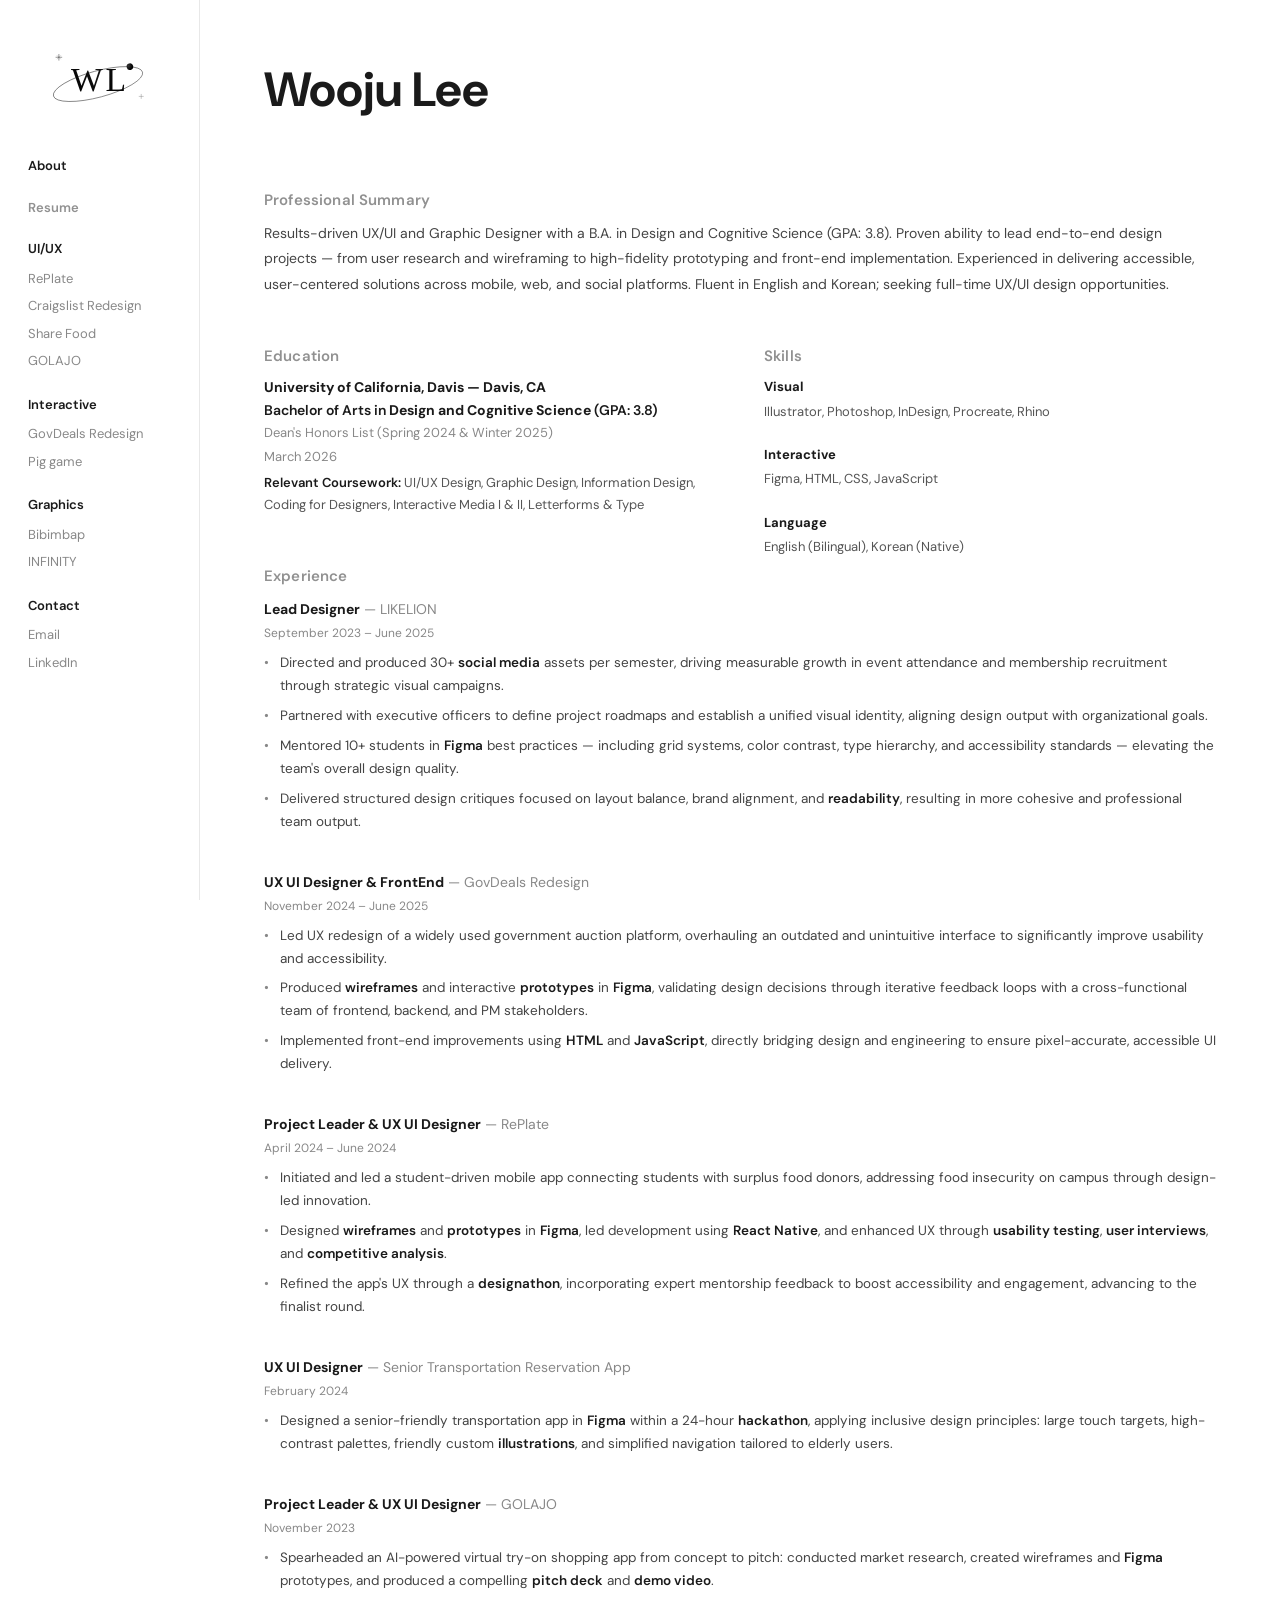
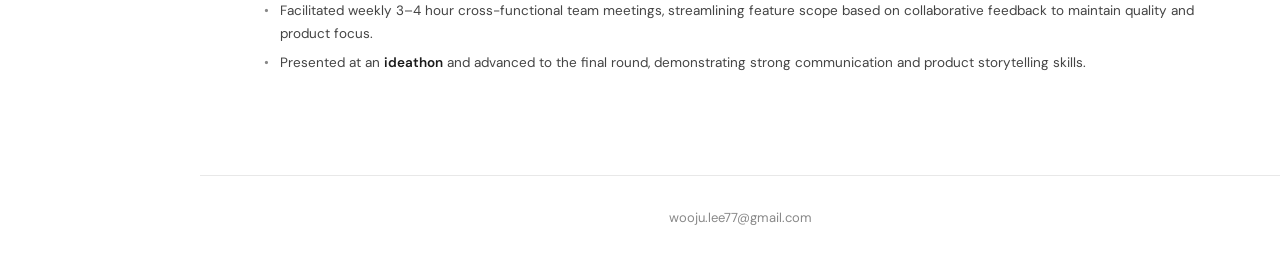
<file: resume.html>
<!DOCTYPE html>
<html lang="en">
<head>
  <meta charset="UTF-8" />
  <meta name="viewport" content="width=device-width, initial-scale=1.0" />
  <title>Resume — Wooju Lee</title>
  <link href="https://fonts.googleapis.com/css2?family=DM+Sans:ital,opsz,wght@0,9..40,300;0,9..40,400;0,9..40,500;0,9..40,600;0,9..40,700;1,9..40,400&display=swap" rel="stylesheet" />
  <link rel="stylesheet" href="style.css" />
</head>
<body>

<!-- ─── SIDEBAR ─────────────────────────────────────────── -->
<aside class="sidebar">
  <div class="sidebar-logo">
    <a href="index.html">
        <svg class="logo-img" viewBox="0 0 340 340" xmlns="http://www.w3.org/2000/svg" style="height:140px;width:auto;">
          <defs>
            <linearGradient id="letterGradR" x1="0" y1="1" x2="1" y2="0">
              <stop offset="0%"   stop-color="#000000"/>
              <stop offset="50%"  stop-color="#0a0a0a"/>
              <stop offset="100%" stop-color="#1a1a1a"/>
            </linearGradient>
            <linearGradient id="orbitGradR" x1="0" y1="0" x2="1" y2="1">
              <stop offset="0%"   stop-color="#111111"/>
              <stop offset="100%" stop-color="#2a2a2a"/>
            </linearGradient>
            <radialGradient id="planetGradR" cx="30%" cy="30%" r="65%">
              <stop offset="0%"   stop-color="#333333"/>
              <stop offset="100%" stop-color="#000000"/>
            </radialGradient>
          </defs>
          <g transform="translate(170,175)">
            <g transform="rotate(-15)">
              <ellipse cx="0" cy="0" rx="112" ry="32" fill="none" stroke="url(#orbitGradR)" stroke-width="1.3" opacity="0.9"/>
              <circle cx="85.8" cy="-20.6" r="8" fill="url(#planetGradR)"/>
            </g>
            <g transform="translate(-95,-65)" opacity="0.85">
              <line x1="0"  y1="-7" x2="0"  y2="7"  stroke="#222222" stroke-width="1.3" stroke-linecap="round"/>
              <line x1="-7" y1="0"  x2="7"  y2="0"  stroke="#222222" stroke-width="1.3" stroke-linecap="round"/>
              <line x1="-4" y1="-4" x2="4"  y2="4"  stroke="#222222" stroke-width="0.6" stroke-linecap="round"/>
              <line x1="4"  y1="-4" x2="-4" y2="4"  stroke="#222222" stroke-width="0.6" stroke-linecap="round"/>
            </g>
            <g transform="translate(105,30)" opacity="0.55">
              <line x1="0"  y1="-5" x2="0"  y2="5"  stroke="#222222" stroke-width="1.1" stroke-linecap="round"/>
              <line x1="-5" y1="0"  x2="5"  y2="0"  stroke="#222222" stroke-width="1.1" stroke-linecap="round"/>
            </g>
            <text x="-28" y="18" font-family="Georgia,serif" font-size="82" font-weight="300" fill="url(#letterGradR)" text-anchor="middle" letter-spacing="-2">W</text>
            <text x="42" y="18" font-family="Georgia,serif" font-size="82" font-weight="300" fill="url(#letterGradR)" text-anchor="middle" letter-spacing="-2">L</text>
          </g>
        </svg>
      </a>
  </div>

  <a href="about.html"  class="nav-standalone">About</a>
  <a href="resume.html" class="nav-standalone active">Resume</a>

  <div class="nav-section">
    <span class="nav-label">UI/UX</span>
    <ul class="nav-links">
      <li><a href="replate.html">RePlate</a></li>
        <li><a href="craigslist.html">Craigslist Redesign</a></li>
        <li><a href="sharefood.html">Share Food</a></li>
        <li><a href="golajo.html">GOLAJO</a></li>
    </ul>
  </div>

  <div class="nav-section">
    <span class="nav-label">Interactive</span>
    <ul class="nav-links">
      <li><a href="govdeals.html">GovDeals Redesign</a></li>
      <li><a href="piggame.html">Pig game</a></li>
    </ul>
  </div>

  <div class="nav-section">
    <span class="nav-label">Graphics</span>
    <ul class="nav-links">
      <li><a href="zine.html">Bibimbap</a></li>
      <li><a href="book.html">INFINITY</a></li>
    </ul>
  </div>

  <div class="nav-section">
    <span class="nav-label">Contact</span>
    <ul class="nav-links">
      <li><a href="mailto:wooju.lee77@gmail.com">Email</a></li>
      <li><a href="https://www.linkedin.com/in/wooju-lee-441898273" target="_blank">LinkedIn</a></li>
    </ul>
  </div>
</aside>

<!-- ─── MOBILE HEADER ─────────────────────────────────────── -->
<header class="mobile-nav">
  <div class="mobile-logo">
    <a href="index.html">
        <svg class="logo-img" viewBox="0 0 340 340" xmlns="http://www.w3.org/2000/svg" style="height:140px;width:auto;">
          <defs>
            <linearGradient id="letterGradR" x1="0" y1="1" x2="1" y2="0">
              <stop offset="0%"   stop-color="#000000"/>
              <stop offset="50%"  stop-color="#0a0a0a"/>
              <stop offset="100%" stop-color="#1a1a1a"/>
            </linearGradient>
            <linearGradient id="orbitGradR" x1="0" y1="0" x2="1" y2="1">
              <stop offset="0%"   stop-color="#111111"/>
              <stop offset="100%" stop-color="#2a2a2a"/>
            </linearGradient>
            <radialGradient id="planetGradR" cx="30%" cy="30%" r="65%">
              <stop offset="0%"   stop-color="#333333"/>
              <stop offset="100%" stop-color="#000000"/>
            </radialGradient>
          </defs>
          <g transform="translate(170,175)">
            <g transform="rotate(-15)">
              <ellipse cx="0" cy="0" rx="112" ry="32" fill="none" stroke="url(#orbitGradR)" stroke-width="1.3" opacity="0.9"/>
              <circle cx="85.8" cy="-20.6" r="8" fill="url(#planetGradR)"/>
            </g>
            <g transform="translate(-95,-65)" opacity="0.85">
              <line x1="0"  y1="-7" x2="0"  y2="7"  stroke="#222222" stroke-width="1.3" stroke-linecap="round"/>
              <line x1="-7" y1="0"  x2="7"  y2="0"  stroke="#222222" stroke-width="1.3" stroke-linecap="round"/>
              <line x1="-4" y1="-4" x2="4"  y2="4"  stroke="#222222" stroke-width="0.6" stroke-linecap="round"/>
              <line x1="4"  y1="-4" x2="-4" y2="4"  stroke="#222222" stroke-width="0.6" stroke-linecap="round"/>
            </g>
            <g transform="translate(105,30)" opacity="0.55">
              <line x1="0"  y1="-5" x2="0"  y2="5"  stroke="#222222" stroke-width="1.1" stroke-linecap="round"/>
              <line x1="-5" y1="0"  x2="5"  y2="0"  stroke="#222222" stroke-width="1.1" stroke-linecap="round"/>
            </g>
            <text x="-28" y="18" font-family="Georgia,serif" font-size="82" font-weight="300" fill="url(#letterGradR)" text-anchor="middle" letter-spacing="-2">W</text>
            <text x="42" y="18" font-family="Georgia,serif" font-size="82" font-weight="300" fill="url(#letterGradR)" text-anchor="middle" letter-spacing="-2">L</text>
          </g>
        </svg>
      </a>
  </div>
  <button class="hamburger" id="menuBtn" aria-label="Open menu">
    <span></span><span></span><span></span>
  </button>
</header>

<div class="mobile-drawer" id="drawer">
  <button class="drawer-close" id="closeDrawer">✕</button>
  <a href="about.html"  class="nav-standalone" onclick="closeMenu()">About</a>
  <a href="resume.html" class="nav-standalone active" onclick="closeMenu()">Resume</a>
  <div class="nav-section">
    <span class="nav-label">UI/UX</span>
    <ul class="nav-links">
      <li><a href="replate.html">RePlate</a></li>
        <li><a href="craigslist.html">Craigslist Redesign</a></li>
        <li><a href="sharefood.html">Share Food</a></li>
        <li><a href="golajo.html">GOLAJO</a></li>
    </ul>
  </div>
  <div class="nav-section">
    <span class="nav-label">Interactive</span>
    <ul class="nav-links">
      <li><a href="govdeals.html" onclick="closeMenu()">GovDeals Redesign</a></li>
      <li><a href="piggame.html" onclick="closeMenu()">Pig game</a></li>
    </ul>
  </div>
  <div class="nav-section">
    <span class="nav-label">Graphics</span>
    <ul class="nav-links">
      <li><a href="zine.html" onclick="closeMenu()">Bibimbap</a></li>
      <li><a href="book.html" onclick="closeMenu()">INFINITY</a></li>
    </ul>
  </div>
  <div class="nav-section">
    <span class="nav-label">Contact</span>
    <ul class="nav-links">
      <li><a href="mailto:wooju.lee77@gmail.com">Email</a></li>
      <li><a href="https://www.linkedin.com/in/wooju-lee-441898273" target="_blank">LinkedIn</a></li>
    </ul>
  </div>
</div>

<!-- ─── RESUME PAGE CONTENT ──────────────────────────────── -->
<main class="main">

  <div class="resume-header">
    <h1>Wooju Lee</h1>
  </div>

  <div class="resume-content">

    <!-- ── Full-width: Professional Summary ─────────────── -->
    <section class="resume-section">
      <h2 class="resume-section-title">Professional Summary</h2>
      <div class="resume-summary">
        <p>Results-driven UX/UI and Graphic Designer with a B.A. in Design and Cognitive Science (GPA: 3.8). Proven ability to lead end-to-end design projects — from user research and wireframing to high-fidelity prototyping and front-end implementation. Experienced in delivering accessible, user-centered solutions across mobile, web, and social platforms. Fluent in English and Korean; seeking full-time UX/UI design opportunities.</p>
      </div>
    </section>

    <!-- ── Side-by-side row: Education (left) + Skills (right) -->
    <div class="resume-edu-skills-row">

      <!-- Education -->
      <section class="resume-section">
        <h2 class="resume-section-title">Education</h2>

        <p class="resume-edu-name">University of California, Davis — Davis, CA</p>
        <p class="resume-edu-degree">Bachelor of Arts in <strong>Design and Cognitive Science</strong> (GPA: 3.8)</p>
        <p class="resume-edu-meta">Dean's Honors List (Spring 2024 &amp; Winter 2025)</p>
        <p class="resume-edu-meta">March 2026</p>
        <p class="resume-edu-courses"><strong>Relevant Coursework:</strong> UI/UX Design, Graphic Design, Information Design,<br>Coding for Designers, Interactive Media I &amp; II, Letterforms &amp; Type</p>
      </section>

      <!-- Skills -->
      <section class="resume-section resume-skills">
        <h2 class="resume-section-title">Skills</h2>

        <div class="skill-group">
          <p class="skill-group-name">Visual</p>
          <p class="skill-group-items">Illustrator, Photoshop, InDesign, Procreate, Rhino</p>
        </div>

        <div class="skill-group">
          <p class="skill-group-name">Interactive</p>
          <p class="skill-group-items">Figma, HTML, CSS, JavaScript</p>
        </div>

        <div class="skill-group">
          <p class="skill-group-name">Language</p>
          <p class="skill-group-items">English (Bilingual), Korean (Native)</p>
        </div>
      </section>

    </div><!-- /resume-edu-skills-row -->

    <!-- ── Full-width: Experience ────────────────────────── -->
    <section class="resume-section">
      <h2 class="resume-section-title">Experience</h2>

      <!-- LIKELION -->
      <div class="resume-entry">
        <p>
          <span class="resume-entry-role">Lead Designer</span>
          <span class="resume-entry-company"> — LIKELION</span>
        </p>
        <span class="resume-entry-date">September 2023 – June 2025</span>
        <ul class="resume-entry-bullets">
          <li>Directed and produced 30+ <strong>social media</strong> assets per semester, driving measurable growth in event attendance and membership recruitment through strategic visual campaigns.</li>
          <li>Partnered with executive officers to define project roadmaps and establish a unified visual identity, aligning design output with organizational goals.</li>
          <li>Mentored 10+ students in <strong>Figma</strong> best practices — including grid systems, color contrast, type hierarchy, and accessibility standards — elevating the team's overall design quality.</li>
          <li>Delivered structured design critiques focused on layout balance, brand alignment, and <strong>readability</strong>, resulting in more cohesive and professional team output.</li>
        </ul>
      </div>

      <!-- GovDeals Redesign -->
      <div class="resume-entry">
        <p>
          <span class="resume-entry-role">UX UI Designer &amp; FrontEnd</span>
          <span class="resume-entry-company"> — GovDeals Redesign</span>
        </p>
        <span class="resume-entry-date">November 2024 – June 2025</span>
        <ul class="resume-entry-bullets">
          <li>Led UX redesign of a widely used government auction platform, overhauling an outdated and unintuitive interface to significantly improve usability and accessibility.</li>
          <li>Produced <strong>wireframes</strong> and interactive <strong>prototypes</strong> in <strong>Figma</strong>, validating design decisions through iterative feedback loops with a cross-functional team of frontend, backend, and PM stakeholders.</li>
          <li>Implemented front-end improvements using <strong>HTML</strong> and <strong>JavaScript</strong>, directly bridging design and engineering to ensure pixel-accurate, accessible UI delivery.</li>
        </ul>
      </div>

      <!-- Share Food -->
      <div class="resume-entry">
        <p>
          <span class="resume-entry-role">Project Leader &amp; UX UI Designer</span>
          <span class="resume-entry-company"> — RePlate</span>
        </p>
        <span class="resume-entry-date">April 2024 – June 2024</span>
        <ul class="resume-entry-bullets">
          <li>Initiated and led a student-driven mobile app connecting students with surplus food donors, addressing food insecurity on campus through design-led innovation.</li>
          <li>Designed <strong>wireframes</strong> and <strong>prototypes</strong> in <strong>Figma</strong>, led development using <strong>React Native</strong>, and enhanced UX through <strong>usability testing</strong>, <strong>user interviews</strong>, and <strong>competitive analysis</strong>.</li>
          <li>Refined the app's UX through a <strong>designathon</strong>, incorporating expert mentorship feedback to boost accessibility and engagement, advancing to the finalist round.</li>
        </ul>
      </div>

      <!-- Senior Transportation Reservation App -->
      <div class="resume-entry">
        <p>
          <span class="resume-entry-role">UX UI Designer</span>
          <span class="resume-entry-company"> — Senior Transportation Reservation App</span>
        </p>
        <span class="resume-entry-date">February 2024</span>
        <ul class="resume-entry-bullets">
          <li>Designed a senior-friendly transportation app in <strong>Figma</strong> within a 24-hour <strong>hackathon</strong>, applying inclusive design principles: large touch targets, high-contrast palettes, friendly custom <strong>illustrations</strong>, and simplified navigation tailored to elderly users.</li>
        </ul>
      </div>

      <!-- GOLAJO -->
      <div class="resume-entry">
        <p>
          <span class="resume-entry-role">Project Leader &amp; UX UI Designer</span>
          <span class="resume-entry-company"> — GOLAJO</span>
        </p>
        <span class="resume-entry-date">November 2023</span>
        <ul class="resume-entry-bullets">
          <li>Spearheaded an AI-powered virtual try-on shopping app from concept to pitch: conducted market research, created wireframes and <strong>Figma</strong> prototypes, and produced a compelling <strong>pitch deck</strong> and <strong>demo video</strong>.</li>
          <li>Facilitated weekly 3–4 hour cross-functional team meetings, streamlining feature scope based on collaborative feedback to maintain quality and product focus.</li>
          <li>Presented at an <strong>ideathon</strong> and advanced to the final round, demonstrating strong communication and product storytelling skills.</li>
        </ul>
      </div>

    </section><!-- /Experience -->

  </div><!-- /resume-content -->

  <footer>wooju.lee77@gmail.com</footer>
</main>

<!-- ─── JAVASCRIPT ────────────────────────────────────────── -->
<script>
  document.getElementById('menuBtn').addEventListener('click', () =>
    document.getElementById('drawer').classList.add('open'));
  document.getElementById('closeDrawer').addEventListener('click', closeMenu);
  function closeMenu() { document.getElementById('drawer').classList.remove('open'); }
</script>
</body>
</html>
</file>
<file: style.css>
/* ════════════════════════════════════════════════════════
   Wooju Lee — Portfolio  |  style.css
   Shared across: index.html · about.html · resume.html
               · sharefood.html · craigslist.html
               · replate.html · golajo.html
════════════════════════════════════════════════════════ */

/* ─── RESET & BASE ────────────────────────────────────── */
*, *::before, *::after { box-sizing: border-box; margin: 0; padding: 0; }

:root {
  --accent:    #919191;
  --text:      #1a1a1a;
  --muted:     #888;
  --border:    #e8e8e8;
  --bg:        #ffffff;
  --sidebar-w: 200px;
  --nav-h:     60px;
}

html { scroll-behavior: smooth; }

body {
  font-family: 'DM Sans', sans-serif;
  color: var(--text);
  background: var(--bg);
  line-height: 1.5;
}

/* ════════════════════════════════════════════════════════
   SHARED LAYOUT — sidebar, mobile nav, drawer, footer
════════════════════════════════════════════════════════ */

/* ─── SIDEBAR ─────────────────────────────────────────── */
.sidebar {
  position: fixed;
  top: 0; left: 0;
  width: var(--sidebar-w);
  height: 100vh;
  padding: 12px 28px;
  display: flex;
  flex-direction: column;
  border-right: 1px solid var(--border);
  background: var(--bg);
  z-index: 100;
  overflow-y: auto;
}

.sidebar-logo { margin-bottom: 4px; line-height: 0; }
.logo-img     { display: block; height: 40px; width: auto; }

/* ─── NAV ─────────────────────────────────────────────── */
.nav-section { margin-bottom: 22px; }

.nav-label {
  font-size: 13px; font-weight: 600;
  color: var(--text); margin-bottom: 8px; display: block;
}

.nav-links {
  list-style: none; display: flex; flex-direction: column; gap: 4px;
}

.nav-links a {
  text-decoration: none; font-size: 13px; font-weight: 400;
  color: var(--muted); transition: color 0.2s; display: block; padding: 2px 0;
}
.nav-links a:hover { color: var(--text); }

.nav-standalone {
  font-size: 13px; font-weight: 600;
  color: var(--text); text-decoration: none;
  display: block; margin-bottom: 22px;
}
.nav-standalone:hover    { color: var(--accent); }
.nav-standalone.active   { color: var(--accent); }

/* ─── MAIN WRAPPER ────────────────────────────────────── */
.main { margin-left: var(--sidebar-w); min-height: 100vh; }

/* ─── FOOTER ──────────────────────────────────────────── */
footer {
  text-align: center; padding: 32px 0 40px;
  border-top: 1px solid var(--border);
  font-size: 13px; color: var(--muted);
}

/* ─── MOBILE NAV ──────────────────────────────────────── */
.mobile-nav {
  display: none; position: fixed;
  top: 0; left: 0; right: 0; height: var(--nav-h);
  background: var(--bg); border-bottom: 1px solid var(--border);
  z-index: 200; align-items: center;
  justify-content: space-between; padding: 0 24px;
}
.mobile-logo { line-height: 0; }

.hamburger {
  background: none; border: none; cursor: pointer;
  display: flex; flex-direction: column; gap: 5px; padding: 4px;
}
.hamburger span {
  display: block; width: 22px; height: 2px;
  background: var(--text); border-radius: 2px;
}

/* ─── MOBILE DRAWER ───────────────────────────────────── */
.mobile-drawer {
  position: fixed; inset: 0; background: var(--bg);
  z-index: 300; padding: 24px 28px; overflow-y: auto;
  transform: translateX(-100%); transition: transform 0.35s ease;
}
.mobile-drawer.open { transform: translateX(0); }

.drawer-close {
  background: none; border: none; cursor: pointer;
  font-size: 24px; color: var(--text); margin-bottom: 28px; display: block;
}

/* ════════════════════════════════════════════════════════
   HOME PAGE  (index.html)
════════════════════════════════════════════════════════ */

/* ─── HERO ────────────────────────────────────────────── */
.hero {
  padding: 64px 64px 48px 64px;
  border-bottom: 1px solid var(--border);
}
.hero-tag {
  font-size: 13px; color: var(--muted);
  margin-bottom: 12px; letter-spacing: 0.02em;
}
.hero h1 {
  font-size: clamp(26px, 3vw, 38px);
  font-weight: 700; line-height: 1.2; margin-bottom: 16px;
}
.hero h1 .name { color: var(--accent); }
.hero p        { font-size: 15px; color: #444; max-width: 420px; line-height: 1.65; }
.hero p .role  { color: var(--accent); font-weight: 500; }

/* ─── WORKS GRID ──────────────────────────────────────── */
.works { padding: 48px 64px 80px; }

.grid {
  display: grid;
  grid-template-columns: repeat(2, 1fr);
  gap: 40px 32px;
}

/* ─── CARD ────────────────────────────────────────────── */
.card {
  cursor: pointer; opacity: 0; transform: translateY(18px);
  transition: opacity 0.6s ease, transform 0.6s ease;
  text-decoration: none; color: inherit; display: block;
}
.card.visible { opacity: 1; transform: translateY(0); }

.card:nth-child(1) { transition-delay: 0.05s; }
.card:nth-child(2) { transition-delay: 0.12s; }
.card:nth-child(3) { transition-delay: 0.19s; }
.card:nth-child(4) { transition-delay: 0.26s; }
.card:nth-child(5) { transition-delay: 0.33s; }
.card:nth-child(6) { transition-delay: 0.40s; }
.card:nth-child(7) { transition-delay: 0.47s; }
.card:nth-child(8) { transition-delay: 0.54s; }

/* ─── CARD THUMBNAIL ──────────────────────────────────── */
.card-thumb {
  width: 100%; aspect-ratio: 4 / 3;
  overflow: hidden;
  margin-bottom: 12px; position: relative;
  background: #f8f8f8;
}
.card-thumb img {
  width: 100%; height: 100%;
  object-fit: cover; display: block;
  transition: transform 0.45s ease;
}
.card:hover .card-thumb img { transform: scale(1.04); }

.card-overlay {
  position: absolute; inset: 0;
  background: rgba(0,0,0,0); transition: background 0.3s ease;
  display: flex; align-items: center; justify-content: center;
}
.card-overlay-label {
  font-size: 13px; font-weight: 600; color: #fff;
  background: rgba(0,0,0,0.52); padding: 8px 18px;
  border-radius: 20px; opacity: 0; transform: translateY(6px);
  transition: opacity 0.3s ease, transform 0.3s ease; letter-spacing: 0.03em;
}
.card:hover .card-overlay       { background: rgba(0,0,0,0.06); }
.card:hover .card-overlay-label { opacity: 1; transform: translateY(0); }

/* ─── CARD META ───────────────────────────────────────── */
.card-meta  { display: flex; justify-content: space-between; align-items: flex-start; }
.card-title { font-size: 14px; font-weight: 600; margin-bottom: 2px; }
.card-type  { font-size: 12px; color: var(--muted); }
.card-year  { font-size: 12px; color: var(--muted); flex-shrink: 0; margin-left: 12px; }

/* ════════════════════════════════════════════════════════
   ABOUT PAGE  (about.html)
════════════════════════════════════════════════════════ */

.about-header {
  padding: 64px 64px 40px;
  border-bottom: 1px solid var(--border);
}
.about-header h1 {
  font-size: clamp(32px, 4vw, 48px);
  font-weight: 700; line-height: 1.1;
}

.about-content {
  padding: 56px 64px 80px;
  display: flex;
  gap: 56px;
  align-items: flex-start;
}

.about-photo {
  flex-shrink: 0;
  width: 380px;
  overflow: hidden;
}
.about-photo img {
  width: 100%;
  height: auto;
  display: block;
  object-fit: cover;
}

/* Bio text */
.about-bio {
  flex: 1;
  padding-top: 2px;
}
.about-bio p {
  font-size: 15px; color: #444; line-height: 1.85; margin-bottom: 22px;
}
.about-bio p:last-child { margin-bottom: 0; }
.about-bio a {
  color: var(--accent); text-decoration: none; font-weight: 500;
}
.about-bio a:hover { text-decoration: underline; }

/* ════════════════════════════════════════════════════════
   RESUME PAGE  (resume.html)
════════════════════════════════════════════════════════ */

.resume-header {
  padding: 64px 64px 20px;
}
.resume-header h1 {
  font-size: clamp(32px, 4vw, 48px);
  font-weight: 700; line-height: 1.1;
}
.resume-contact {
  margin-top: 10px;
  display: flex;
  flex-wrap: wrap;
  gap: 4px 24px;
  font-size: 13px;
  color: var(--muted);
}

.resume-content {
  padding: 52px 64px 100px;
}

/* Two-column row used only for Education + Skills */
.resume-edu-skills-row {
  display: grid;
  grid-template-columns: 1fr 1fr;
  gap: 0 48px;
  align-items: start;
}

/* ─── Section wrapper ─────────────────────────────────── */
.resume-section { margin-bottom: 48px; }
.resume-section:last-child { margin-bottom: 0; }

.resume-section-title {
  font-size: 15px; font-weight: 600;
  color: var(--accent);
  margin-bottom: 10px;
  letter-spacing: 0.01em;
}

/* ─── Summary ─────────────────────────────────────────── */
.resume-summary p {
  font-size: 14px; color: #444; line-height: 1.8;
}

/* ─── Education ───────────────────────────────────────── */
.resume-edu-name   { font-size: 14px; font-weight: 700; color: var(--text); margin-bottom: 2px; }
.resume-edu-degree { font-size: 14px; font-weight: 600; color: var(--text); margin-bottom: 2px; }
.resume-edu-gpa    { font-size: 13.5px; font-weight: 600; color: var(--text); margin-bottom: 2px; }
.resume-edu-meta   { font-size: 13px; color: var(--muted); margin-bottom: 4px; }
.resume-edu-courses {
  font-size: 13px; color: #555; line-height: 1.7; margin-top: 6px;
}
.resume-edu-courses strong { font-weight: 600; color: var(--text); }

/* ─── Experience entries ──────────────────────────────── */
.resume-entry { margin-bottom: 36px; }
.resume-entry:last-child { margin-bottom: 0; }

.resume-entry-role    { font-size: 14px; font-weight: 700; color: var(--text); }
.resume-entry-company { font-size: 14px; font-weight: 400; color: var(--muted); }
.resume-entry-date    { font-size: 12px; color: var(--muted); display: block; margin: 3px 0 10px; }

.resume-entry-bullets {
  list-style: none; display: flex; flex-direction: column; gap: 7px;
}
.resume-entry-bullets li {
  font-size: 13.5px; color: #444; line-height: 1.7;
  padding-left: 16px; position: relative;
}
.resume-entry-bullets li::before {
  content: '•'; position: absolute; left: 0; color: var(--muted);
}
.resume-entry-bullets li strong { font-weight: 600; color: var(--text); }

/* ─── Skills sidebar ──────────────────────────────────── */
.resume-skills { padding-top: 0; }

.skill-group { margin-bottom: 22px; }
.skill-group:last-child { margin-bottom: 0; }

.skill-group-name {
  font-size: 13px; font-weight: 700; color: var(--text); margin-bottom: 4px;
}
.skill-group-items {
  font-size: 13px; color: #555; line-height: 1.7;
}

/* ════════════════════════════════════════════════════════
   RESPONSIVE
════════════════════════════════════════════════════════ */
@media (max-width: 900px) {
  .sidebar    { display: none; }
  .mobile-nav { display: flex; }
  .main       { margin-left: 0; padding-top: var(--nav-h); }

  /* home */
  .hero  { padding: 40px 28px 36px; }
  .works { padding: 32px 28px 60px; }

  /* about */
  .about-header  { padding: 40px 28px 32px; }
  .about-content { flex-direction: column; gap: 32px; padding: 40px 28px 60px; }
  .about-photo   { width: 100%; height: 260px; }

  /* resume */
  .resume-header          { padding: 40px 28px 32px; }
  .resume-content         { padding: 40px 28px 60px; }
  .resume-edu-skills-row  { grid-template-columns: 1fr; }
}

@media (max-width: 600px) {
  .grid           { grid-template-columns: 1fr; gap: 32px; }
  .hero           { padding: 32px 20px 28px; }
  .works          { padding: 24px 20px 48px; }
  .about-header   { padding: 32px 20px 28px; }
  .about-content  { padding: 32px 20px 48px; }
  .resume-header  { padding: 32px 20px 28px; }
  .resume-content { padding: 32px 20px 48px; }
}

/* ════════════════════════════════════════════════════════
   PROJECT DETAIL PAGE  (sharefood.html, etc.)
════════════════════════════════════════════════════════ */

/* ─── Page header ─────────────────────────────────────── */
.proj-header {
  padding: 52px 60px 36px;
  border-bottom: 1px solid var(--border);
  text-align: center;
}
.proj-header-inner {
  max-width: 820px;
  margin: 0 auto;
}
.proj-header h1 {
  font-size: clamp(22px, 2.6vw, 32px);
  font-weight: 700;
  line-height: 1.2;
  margin-bottom: 14px;
}
.proj-header-sub {
  font-size: 14px;
  color: var(--muted);
  line-height: 1.7;
  white-space: normal;
}

/* ─── Main content area ───────────────────────────────── */
.proj-body {
  max-width: 820px;
  margin: 0 auto;
  padding: 48px 60px 100px;
}

/* ─── Hero image ──────────────────────────────────────── */
.proj-hero {
  width: 100%;
  margin: 48px 0;
  overflow: hidden;
  background: #f8f8f8;
}
.proj-hero img {
  width: 100%;
  display: block;
  object-fit: cover;
}

/* ─── Section headings ────────────────────────────────── */
.proj-section {
  margin-bottom: 48px;
}

.proj-h2 {
  font-size: 18px;
  font-weight: 700;
  color: var(--text);
  margin-bottom: 16px;
  padding-bottom: 10px;
  border-bottom: 1px solid var(--border);
}

.proj-h3 {
  font-size: 14px;
  font-weight: 700;
  color: var(--muted);
  margin: 22px 0 10px;
  letter-spacing: 0.04em;
  text-transform: uppercase;
}

.proj-two-col {
  display: grid;
  grid-template-columns: 1fr 1fr;
  gap: 32px;
}

.proj-bullets {
  list-style: disc;
  padding-left: 18px;
  font-size: 14px;
  line-height: 1.8;
  color: var(--text);
}

.proj-h4 {
  font-size: 14px;
  font-weight: 700;
  color: var(--text);
  margin-bottom: 6px;
}

/* ─── Body text ───────────────────────────────────────── */
.proj-p {
  font-size: 14px;
  color: #444;
  line-height: 1.8;
  margin-bottom: 14px;
}
.proj-p:last-child { margin-bottom: 0; }

/* ─── Bullet lists ────────────────────────────────────── */
.proj-list {
  list-style: none;
  display: flex;
  flex-direction: column;
  gap: 7px;
  margin-bottom: 14px;
}
.proj-list li {
  font-size: 14px;
  color: #444;
  line-height: 1.75;
  padding-left: 16px;
  position: relative;
}
.proj-list li::before {
  content: '•';
  position: absolute;
  left: 0;
  color: var(--muted);
}
.proj-list li strong { font-weight: 600; color: var(--text); }

/* ─── SWOT grid ───────────────────────────────────────── */
.proj-swot {
  display: grid;
  grid-template-columns: 1fr 1fr;
  gap: 24px 32px;
}


/* ─── Numbered feature sections ──────────────────────── */
.proj-feature {
  margin-bottom: 28px;
}
.proj-feature-num {
  font-size: 13px;
  font-weight: 700;
  color: var(--accent);
  margin-bottom: 4px;
  letter-spacing: 0.02em;
}

/* ─── Image placeholders ──────────────────────────────── */
.proj-img-placeholder {
  width: 100%;
  background: #f4f4f4;
  border: 1.5px dashed #d4d4d4;
  display: flex;
  flex-direction: column;
  align-items: center;
  justify-content: center;
  gap: 10px;
  color: #bbb;
  font-size: 12px;
  font-weight: 500;
  letter-spacing: 0.04em;
}
.proj-img-placeholder svg { opacity: 0.3; }

/* Single full-width placeholder */
.proj-img-single {
  aspect-ratio: 16 / 7;
  margin-bottom: 0;
}

/* Two-column placeholder grid */
.proj-img-grid-2 {
  display: grid;
  grid-template-columns: 1fr 1fr;
  gap: 16px;
}
.proj-img-grid-2 .proj-img-placeholder {
  aspect-ratio: 4 / 3;
}

/* Four-column / 2×2 placeholder grid */
.proj-img-grid-4 {
  display: grid;
  grid-template-columns: repeat(4, 1fr);
  gap: 12px;
  margin-bottom: 12px;
}
.proj-img-grid-4 .proj-img-placeholder {
  aspect-ratio: 3 / 4;
}

/* Hi-fi tall grid — two rows, flexible columns */
.proj-hifi-grid {
  display: grid;
  grid-template-columns: repeat(3, 1fr);
  gap: 14px;
}
.proj-hifi-grid .proj-img-placeholder {
  aspect-ratio: 9 / 16;
}

/* ─── Responsive ──────────────────────────────────────── */
@media (max-width: 900px) {
  .proj-header     { padding: 40px 28px 28px; }
  .proj-header-sub { white-space: normal; }   /* allow wrap on narrow screens */
  .proj-body       { padding: 36px 28px 80px; }
  .proj-swot       { grid-template-columns: 1fr; gap: 20px; }
  .proj-img-grid-4 { grid-template-columns: repeat(2, 1fr); }
  .proj-hifi-grid  { grid-template-columns: repeat(2, 1fr); }
}
@media (max-width: 600px) {
  .proj-header     { padding: 32px 20px 24px; }
  .proj-body       { padding: 28px 20px 60px; }
  .proj-img-grid-2 { grid-template-columns: 1fr; }
  .proj-img-grid-4 { grid-template-columns: 1fr 1fr; }
  .proj-hifi-grid  { grid-template-columns: 1fr 1fr; }
  .proj-two-col    { grid-template-columns: 1fr; }
}
/* ─── Project page real images ────────────────────────── */

/* Generic constrained image inside proj-body */
.proj-img {
  width: 100%;
  height: 100%;
  display: block;
  object-fit: cover;
}

/* Persona 2×2 grid — fixed height cards so all 4 match */
.proj-persona-grid {
  display: grid;
  grid-template-columns: 1fr 1fr;
  gap: 16px;
  margin-bottom: 0;
}
.proj-persona-grid img {
  width: 100%;
  aspect-ratio: 4 / 3;
  object-fit: cover;
  display: block;
}

/* Ideation & wireframe — small originals, show at natural
   size centred; never stretch beyond their real width */
.proj-ideation-row {
  display: flex;
  gap: 24px;
  align-items: flex-start;
  justify-content: center;
}
.proj-ideation-row img {
  max-width: 45%;
  height: auto;
  display: block;
  border: 1px solid var(--border);
}

/* Hi-fi — full column width, natural aspect ratio */
.proj-hifi-img {
  width: 100%;
  height: auto;
  display: block;
}

@media (max-width: 600px) {
  .proj-persona-grid  { grid-template-columns: 1fr; }
  .proj-ideation-row  { flex-direction: column; align-items: center; }
  .proj-ideation-row img { max-width: 100%; }
}

/* ─── Craigslist-style exhibit block ──────────────────────
   Used for sections whose screenshot is labelled with a
   bold display-size heading (User Surveys, User Persona,
   Information Architecture, Low-fi, Final Design,
   Colors and Type). Matches reference "card" appearance.  */
.proj-exhibit {
  background: #f8f8f8;
  overflow: hidden;
  margin-top: 16px;
}
.proj-exhibit-label {
  padding: 20px 24px 0;
  font-size: 11px;
  color: var(--muted);
  letter-spacing: 0.06em;
  text-transform: uppercase;
}
.proj-exhibit-title {
  padding: 4px 24px 16px;
  font-size: clamp(22px, 3vw, 32px);
  font-weight: 700;
  color: var(--text);
  line-height: 1.15;
}
.proj-exhibit-img {
  /* placeholder inside exhibit — swap for <img> when ready */
  width: 100%;
}
.proj-exhibit-img.proj-img-placeholder {
  border-radius: 0;
  border: none;
  border-top: 1.5px dashed #d4d4d4;
  aspect-ratio: 16 / 9;
}
/* real image inside exhibit */
.proj-exhibit-img img {
  width: 100%;
  height: auto;
  display: block;
}

/* Ordered list with numbers (Competitive Analysis) */
.proj-ol {
  list-style: none;
  display: flex;
  flex-direction: column;
  gap: 6px;
  margin-bottom: 14px;
  counter-reset: proj-counter;
}
.proj-ol li {
  font-size: 14px;
  color: #444;
  line-height: 1.75;
  padding-left: 22px;
  position: relative;
  counter-increment: proj-counter;
}
.proj-ol li::before {
  content: counter(proj-counter) '.';
  position: absolute;
  left: 0;
  color: var(--muted);
  font-weight: 500;
}

/* Figma link line */
.proj-link {
  font-size: 13px;
  color: var(--muted);
  word-break: break-all;
  line-height: 1.6;
}
.proj-link a {
  color: var(--accent);
  text-decoration: none;
}
.proj-link a:hover { text-decoration: underline; }

/* Placeholder icon helper (reusable) */
.ph-icon { display: block; margin: 0 auto 8px; opacity: 0.25; }
/* ─── Global image containment inside project pages ──── */
/* Prevents ANY image from overflowing its container      */
.proj-body img,
.proj-section img {
  max-width: 100%;
  height: auto;
  display: block;
}

/* Survey images — stack vertically, full width each */
.proj-survey-stack {
  display: flex;
  flex-direction: column;
  gap: 16px;
}
.proj-survey-stack img {
  width: 100%;
  height: auto;
  display: block;
}

/* Single full-width image wrapper */
.proj-img-wrap {
  width: 100%;
  overflow: hidden;
}
.proj-img-wrap img {
  width: 100%;
  height: auto;
  display: block;
}

/* ════════════════════════════════════════════════════════
   REPLATE PAGE — split row layout
   text on one side, image placeholder on the other
════════════════════════════════════════════════════════ */

/* Generic two-column split: text | image */
.proj-split {
  display: grid;
  grid-template-columns: 1fr 1fr;
  gap: 32px;
  align-items: center;
  margin-top: 16px;
}
/* Reverse column order: image | text */
.proj-split.img-first {
  direction: rtl;  /* flip columns visually */
}
.proj-split.img-first > * {
  direction: ltr;  /* reset content direction */
}


.proj-split-text p { margin-bottom: 10px; }
.proj-split-text p:last-child { margin-bottom: 0; }

/* image side — placeholder fills the slot */
.proj-split-img .proj-img-placeholder {
  aspect-ratio: 4 / 3;
  width: 100%;
}
/* real image when added */
.proj-split-img img {
  width: 100%;
  height: auto;
  display: block;
}

/* Narrow numbered label above a split row (Wire Fidelity) */
.proj-split-label {
  font-size: 11px;
  font-weight: 700;
  color: var(--muted);
  letter-spacing: 0.08em;
  text-transform: uppercase;
  margin-bottom: 10px;
}

/* Feature title used in High-Fidelity sections */
.proj-feature-title {
  font-size: 15px;
  font-weight: 700;
  color: var(--text);
  margin-bottom: 8px;
}

/* Sub-heading inside a section (e.g. "Key Challenges") */
.proj-sub-h {
  font-size: 13px;
  font-weight: 700;
  color: var(--text);
  margin: 18px 0 6px;
}

/* Divider line between split rows in a section */
.proj-row-divider {
  border: none;
  border-top: 1px solid var(--border);
  margin: 32px 0;
}

@media (max-width: 700px) {
  .proj-split          { grid-template-columns: 1fr; }
  .proj-split.img-first { direction: ltr; }
}

/* ════════════════════════════════════════════════════════
   INFINITY BOOK  (book.html)
   CSS 3D page-flip — 8 leaves, pivot at spine
════════════════════════════════════════════════════════ */

/* ─── Section wrapper ─────────────────────────────────── */
.infinity-book-section {
  padding: 56px 24px 72px;
  display: flex;
  justify-content: center;
  background: #f9f9f9;
  border-top: 1px solid var(--border);
  border-bottom: 1px solid var(--border);
}

/* ─── Centered column ─────────────────────────────────── */
.book-wrapper {
  display: flex;
  flex-direction: column;
  align-items: center;
  gap: 28px;
  width: 100%;
  max-width: 900px;
}

/* ─── Hint text ───────────────────────────────────────── */
.book-hint {
  font-size: 12px;
  color: var(--muted);
  letter-spacing: 0.04em;
  transition: opacity 0.6s ease;
}
.book-hint.faded {
  opacity: 0;
  pointer-events: none;
}

/* ─── Perspective container ───────────────────────────── */
.book-scene {
  position: relative;   /* anchor for .book-left-mask */
  width: 100%;
  perspective: 2500px;
  perspective-origin: center center;
}

/* ─── Clip wrapper (no preserve-3d — clip-path works here) */
.book-clip-wrap {
  width: 100%;
  max-width: 840px;
  margin: 0 auto;
  transition: transform 0.45s ease;
}

/* ─── Book frame ──────────────────────────────────────── */
.book {
  position: relative;
  width: 100%;
  aspect-ratio: 1017 / 512; /* exact double-page ratio (1017 × 2 : 1024) */
  background: #ede9e3;      /* paper interior */
  transform-style: preserve-3d;
  cursor: pointer;
  user-select: none;
}

/* ─── Spine gradient (removed — no shadows) ───────────── */
.book-spine { display: none; }

/* ─── Cover states — single-page appearance ────────────
   clip-path crops the wrapper to one half; translateX centres
   the visible half in the scene.
   clip-path snaps instantly; transform animates via .book-clip-wrap transition. */

/* ── Clip classes (instant snap — applied to wrapper, not preserve-3d element) */
/* cover-clip-l: hide the empty left half (front-cover state) */
.book-scene.cover-clip-l .book-clip-wrap { clip-path: inset(0 0 0 50%); }
/* cover-clip-r: hide the empty right half (back-cover state) */
.book-scene.cover-clip-r .book-clip-wrap { clip-path: inset(0 50% 0 0); }

/* ── Centering classes (smoothly animated via .book-clip-wrap transition) */
/* cover-pos-l: slide right half into centre */
.book-scene.cover-pos-l .book-clip-wrap { transform: translateX(-25%); }
/* cover-pos-r: slide left half into centre */
.book-scene.cover-pos-r .book-clip-wrap { transform: translateX(25%); }

/* No spine divider when only one page is clipped in */
.book-scene.cover-clip-l .book-spine,
.book-scene.cover-clip-r .book-spine {
  opacity: 0;
}

/* ─── Hover navigation zones ─────────────────────────── */
.book-hover-zone {
  position: absolute;
  top: 0;
  bottom: 0;
  z-index: 28;
  display: flex;
  align-items: center;
  justify-content: center;
  background: none;
  cursor: pointer;
}
.book-hover-left {
  right: 50%;
  left: max(0px, calc(50% - 420px));
}
.book-hover-right {
  left: 50%;
  right: max(0px, calc(50% - 420px));
}

/* Arrow badge that appears on hover */
.book-hover-zone::after {
  display: block;
  width: 44px;
  height: 44px;
  border-radius: 50%;
  background: rgba(255,255,255,0.92);
  font-size: 18px;
  line-height: 44px;
  text-align: center;
  color: rgba(0,0,0,0.50);
  opacity: 0;
  transition: opacity 0.25s;
}
.book-hover-left::after  { content: '←'; }
.book-hover-right::after { content: '→'; }

.book-hover-zone:not(.disabled):hover              { background: none; }
.book-hover-zone:not(.disabled):hover::after       { opacity: 1; }

.book-hover-zone.disabled {
  cursor: default;
  pointer-events: none;
}

/* ─── Individual leaf ─────────────────────────────────── */
.page {
  position: absolute;
  top: 0;
  left: 50%;          /* anchored to the right half of the book */
  width: 50%;
  height: 100%;
  transform-origin: left center;   /* pivot at spine */
  transform-style: preserve-3d;
  transition: transform 0.75s cubic-bezier(0.645, 0.045, 0.355, 1.000);
  will-change: transform;
}

/* Fully flipped — leaf has rotated to the left half */
.page.flipped {
  transform: rotateY(-180deg);
}

/* ─── Page faces ──────────────────────────────────────── */
.page-front,
.page-back {
  position: absolute;
  inset: 0;
  overflow: hidden;
  background: #fff;
  backface-visibility: hidden;
  -webkit-backface-visibility: hidden;
}

/* Back face must counter-rotate so it reads correctly */
.page-back {
  transform: rotateY(180deg);
}

/* ─── Page images — override global proj-body rules ────── */
.book .page-front img,
.book .page-back img {
  width: 100%;
  height: 100%;
  max-width: none;
  display: block;
  object-fit: contain;
  border-radius: 0;
}

/* ─── Inner-edge spine shadows ────────────────────────── */
.page-front::after,
.page-back::after {
  content: '';
  position: absolute;
  top: 0;
  width: 14px;
  height: 100%;
  pointer-events: none;
  z-index: 1;
}
/* Shadow on right-side page (near spine = left edge of leaf) */
.page-front::after {
  left: 0;
  background: linear-gradient(to right, rgba(0,0,0,0.12), transparent);
}
/* Shadow on left-side page (near spine = right edge of flipped leaf) */
.page-back::after {
  right: 0;
  background: linear-gradient(to left, rgba(0,0,0,0.12), transparent);
}

/* ─── Navigation controls ─────────────────────────────── */
.book-controls {
  display: flex;
  align-items: center;
  gap: 20px;
}

.book-btn {
  background: none;
  border: 1.5px solid var(--border);
  border-radius: 6px;
  padding: 8px 22px;
  font-family: 'DM Sans', sans-serif;
  font-size: 13px;
  font-weight: 500;
  color: var(--text);
  cursor: pointer;
  transition: border-color 0.2s, background 0.2s, color 0.2s;
  letter-spacing: 0.01em;
}
.book-btn:not(:disabled):hover {
  border-color: var(--text);
  background: var(--text);
  color: #fff;
}
.book-btn:disabled {
  opacity: 0.30;
  cursor: default;
}

.book-page-info {
  font-size: 13px;
  color: var(--muted);
  min-width: 130px;
  text-align: center;
  letter-spacing: 0.02em;
}

/* ─── Responsive ──────────────────────────────────────── */
@media (max-width: 900px) {
  .infinity-book-section { padding: 40px 16px 56px; }
  .book-wrapper           { gap: 22px; }
}
@media (max-width: 600px) {
  .infinity-book-section { padding: 28px 12px 44px; }
  .book-wrapper           { gap: 18px; }
  .book-btn               { padding: 7px 16px; font-size: 12px; }
  .book-page-info         { min-width: 100px; }
}
</file>
